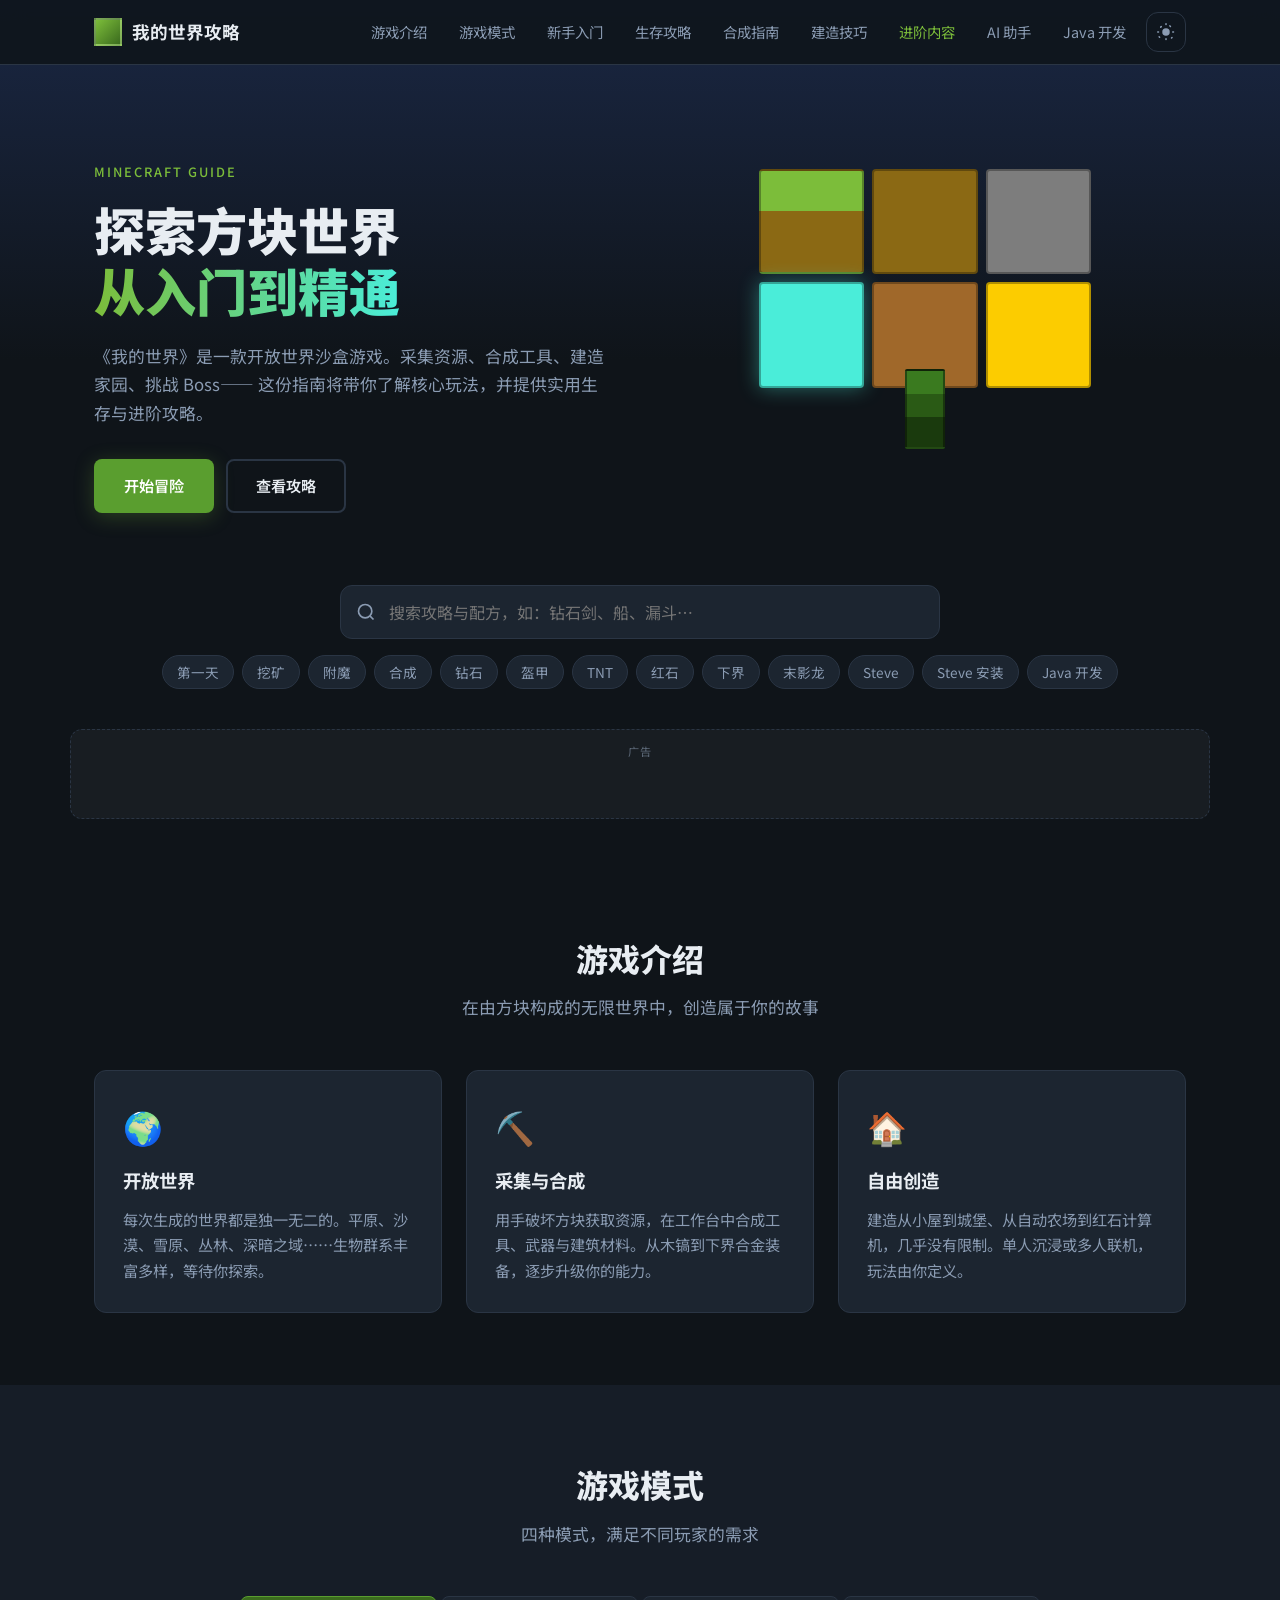
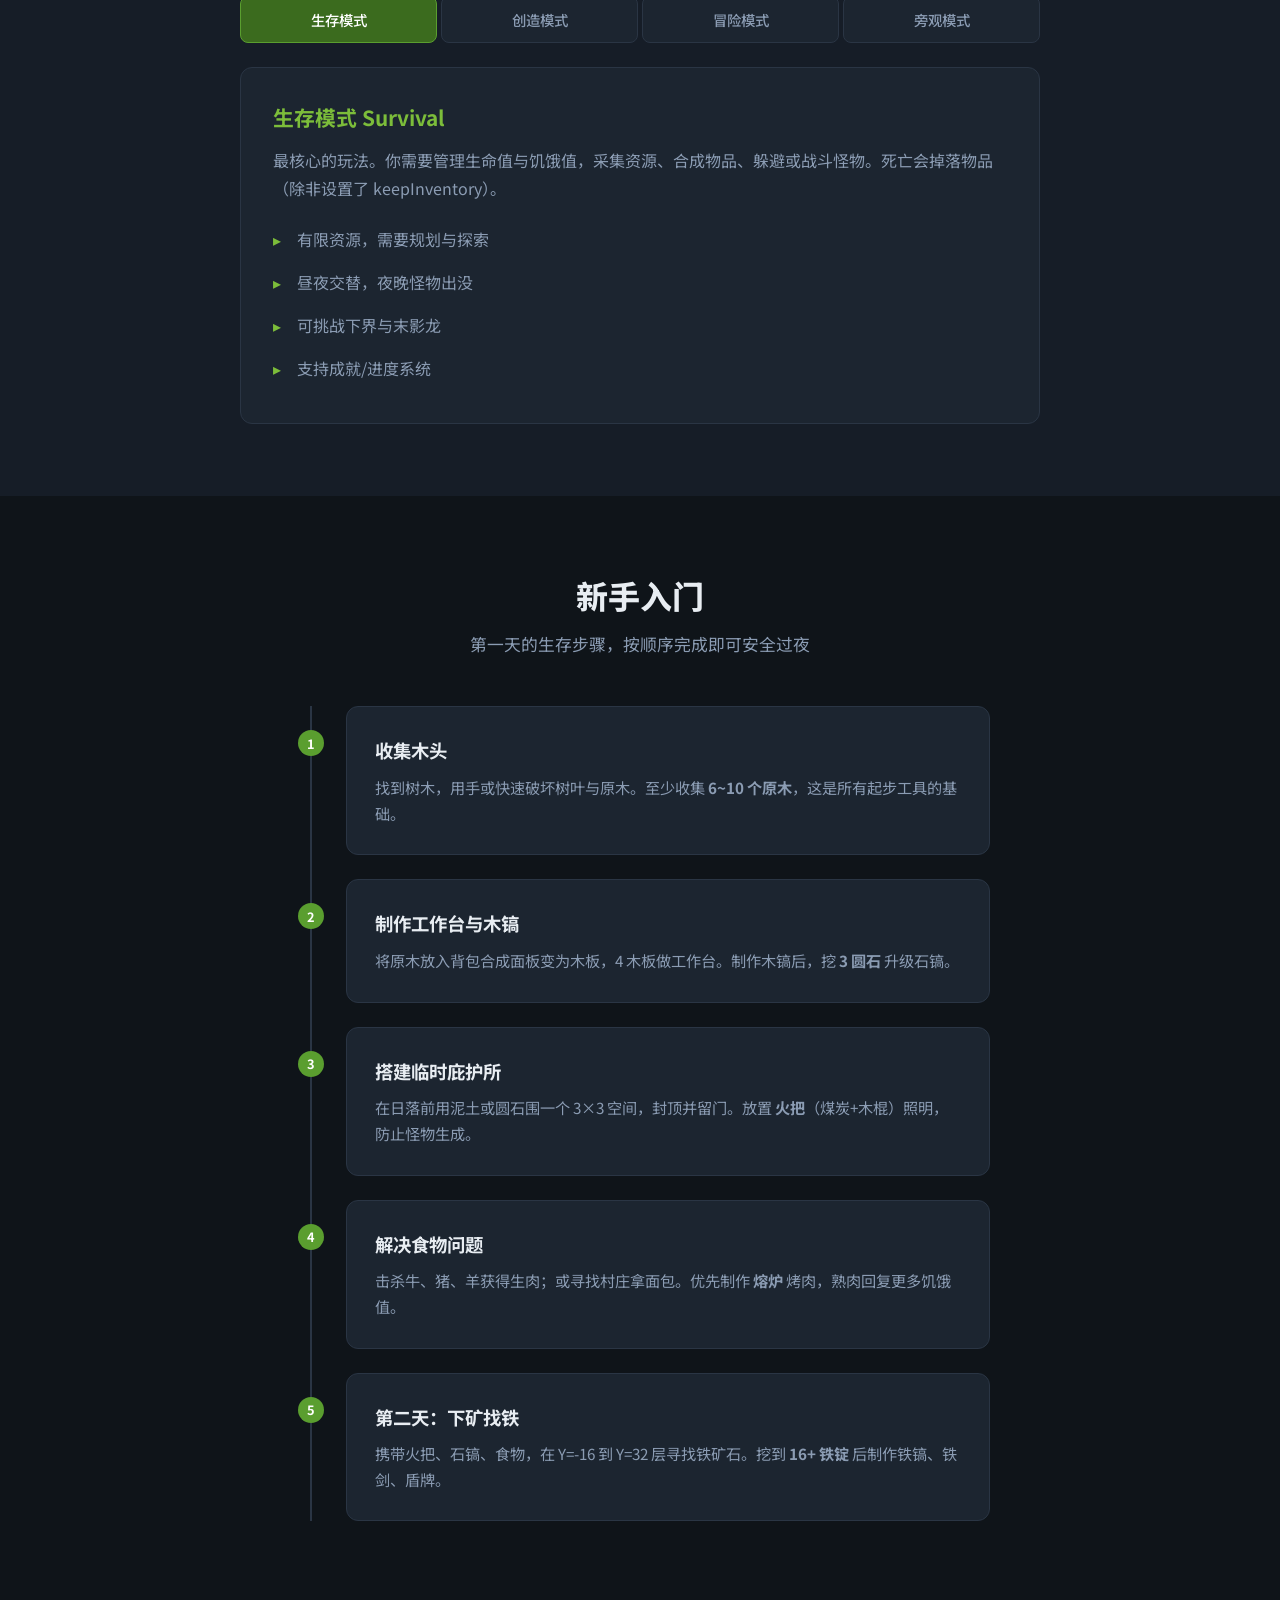
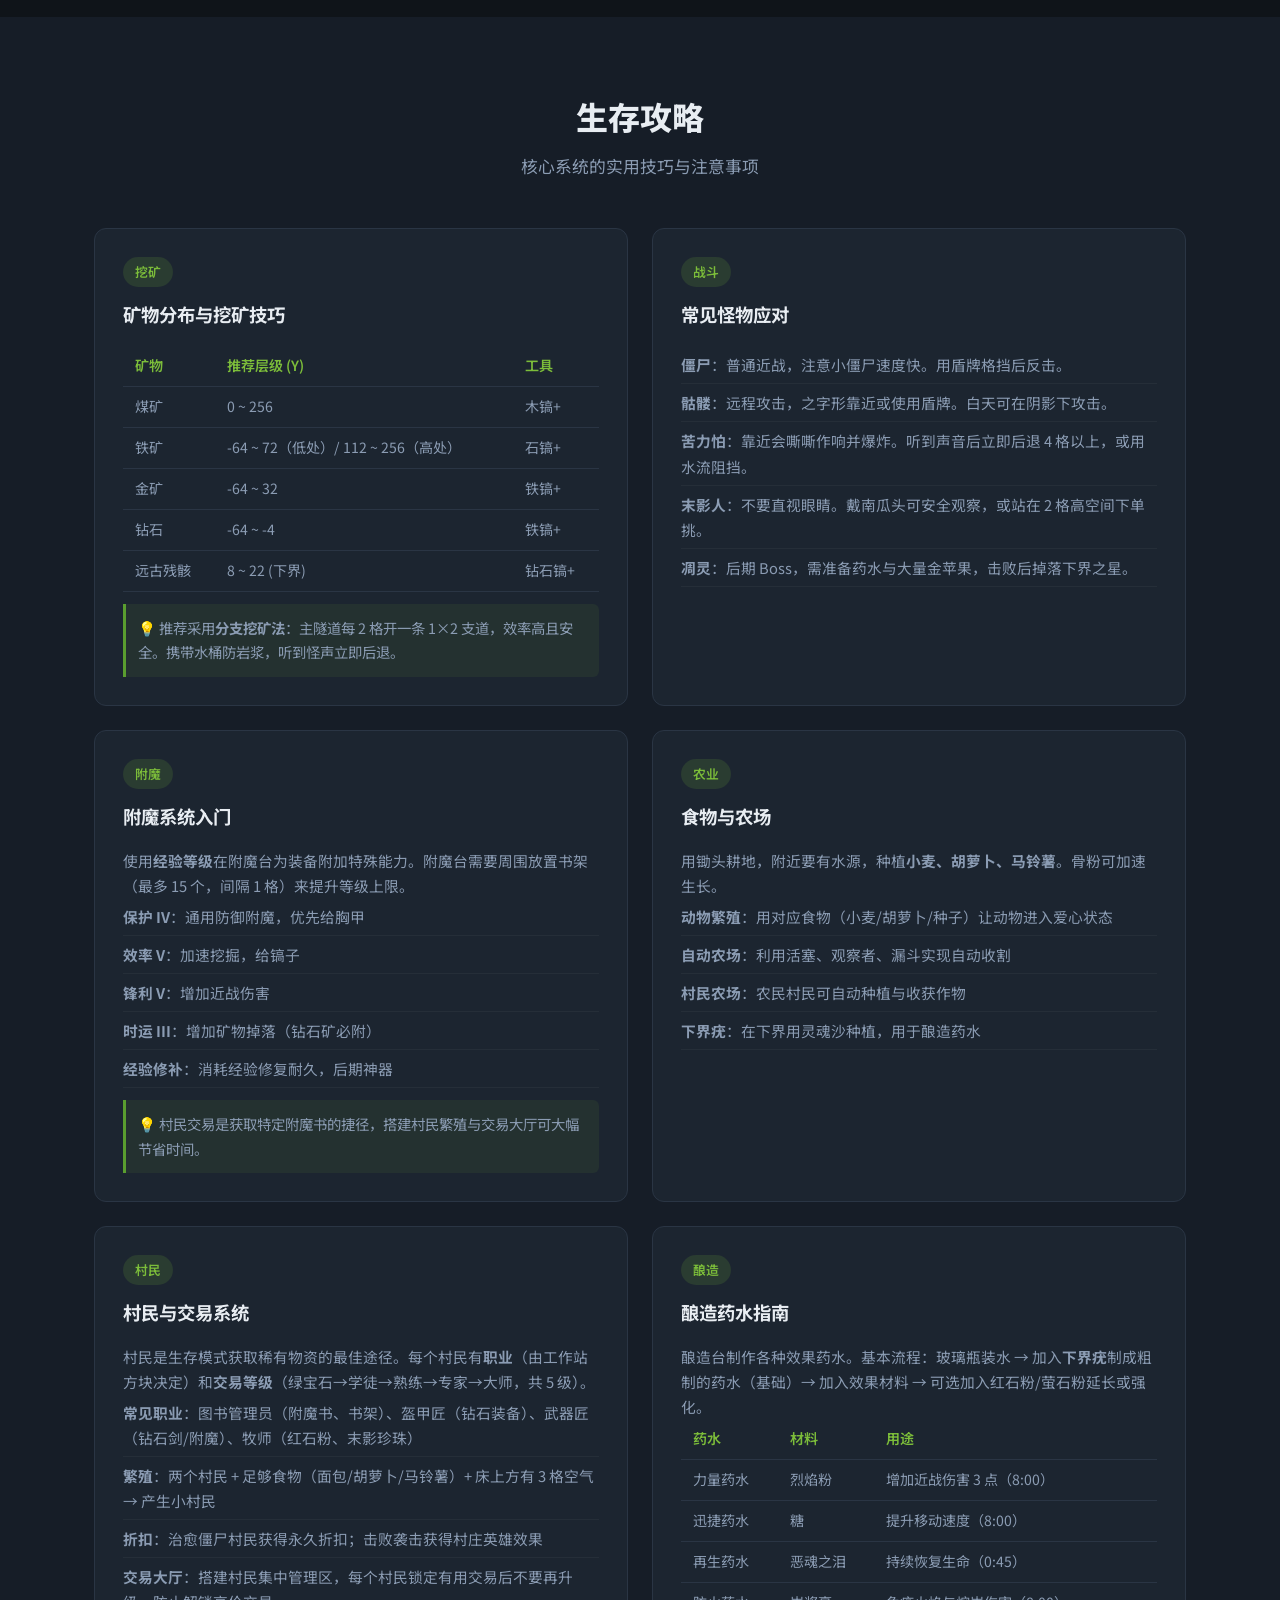
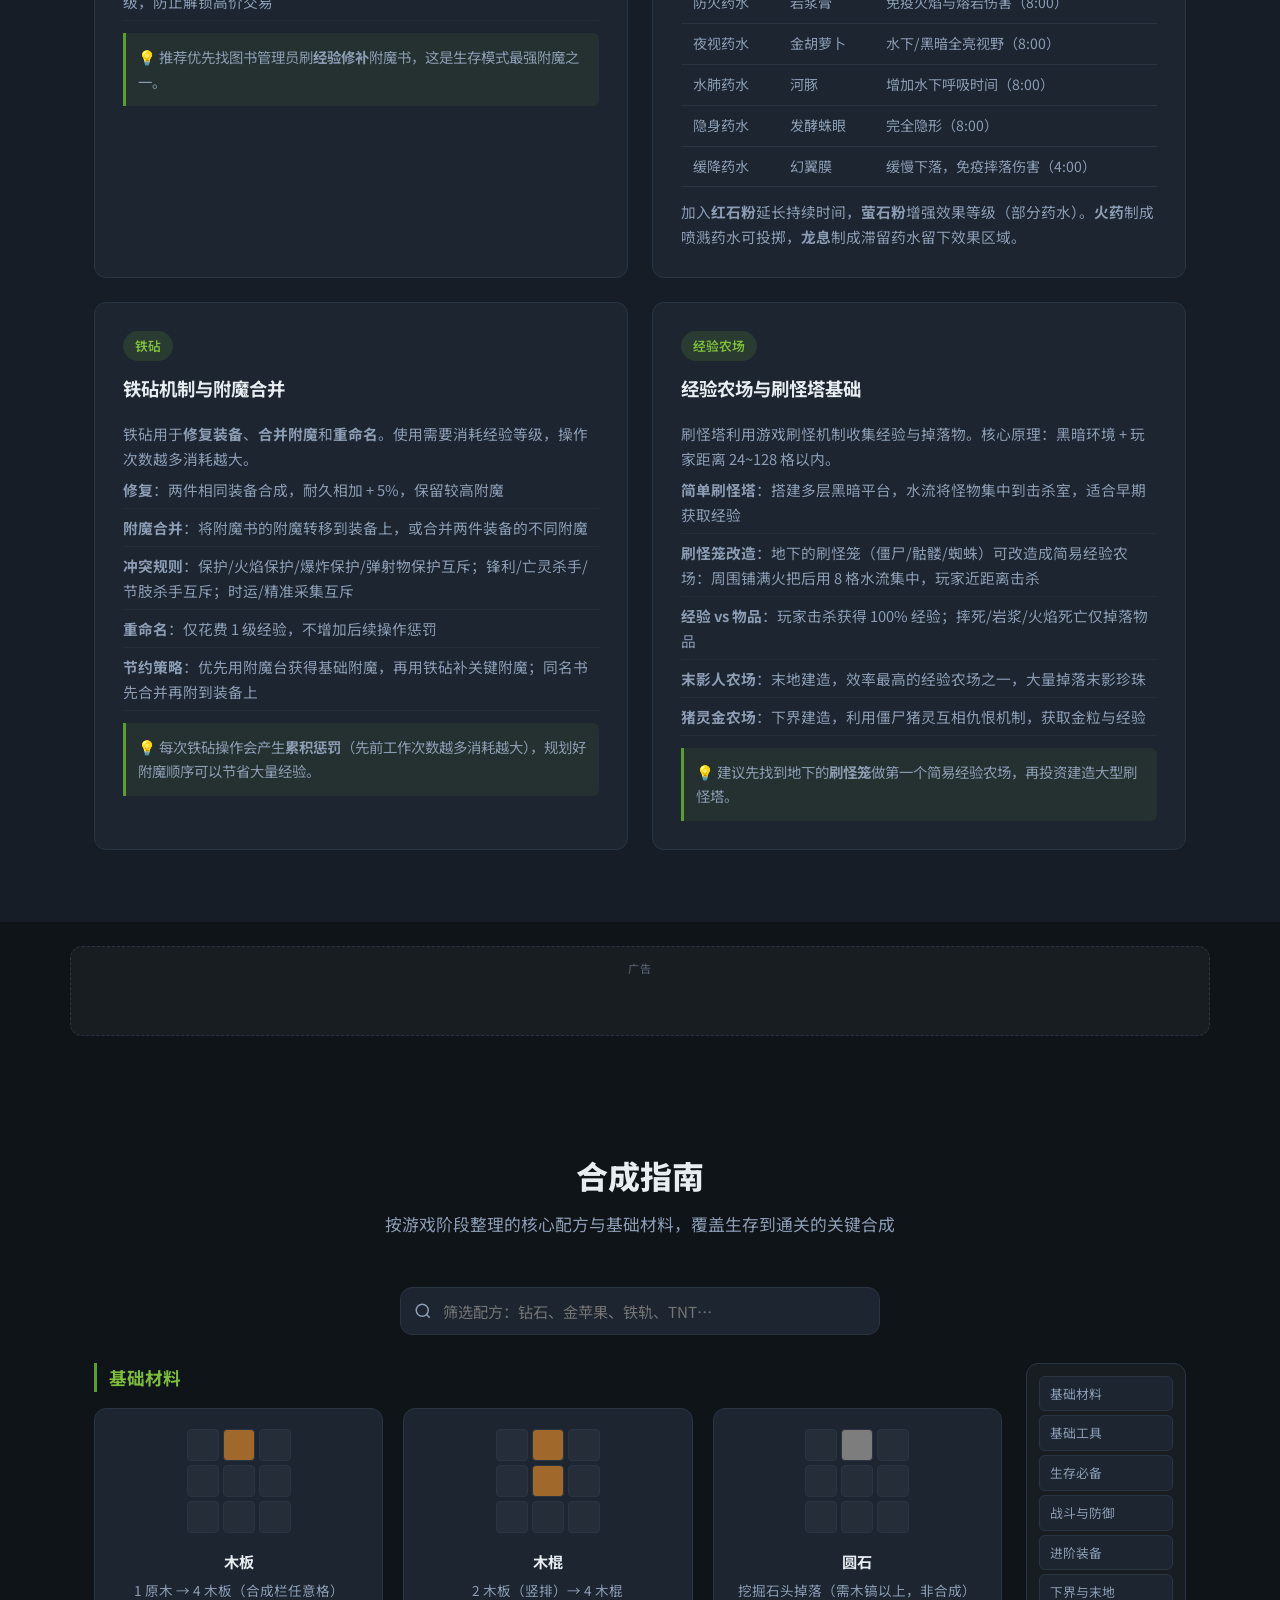
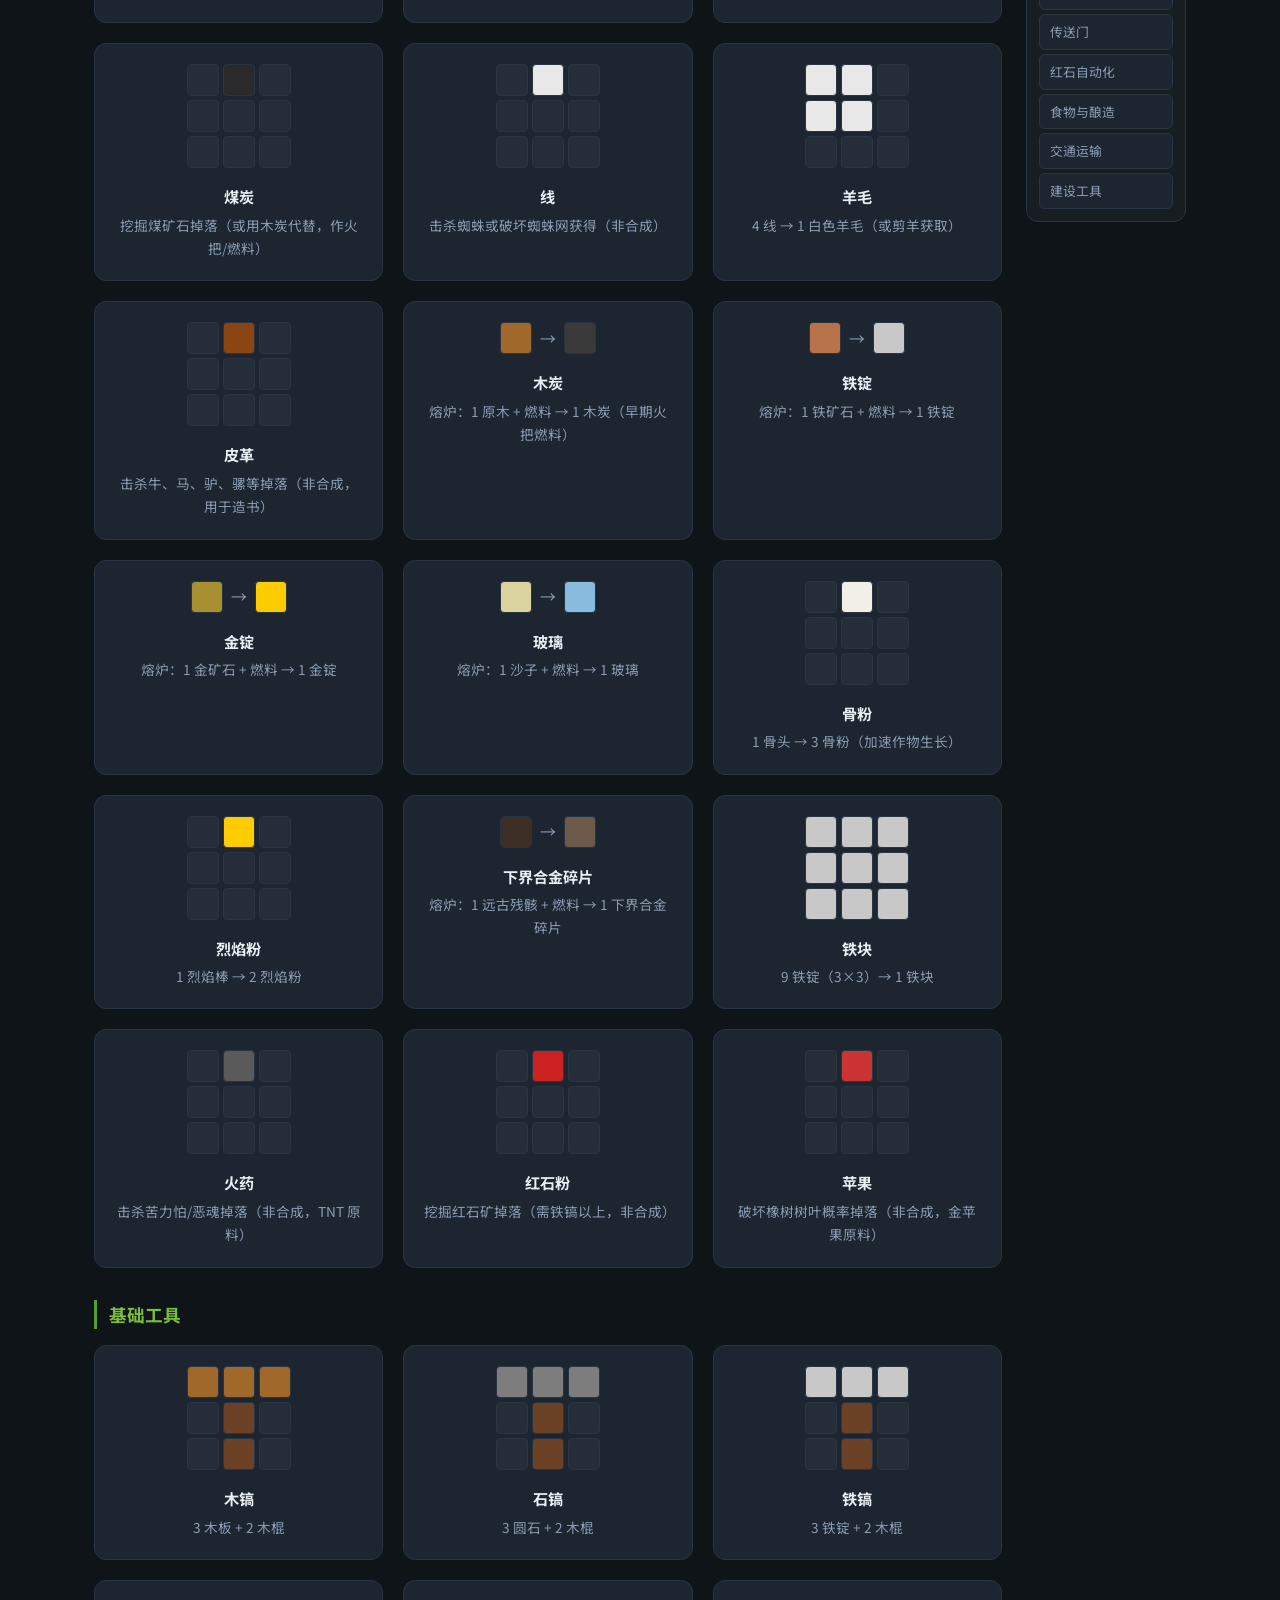
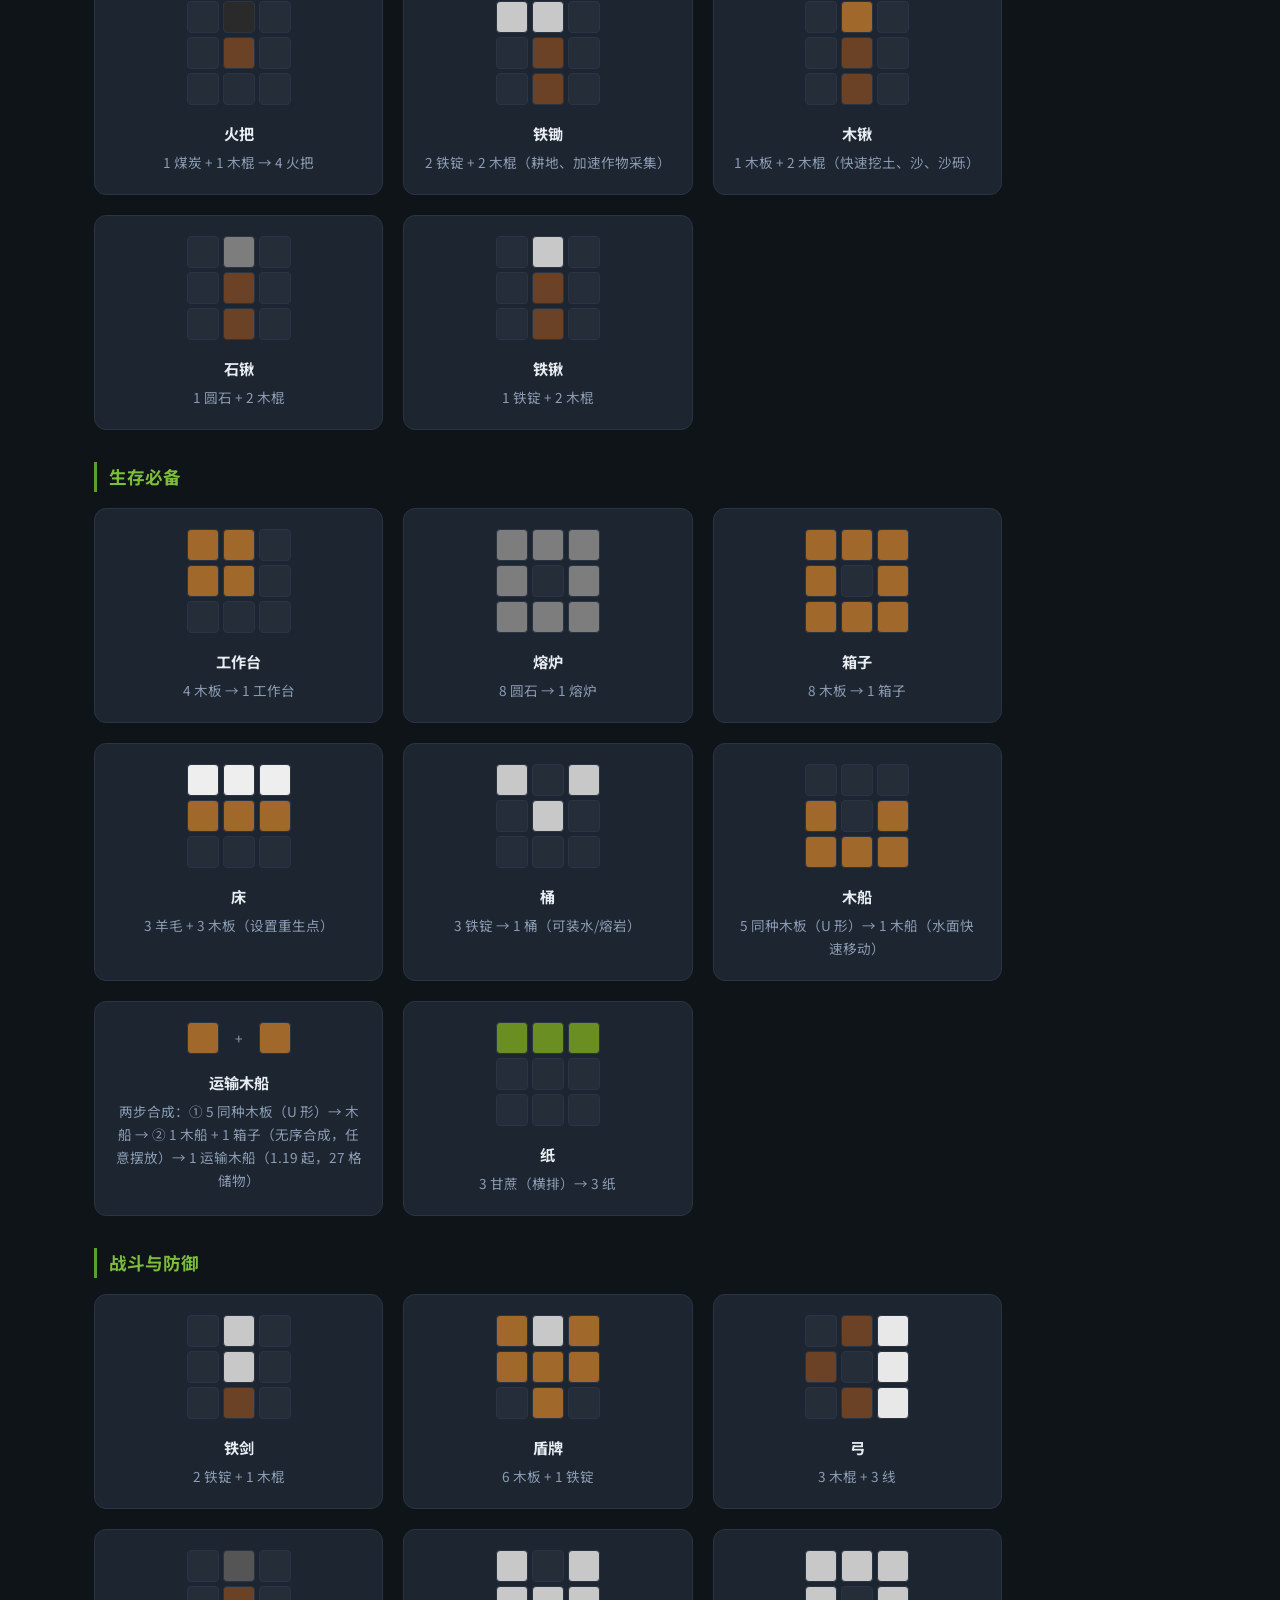
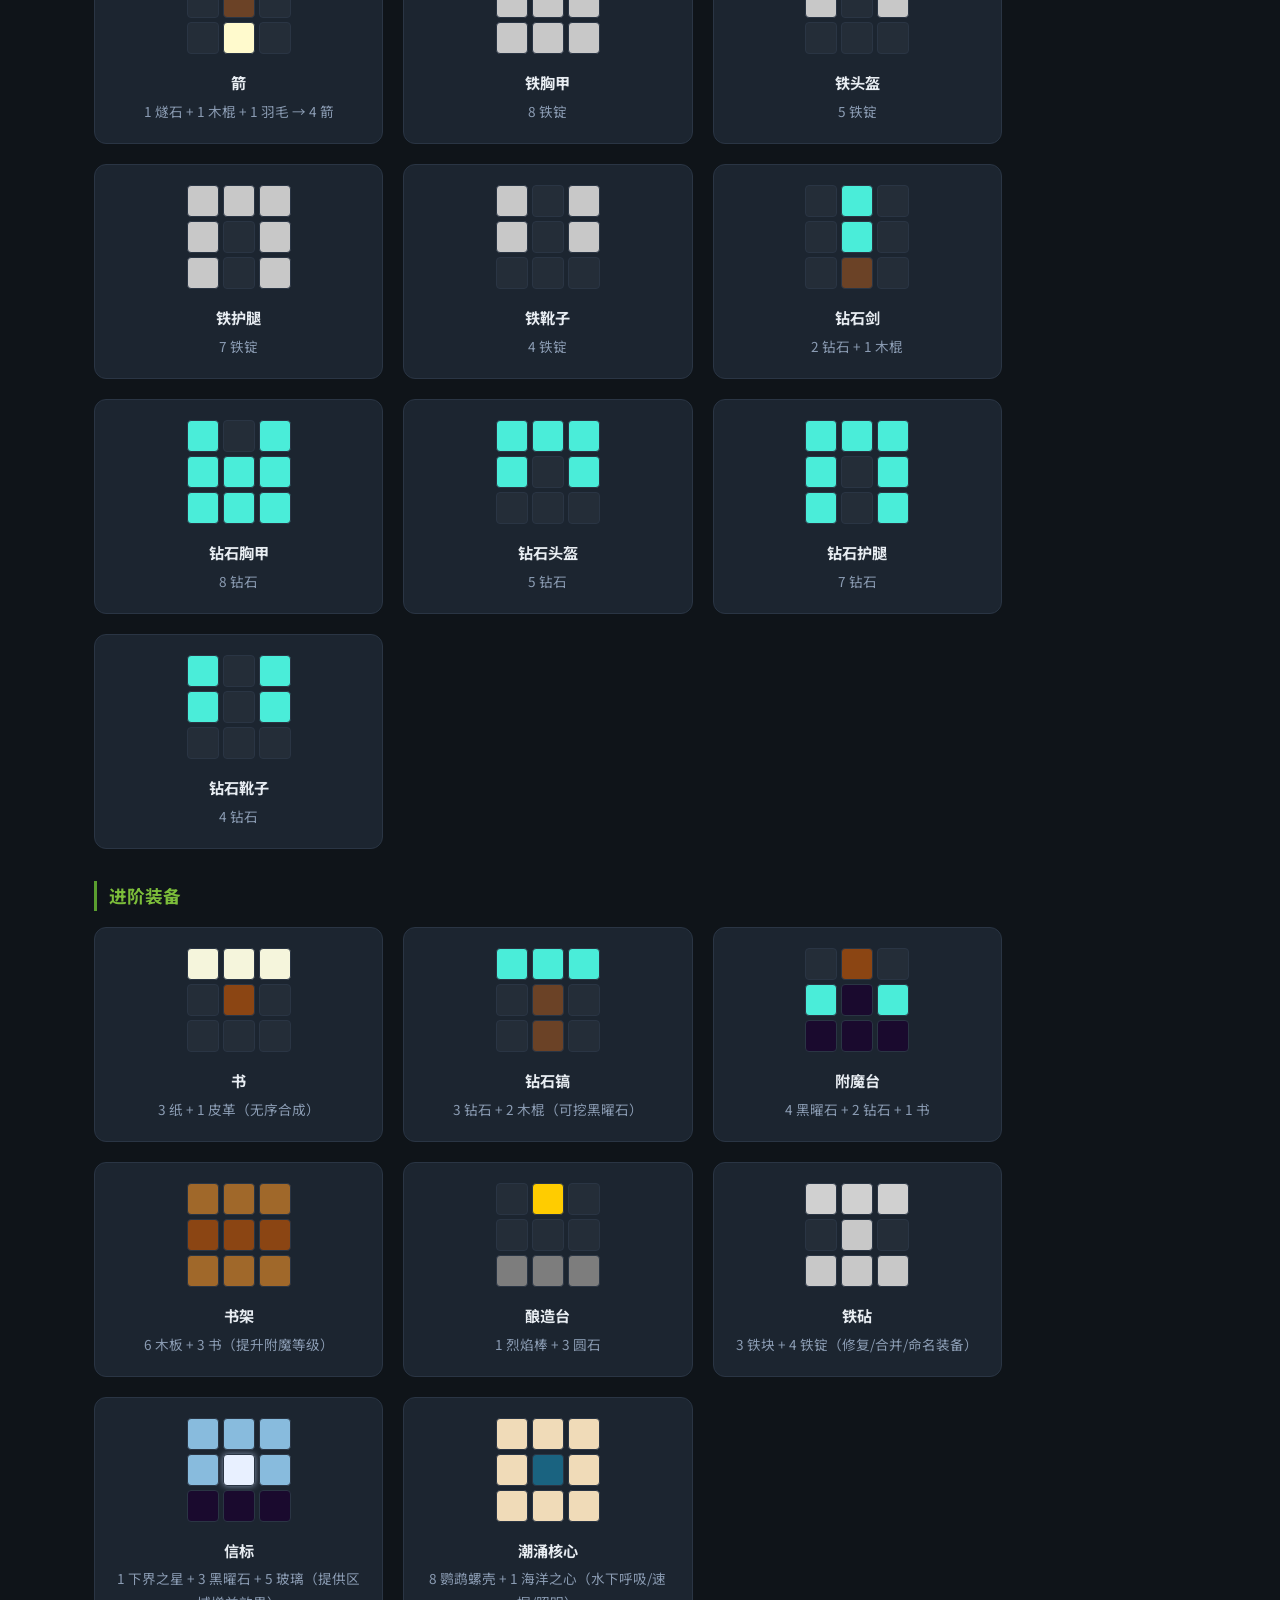
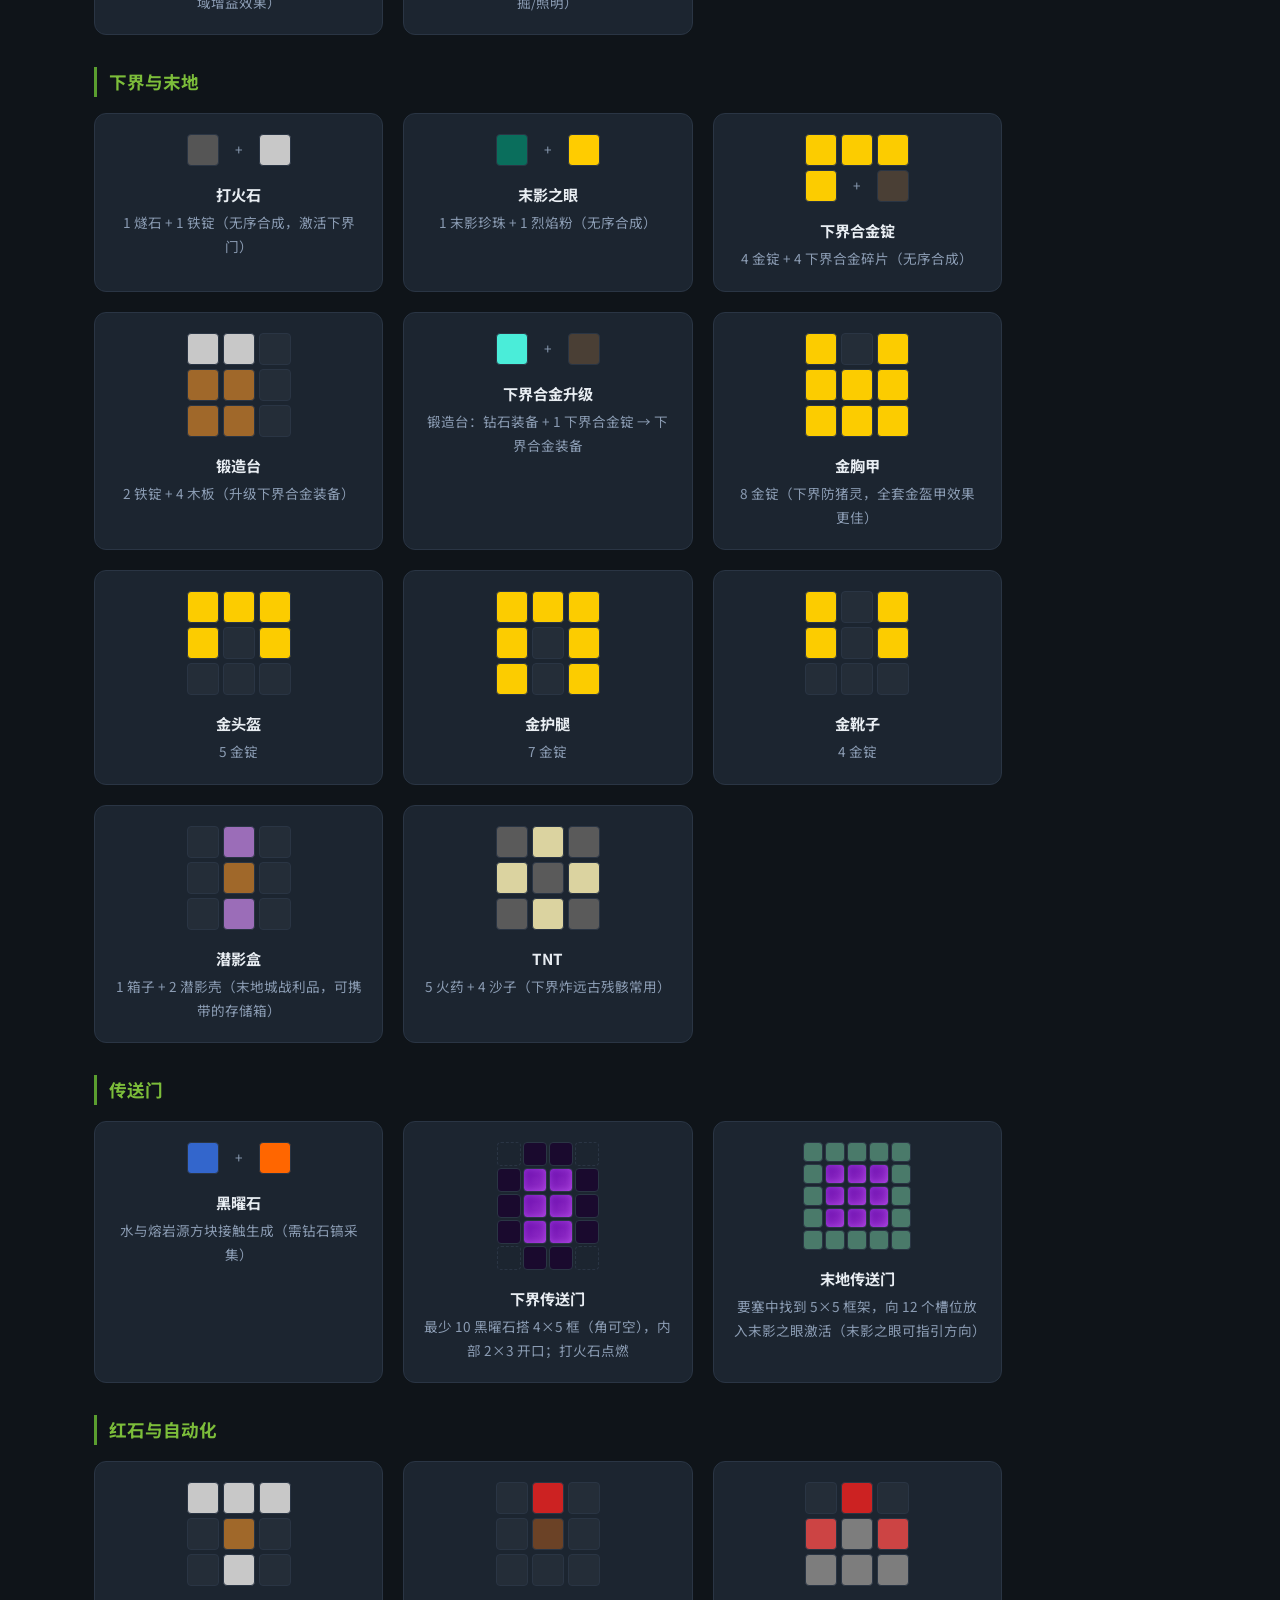
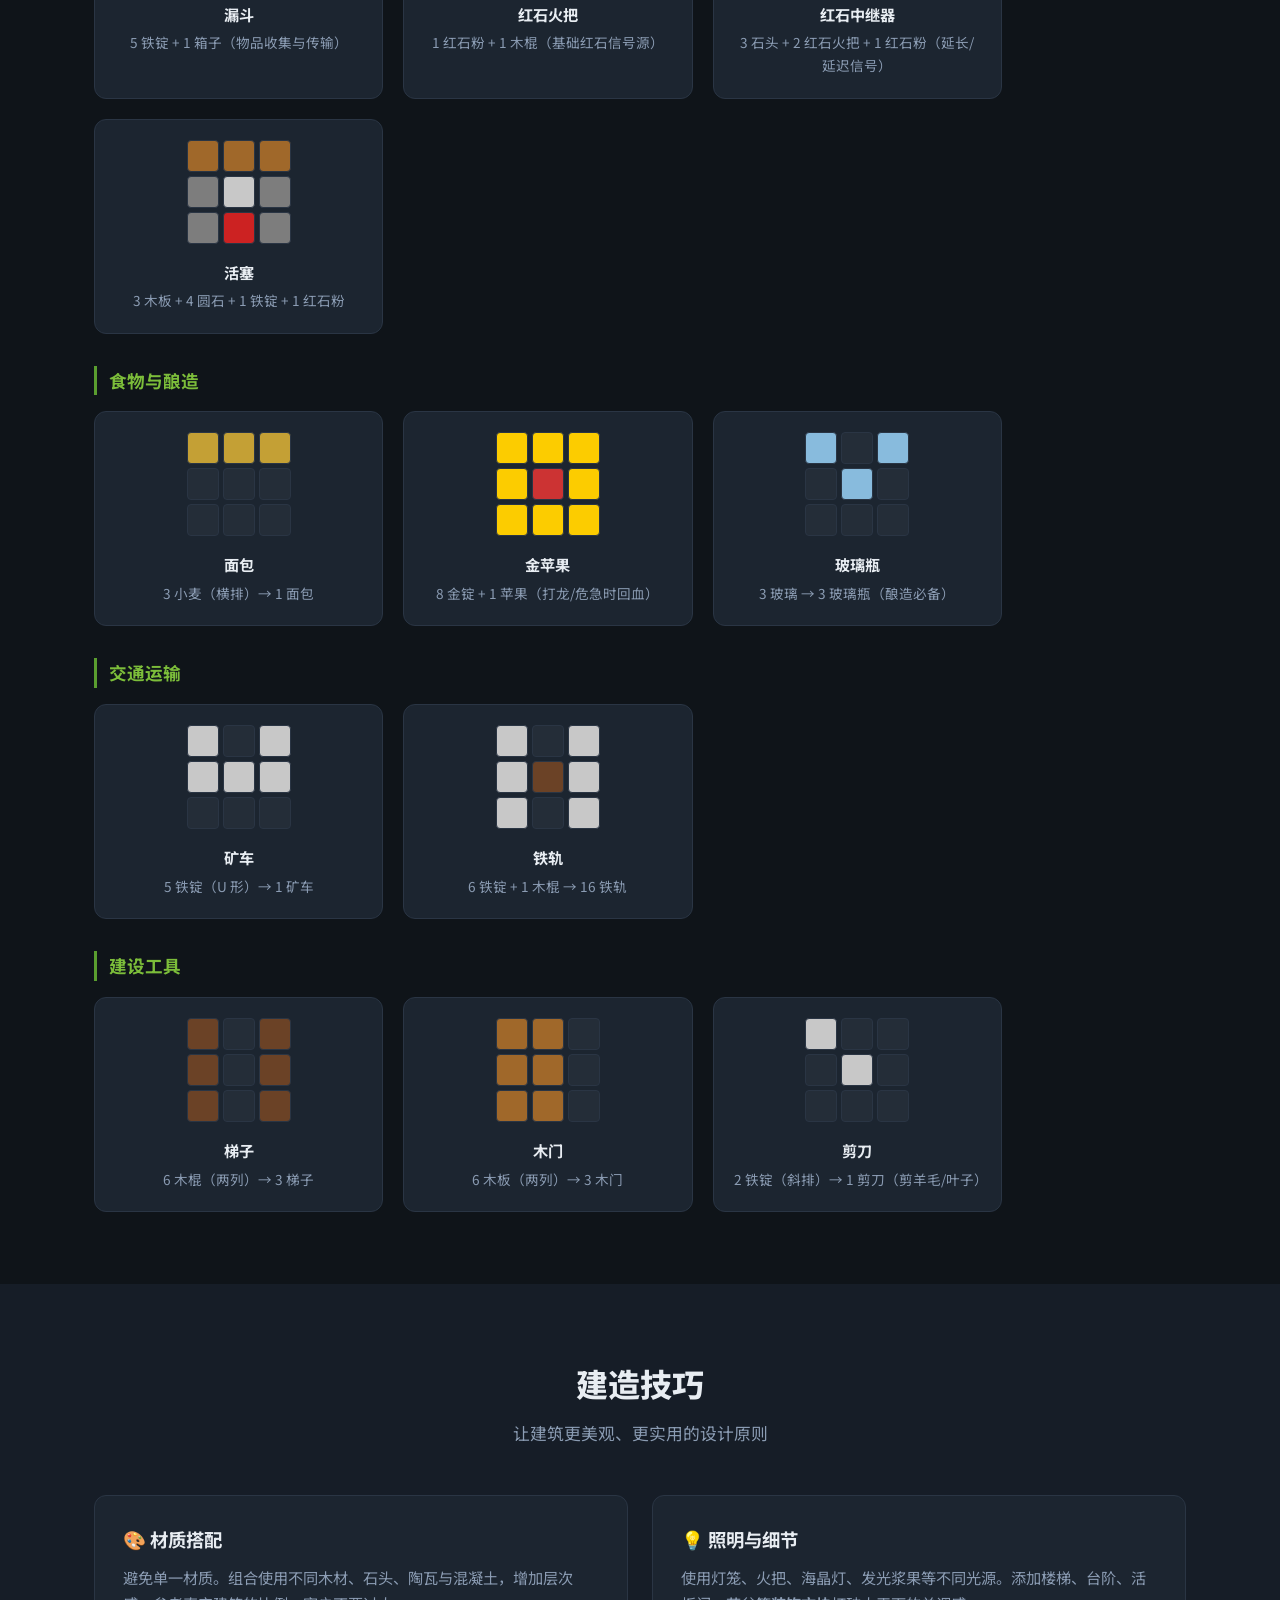
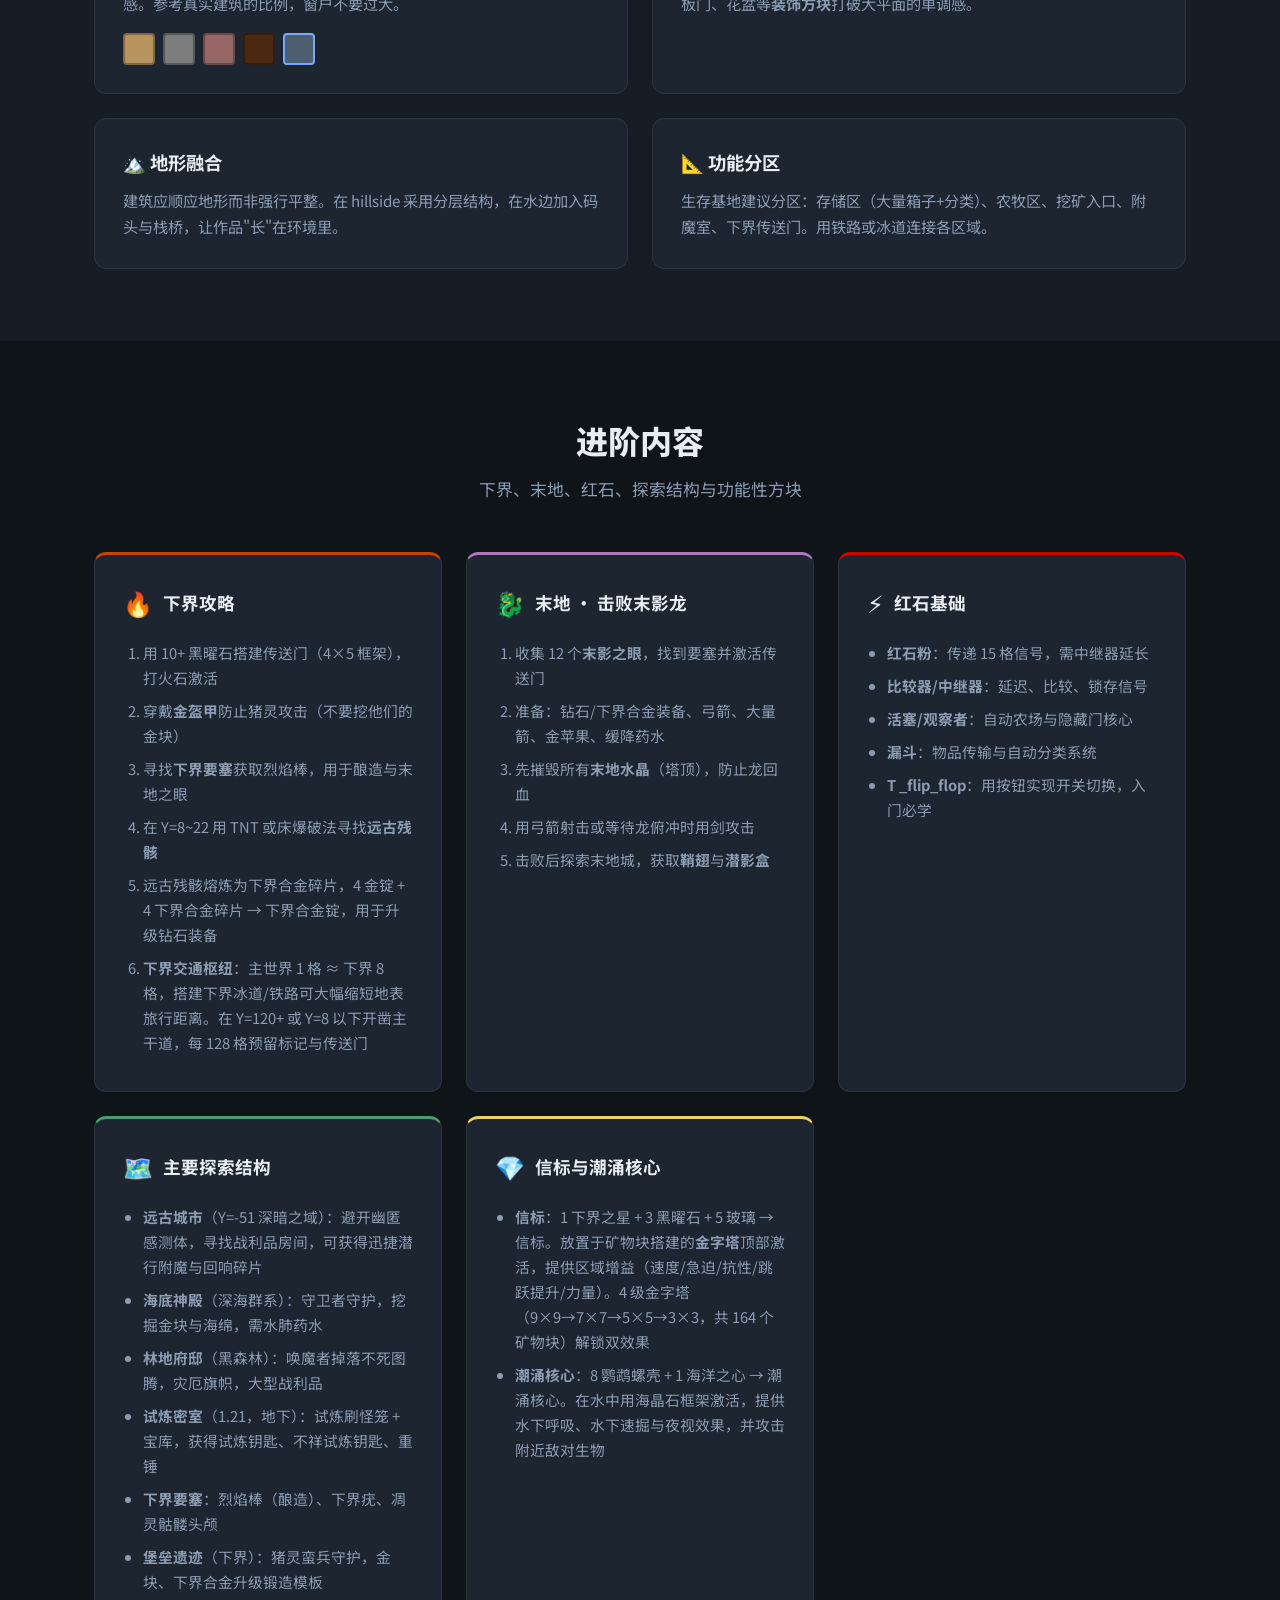
<file: index.html>
<!DOCTYPE html>
<html lang="zh-CN">
<head>
  <meta charset="UTF-8">
  <meta name="viewport" content="width=device-width, initial-scale=1.0">
  <meta name="description" content="我的世界（Minecraft）完整玩法介绍与攻略指南，涵盖生存、建造、红石、下界与末地、Steve AI 模组，以及 Java 编程与 Forge 模组开发入门。">
  <meta name="google-adsense-account" content="ca-pub-2045994937692573">
  <title>我的世界 · 玩法与攻略指南</title>
  <link rel="preconnect" href="https://fonts.googleapis.com">
  <link rel="preconnect" href="https://fonts.gstatic.com" crossorigin>
  <link href="https://fonts.googleapis.com/css2?family=Noto+Sans+SC:wght@400;500;700;900&display=swap" rel="stylesheet">
  <link rel="stylesheet" href="css/style.css">
  <script>
    (function () {
      try {
        var theme = localStorage.getItem('mcguide-theme');
        if (theme === 'light' || theme === 'dark') {
          document.documentElement.setAttribute('data-theme', theme);
        }
      } catch (e) {}
    })();
  </script>
</head>
<body>
  <div class="pixel-bg"></div>

  <header class="site-header" id="top">
    <nav class="nav container">
      <a class="logo" href="#top">
        <span class="logo-block"></span>
        <span>我的世界攻略</span>
      </a>
      <ul class="nav-links" id="navLinks">
        <li><a href="#about">游戏介绍</a></li>
        <li><a href="#modes">游戏模式</a></li>
        <li><a href="#start">新手入门</a></li>
        <li><a href="#survival">生存攻略</a></li>
        <li><a href="#craft">合成指南</a></li>
        <li><a href="#build">建造技巧</a></li>
        <li><a href="#advanced">进阶内容</a></li>
        <li><a href="#ai">AI 助手</a></li>
        <li><a href="#java">Java 开发</a></li>
      </ul>
      <div class="nav-actions">
        <button type="button" class="theme-toggle" id="themeToggle" aria-label="切换亮色主题" title="切换亮色主题">
          <svg class="icon-sun" viewBox="0 0 24 24" aria-hidden="true"><path d="M12 17a5 5 0 1 0 0-10 5 5 0 0 0 0 10Zm0-14a1 1 0 0 1-1-1V1a1 1 0 1 1 2 0v1a1 1 0 0 1-1 1Zm0 20a1 1 0 0 1-1-1v-1a1 1 0 1 1 2 0v1a1 1 0 0 1-1 1ZM4.22 6.22a1 1 0 0 1 0-1.41l.71-.71a1 1 0 1 1 1.41 1.41l-.71.71a1 1 0 0 1-1.41 0ZM18.66 20.66a1 1 0 0 1 0-1.41l.71-.71a1 1 0 0 1 1.41 1.41l-.71.71a1 1 0 0 1-1.41 0ZM1 13a1 1 0 0 1 0-2h1a1 1 0 1 1 0 2H1Zm20 0a1 1 0 0 1 0-2h1a1 1 0 0 1 0 2h-1ZM4.22 19.78a1 1 0 0 1-1.41 0l-.71-.71a1 1 0 0 1 1.41-1.41l.71.71a1 1 0 0 1 0 1.41ZM18.66 5.34a1 1 0 0 1-1.41 0l-.71-.71a1 1 0 1 1 1.41-1.41l.71.71a1 1 0 0 1 0 1.41Z"/></svg>
          <svg class="icon-moon" viewBox="0 0 24 24" aria-hidden="true"><path d="M21 14.5A8.5 8.5 0 0 1 9.5 3 7 7 0 1 0 21 14.5Z"/></svg>
        </button>
        <button class="nav-toggle" id="navToggle" aria-label="打开菜单">
          <span></span><span></span><span></span>
        </button>
      </div>
    </nav>
  </header>

  <main>
    <!-- Hero -->
    <section class="hero">
      <div class="container hero-inner">
        <div class="hero-text">
          <p class="hero-tag">Minecraft Guide</p>
          <h1>探索方块世界<br><span class="highlight">从入门到精通</span></h1>
          <p class="hero-desc">
            《我的世界》是一款开放世界沙盒游戏。采集资源、合成工具、建造家园、挑战 Boss——
            这份指南将带你了解核心玩法，并提供实用生存与进阶攻略。
          </p>
          <div class="hero-actions">
            <a href="#start" class="btn btn-primary">开始冒险</a>
            <a href="#survival" class="btn btn-outline">查看攻略</a>
          </div>
        </div>
        <div class="hero-visual">
          <div class="world-preview">
            <div class="block grass"></div>
            <div class="block dirt"></div>
            <div class="block stone"></div>
            <div class="block diamond"></div>
            <div class="block wood"></div>
            <div class="block gold"></div>
            <div class="player-silhouette"></div>
          </div>
        </div>
      </div>
    </section>

    <!-- Search -->
    <section class="search-section container">
      <div class="search-box">
        <svg class="search-icon" viewBox="0 0 24 24" fill="none" stroke="currentColor" stroke-width="2">
          <circle cx="11" cy="11" r="8"/><path d="m21 21-4.35-4.35"/>
        </svg>
        <input type="search" id="searchInput" placeholder="搜索攻略与配方，如：钻石剑、船、漏斗…" autocomplete="off">
      </div>
      <div class="search-tags">
        <button class="tag" data-search="第一天">第一天</button>
        <button class="tag" data-search="挖矿">挖矿</button>
        <button class="tag" data-search="附魔">附魔</button>
        <button class="tag" data-search="合成">合成</button>
        <button class="tag" data-search="钻石">钻石</button>
        <button class="tag" data-search="盔甲">盔甲</button>
        <button class="tag" data-search="TNT">TNT</button>
        <button class="tag" data-search="红石">红石</button>
        <button class="tag" data-search="下界">下界</button>
        <button class="tag" data-search="末影龙">末影龙</button>
        <button class="tag" data-search="Steve AI">Steve</button>
        <button class="tag" data-search="Steve 安装">Steve 安装</button>
        <button class="tag" data-search="Java Forge">Java 开发</button>
      </div>
    </section>

    <aside class="ad-container container" aria-label="广告">
      <p class="ad-label">广告</p>
      <div class="ad-slot" data-ad-key="top" hidden></div>
    </aside>

    <!-- About -->
    <section class="section" id="about">
      <div class="container">
        <div class="section-header">
          <h2>游戏介绍</h2>
          <p>在由方块构成的无限世界中，创造属于你的故事</p>
        </div>
        <div class="card-grid cols-3">
          <article class="card">
            <div class="card-icon">🌍</div>
            <h3>开放世界</h3>
            <p>每次生成的世界都是独一无二的。平原、沙漠、雪原、丛林、深暗之域……生物群系丰富多样，等待你探索。</p>
          </article>
          <article class="card">
            <div class="card-icon">⛏️</div>
            <h3>采集与合成</h3>
            <p>用手破坏方块获取资源，在工作台中合成工具、武器与建筑材料。从木镐到下界合金装备，逐步升级你的能力。</p>
          </article>
          <article class="card">
            <div class="card-icon">🏠</div>
            <h3>自由创造</h3>
            <p>建造从小屋到城堡、从自动农场到红石计算机，几乎没有限制。单人沉浸或多人联机，玩法由你定义。</p>
          </article>
        </div>
      </div>
    </section>

    <!-- Game Modes -->
    <section class="section section-alt" id="modes">
      <div class="container">
        <div class="section-header">
          <h2>游戏模式</h2>
          <p>四种模式，满足不同玩家的需求</p>
        </div>
        <div class="mode-tabs">
          <div class="tab-list" role="tablist">
            <button class="tab active" data-tab="survival-mode" role="tab">生存模式</button>
            <button class="tab" data-tab="creative-mode" role="tab">创造模式</button>
            <button class="tab" data-tab="adventure-mode" role="tab">冒险模式</button>
            <button class="tab" data-tab="spectator-mode" role="tab">旁观模式</button>
          </div>
          <div class="tab-panels">
            <div class="tab-panel active" id="survival-mode" role="tabpanel">
              <h3>生存模式 Survival</h3>
              <p>最核心的玩法。你需要管理生命值与饥饿值，采集资源、合成物品、躲避或战斗怪物。死亡会掉落物品（除非设置了 keepInventory）。</p>
              <ul class="feature-list">
                <li>有限资源，需要规划与探索</li>
                <li>昼夜交替，夜晚怪物出没</li>
                <li>可挑战下界与末影龙</li>
                <li>支持成就/进度系统</li>
              </ul>
            </div>
            <div class="tab-panel" id="creative-mode" role="tabpanel">
              <h3>创造模式 Creative</h3>
              <p>拥有无限资源，可飞行，不会受到伤害。适合建筑创作、红石实验和地图设计，无需担心生存压力。</p>
              <ul class="feature-list">
                <li>物品栏中所有方块与物品无限</li>
                <li>双击空格键飞行</li>
                <li>瞬间破坏方块</li>
                <li>无法获得成就</li>
              </ul>
            </div>
            <div class="tab-panel" id="adventure-mode" role="tabpanel">
              <h3>冒险模式 Adventure</h3>
              <p>专为自定义地图设计。玩家不能随意破坏方块，只能使用特定工具破坏特定方块，适合剧情类地图与解谜地图。</p>
              <ul class="feature-list">
                <li>方块破坏受 NBT 标签限制</li>
                <li>可与命令方块配合使用</li>
                <li>常用于服务器小游戏</li>
              </ul>
            </div>
            <div class="tab-panel" id="spectator-mode" role="tabpanel">
              <h3>旁观模式 Spectator</h3>
              <p>以幽灵形态观察世界，可穿墙飞行，无法与方块或实体交互。常用于观战或地图调试。</p>
              <ul class="feature-list">
                <li>可穿墙自由移动</li>
                <li>点击实体可附身观察</li>
                <li>无法影响游戏世界</li>
              </ul>
            </div>
          </div>
        </div>
      </div>
    </section>

    <!-- Getting Started -->
    <section class="section" id="start">
      <div class="container">
        <div class="section-header">
          <h2>新手入门</h2>
          <p>第一天的生存步骤，按顺序完成即可安全过夜</p>
        </div>
        <div class="timeline">
          <div class="timeline-item" data-keywords="第一天 新手 入门">
            <div class="timeline-marker">1</div>
            <div class="timeline-content card">
              <h3>收集木头</h3>
              <p>找到树木，用手或快速破坏树叶与原木。至少收集 <strong>6~10 个原木</strong>，这是所有起步工具的基础。</p>
            </div>
          </div>
          <div class="timeline-item" data-keywords="工作台 木镐 工具">
            <div class="timeline-marker">2</div>
            <div class="timeline-content card">
              <h3>制作工作台与木镐</h3>
              <p>将原木放入背包合成面板变为木板，4 木板做工作台。制作木镐后，挖 <strong>3 圆石</strong> 升级石镐。</p>
            </div>
          </div>
          <div class="timeline-item" data-keywords="第一天 庇护所 夜晚">
            <div class="timeline-marker">3</div>
            <div class="timeline-content card">
              <h3>搭建临时庇护所</h3>
              <p>在日落前用泥土或圆石围一个 3×3 空间，封顶并留门。放置 <strong>火把</strong>（煤炭+木棍）照明，防止怪物生成。</p>
            </div>
          </div>
          <div class="timeline-item" data-keywords="食物 饥饿 生存">
            <div class="timeline-marker">4</div>
            <div class="timeline-content card">
              <h3>解决食物问题</h3>
              <p>击杀牛、猪、羊获得生肉；或寻找村庄拿面包。优先制作 <strong>熔炉</strong> 烤肉，熟肉回复更多饥饿值。</p>
            </div>
          </div>
          <div class="timeline-item" data-keywords="挖矿 铁 装备">
            <div class="timeline-marker">5</div>
            <div class="timeline-content card">
              <h3>第二天：下矿找铁</h3>
              <p>携带火把、石镐、食物，在 Y=-16 到 Y=32 层寻找铁矿石。挖到 <strong>16+ 铁锭</strong> 后制作铁镐、铁剑、盾牌。</p>
            </div>
          </div>
        </div>
      </div>
    </section>

    <!-- Survival Guide -->
    <section class="section section-alt" id="survival">
      <div class="container">
        <div class="section-header">
          <h2>生存攻略</h2>
          <p>核心系统的实用技巧与注意事项</p>
        </div>
        <div class="guide-grid">
          <article class="guide-card" data-keywords="挖矿 钻石 矿物 层级">
            <span class="guide-badge">挖矿</span>
            <h3>矿物分布与挖矿技巧</h3>
            <div class="guide-body">
              <table class="ore-table">
                <thead>
                  <tr><th>矿物</th><th>推荐层级 (Y)</th><th>工具</th></tr>
                </thead>
                <tbody>
                  <tr><td>煤矿</td><td>0 ~ 256</td><td>木镐+</td></tr>
                  <tr><td>铁矿</td><td>-64 ~ 72（低处）/ 112 ~ 256（高处）</td><td>石镐+</td></tr>
                  <tr><td>金矿</td><td>-64 ~ 32</td><td>铁镐+</td></tr>
                  <tr><td>钻石</td><td>-64 ~ -4</td><td>铁镐+</td></tr>
                  <tr><td>远古残骸</td><td>8 ~ 22 (下界)</td><td>钻石镐+</td></tr>
                </tbody>
              </table>
              <p class="tip">💡 推荐采用<strong>分支挖矿法</strong>：主隧道每 2 格开一条 1×2 支道，效率高且安全。携带水桶防岩浆，听到怪声立即后退。</p>
            </div>
          </article>

          <article class="guide-card" data-keywords="战斗 怪物 战斗技巧">
            <span class="guide-badge">战斗</span>
            <h3>常见怪物应对</h3>
            <div class="guide-body">
              <ul class="monster-list">
                <li><strong>僵尸</strong>：普通近战，注意小僵尸速度快。用盾牌格挡后反击。</li>
                <li><strong>骷髅</strong>：远程攻击，之字形靠近或使用盾牌。白天可在阴影下攻击。</li>
                <li><strong>苦力怕</strong>：靠近会嘶嘶作响并爆炸。听到声音后立即后退 4 格以上，或用水流阻挡。</li>
                <li><strong>末影人</strong>：不要直视眼睛。戴南瓜头可安全观察，或站在 2 格高空间下单挑。</li>
                <li><strong>凋灵</strong>：后期 Boss，需准备药水与大量金苹果，击败后掉落下界之星。</li>
              </ul>
            </div>
          </article>

          <article class="guide-card" data-keywords="附魔 经验 书架 装备">
            <span class="guide-badge">附魔</span>
            <h3>附魔系统入门</h3>
            <div class="guide-body">
              <p>使用<strong>经验等级</strong>在附魔台为装备附加特殊能力。附魔台需要周围放置书架（最多 15 个，间隔 1 格）来提升等级上限。</p>
              <ul class="enchant-list">
                <li><strong>保护 IV</strong>：通用防御附魔，优先给胸甲</li>
                <li><strong>效率 V</strong>：加速挖掘，给镐子</li>
                <li><strong>锋利 V</strong>：增加近战伤害</li>
                <li><strong>时运 III</strong>：增加矿物掉落（钻石矿必附）</li>
                <li><strong>经验修补</strong>：消耗经验修复耐久，后期神器</li>
              </ul>
              <p class="tip">💡 村民交易是获取特定附魔书的捷径，搭建村民繁殖与交易大厅可大幅节省时间。</p>
            </div>
          </article>

          <article class="guide-card" data-keywords="食物 农场 自动化">
            <span class="guide-badge">农业</span>
            <h3>食物与农场</h3>
            <div class="guide-body">
              <p>用锄头耕地，附近要有水源，种植<strong>小麦、胡萝卜、马铃薯</strong>。骨粉可加速生长。</p>
              <ul class="farm-list">
                <li><strong>动物繁殖</strong>：用对应食物（小麦/胡萝卜/种子）让动物进入爱心状态</li>
                <li><strong>自动农场</strong>：利用活塞、观察者、漏斗实现自动收割</li>
                <li><strong>村民农场</strong>：农民村民可自动种植与收获作物</li>
                <li><strong>下界疣</strong>：在下界用灵魂沙种植，用于酿造药水</li>
              </ul>
            </div>
          </article>

          <article class="guide-card" data-keywords="村民 交易 图书管理员 村民繁殖 职业">
            <span class="guide-badge">村民</span>
            <h3>村民与交易系统</h3>
            <div class="guide-body">
              <p>村民是生存模式获取稀有物资的最佳途径。每个村民有<strong>职业</strong>（由工作站方块决定）和<strong>交易等级</strong>（绿宝石→学徒→熟练→专家→大师，共 5 级）。</p>
              <ul class="enchant-list">
                <li><strong>常见职业</strong>：图书管理员（附魔书、书架）、盔甲匠（钻石装备）、武器匠（钻石剑/附魔）、牧师（红石粉、末影珍珠）</li>
                <li><strong>繁殖</strong>：两个村民 + 足够食物（面包/胡萝卜/马铃薯）+ 床上方有 3 格空气 → 产生小村民</li>
                <li><strong>折扣</strong>：治愈僵尸村民获得永久折扣；击败袭击获得村庄英雄效果</li>
                <li><strong>交易大厅</strong>：搭建村民集中管理区，每个村民锁定有用交易后不要再升级，防止解锁高价交易</li>
              </ul>
              <p class="tip">💡 推荐优先找图书管理员刷<strong>经验修补</strong>附魔书，这是生存模式最强附魔之一。</p>
            </div>
          </article>

          <article class="guide-card" data-keywords="酿造 药水 酿造台 下界疣 效果">
            <span class="guide-badge">酿造</span>
            <h3>酿造药水指南</h3>
            <div class="guide-body">
              <p>酿造台制作各种效果药水。基本流程：玻璃瓶装水 → 加入<strong>下界疣</strong>制成粗制的药水（基础）→ 加入效果材料 → 可选加入红石粉/萤石粉延长或强化。</p>
              <table class="ore-table">
                <thead><tr><th>药水</th><th>材料</th><th>用途</th></tr></thead>
                <tbody>
                  <tr><td>力量药水</td><td>烈焰粉</td><td>增加近战伤害 3 点（8:00）</td></tr>
                  <tr><td>迅捷药水</td><td>糖</td><td>提升移动速度（8:00）</td></tr>
                  <tr><td>再生药水</td><td>恶魂之泪</td><td>持续恢复生命（0:45）</td></tr>
                  <tr><td>防火药水</td><td>岩浆膏</td><td>免疫火焰与熔岩伤害（8:00）</td></tr>
                  <tr><td>夜视药水</td><td>金胡萝卜</td><td>水下/黑暗全亮视野（8:00）</td></tr>
                  <tr><td>水肺药水</td><td>河豚</td><td>增加水下呼吸时间（8:00）</td></tr>
                  <tr><td>隐身药水</td><td>发酵蛛眼</td><td>完全隐形（8:00）</td></tr>
                  <tr><td>缓降药水</td><td>幻翼膜</td><td>缓慢下落，免疫摔落伤害（4:00）</td></tr>
                </tbody>
              </table>
              <p>加入<strong>红石粉</strong>延长持续时间，<strong>萤石粉</strong>增强效果等级（部分药水）。<strong>火药</strong>制成喷溅药水可投掷，<strong>龙息</strong>制成滞留药水留下效果区域。</p>
            </div>
          </article>

          <article class="guide-card" data-keywords="铁砧 附魔 合并 修复 命名">
            <span class="guide-badge">铁砧</span>
            <h3>铁砧机制与附魔合并</h3>
            <div class="guide-body">
              <p>铁砧用于<strong>修复装备</strong>、<strong>合并附魔</strong>和<strong>重命名</strong>。使用需要消耗经验等级，操作次数越多消耗越大。</p>
              <ul class="enchant-list">
                <li><strong>修复</strong>：两件相同装备合成，耐久相加 + 5%，保留较高附魔</li>
                <li><strong>附魔合并</strong>：将附魔书的附魔转移到装备上，或合并两件装备的不同附魔</li>
                <li><strong>冲突规则</strong>：保护/火焰保护/爆炸保护/弹射物保护互斥；锋利/亡灵杀手/节肢杀手互斥；时运/精准采集互斥</li>
                <li><strong>重命名</strong>：仅花费 1 级经验，不增加后续操作惩罚</li>
                <li><strong>节约策略</strong>：优先用附魔台获得基础附魔，再用铁砧补关键附魔；同名书先合并再附到装备上</li>
              </ul>
              <p class="tip">💡 每次铁砧操作会产生<strong>累积惩罚</strong>（先前工作次数越多消耗越大），规划好附魔顺序可以节省大量经验。</p>
            </div>
          </article>

          <article class="guide-card" data-keywords="经验 农场 刷怪塔 刷怪笼 经验值">
            <span class="guide-badge">经验农场</span>
            <h3>经验农场与刷怪塔基础</h3>
            <div class="guide-body">
              <p>刷怪塔利用游戏刷怪机制收集经验与掉落物。核心原理：黑暗环境 + 玩家距离 24~128 格以内。</p>
              <ul class="farm-list">
                <li><strong>简单刷怪塔</strong>：搭建多层黑暗平台，水流将怪物集中到击杀室，适合早期获取经验</li>
                <li><strong>刷怪笼改造</strong>：地下的刷怪笼（僵尸/骷髅/蜘蛛）可改造成简易经验农场：周围铺满火把后用 8 格水流集中，玩家近距离击杀</li>
                <li><strong>经验 vs 物品</strong>：玩家击杀获得 100% 经验；摔死/岩浆/火焰死亡仅掉落物品</li>
                <li><strong>末影人农场</strong>：末地建造，效率最高的经验农场之一，大量掉落末影珍珠</li>
                <li><strong>猪灵金农场</strong>：下界建造，利用僵尸猪灵互相仇恨机制，获取金粒与经验</li>
              </ul>
              <p class="tip">💡 建议先找到地下的<strong>刷怪笼</strong>做第一个简易经验农场，再投资建造大型刷怪塔。</p>
            </div>
          </article>
        </div>
      </div>
    </section>

    <aside class="ad-container container" aria-label="广告">
      <p class="ad-label">广告</p>
      <div class="ad-slot" data-ad-key="mid" hidden></div>
    </aside>

    <!-- Crafting -->
    <section class="section" id="craft">
      <div class="container">
        <div class="section-header">
          <h2>合成指南</h2>
          <p>按游戏阶段整理的核心配方与基础材料，覆盖生存到通关的关键合成</p>
        </div>
        <div class="craft-search">
          <svg class="craft-search-icon" viewBox="0 0 24 24" fill="none" stroke="currentColor" stroke-width="2" aria-hidden="true">
            <circle cx="11" cy="11" r="8"/><path d="m21 21-4.35-4.35"/>
          </svg>
          <input type="search" id="craftSearchInput" placeholder="筛选配方：钻石、金苹果、铁轨、TNT…" autocomplete="off">
          <p class="craft-search-hint" id="craftSearchHint" hidden>无匹配配方，请换关键词试试</p>
        </div>


        <div class="craft-layout">
          <div class="craft-content">

        <h3 class="craft-category" id="craft-basics">基础材料</h3>
        <div class="craft-grid">
          <div class="craft-item" data-keywords="木板 原木 木头 材料">
            <div class="craft-preview">
              <div class="craft-slot"></div>
              <div class="craft-slot filled wood"></div>
              <div class="craft-slot"></div>
              <div class="craft-slot"></div>
              <div class="craft-slot"></div>
              <div class="craft-slot"></div>
              <div class="craft-slot"></div>
              <div class="craft-slot"></div>
              <div class="craft-slot"></div>
            </div>
            <h4>木板</h4>
            <p>1 原木 → 4 木板（合成栏任意格）</p>
          </div>
          <div class="craft-item" data-keywords="木棍 基础 材料 木板">
            <div class="craft-preview">
              <div class="craft-slot"></div>
              <div class="craft-slot filled"></div>
              <div class="craft-slot"></div>
              <div class="craft-slot"></div>
              <div class="craft-slot filled"></div>
              <div class="craft-slot"></div>
              <div class="craft-slot"></div>
              <div class="craft-slot"></div>
              <div class="craft-slot"></div>
            </div>
            <h4>木棍</h4>
            <p>2 木板（竖排）→ 4 木棍</p>
          </div>
          <div class="craft-item" data-keywords="圆石 石头 采集 材料">
            <div class="craft-preview">
              <div class="craft-slot"></div>
              <div class="craft-slot filled stone"></div>
              <div class="craft-slot"></div>
              <div class="craft-slot"></div>
              <div class="craft-slot"></div>
              <div class="craft-slot"></div>
              <div class="craft-slot"></div>
              <div class="craft-slot"></div>
              <div class="craft-slot"></div>
            </div>
            <h4>圆石</h4>
            <p>挖掘石头掉落（需木镐以上，非合成）</p>
          </div>
          <div class="craft-item" data-keywords="煤炭 燃料 火把 材料">
            <div class="craft-preview">
              <div class="craft-slot"></div>
              <div class="craft-slot filled coal"></div>
              <div class="craft-slot"></div>
              <div class="craft-slot"></div>
              <div class="craft-slot"></div>
              <div class="craft-slot"></div>
              <div class="craft-slot"></div>
              <div class="craft-slot"></div>
              <div class="craft-slot"></div>
            </div>
            <h4>煤炭</h4>
            <p>挖掘煤矿石掉落（或用木炭代替，作火把/燃料）</p>
          </div>
          <div class="craft-item" data-keywords="线 蜘蛛 弓 材料">
            <div class="craft-preview">
              <div class="craft-slot"></div>
              <div class="craft-slot filled string"></div>
              <div class="craft-slot"></div>
              <div class="craft-slot"></div>
              <div class="craft-slot"></div>
              <div class="craft-slot"></div>
              <div class="craft-slot"></div>
              <div class="craft-slot"></div>
              <div class="craft-slot"></div>
            </div>
            <h4>线</h4>
            <p>击杀蜘蛛或破坏蜘蛛网获得（非合成）</p>
          </div>
          <div class="craft-item" data-keywords="羊毛 线 床 材料">
            <div class="craft-preview">
              <div class="craft-slot filled string"></div>
              <div class="craft-slot filled string"></div>
              <div class="craft-slot"></div>
              <div class="craft-slot filled string"></div>
              <div class="craft-slot filled string"></div>
              <div class="craft-slot"></div>
              <div class="craft-slot"></div>
              <div class="craft-slot"></div>
              <div class="craft-slot"></div>
            </div>
            <h4>羊毛</h4>
            <p>4 线 → 1 白色羊毛（或剪羊获取）</p>
          </div>
          <div class="craft-item" data-keywords="皮革 牛 书 材料">
            <div class="craft-preview">
              <div class="craft-slot"></div>
              <div class="craft-slot filled leather"></div>
              <div class="craft-slot"></div>
              <div class="craft-slot"></div>
              <div class="craft-slot"></div>
              <div class="craft-slot"></div>
              <div class="craft-slot"></div>
              <div class="craft-slot"></div>
              <div class="craft-slot"></div>
            </div>
            <h4>皮革</h4>
            <p>击杀牛、马、驴、骡等掉落（非合成，用于造书）</p>
          </div>
          <div class="craft-item" data-keywords="木炭 燃料 冶炼 材料">
            <div class="craft-preview smelting">
              <div class="craft-slot filled wood"></div>
              <span class="craft-arrow">→</span>
              <div class="craft-slot filled charcoal"></div>
            </div>
            <h4>木炭</h4>
            <p>熔炉：1 原木 + 燃料 → 1 木炭（早期火把燃料）</p>
          </div>
          <div class="craft-item" data-keywords="铁锭 铁矿 冶炼 材料">
            <div class="craft-preview smelting">
              <div class="craft-slot filled iron-ore"></div>
              <span class="craft-arrow">→</span>
              <div class="craft-slot filled iron"></div>
            </div>
            <h4>铁锭</h4>
            <p>熔炉：1 铁矿石 + 燃料 → 1 铁锭</p>
          </div>
          <div class="craft-item" data-keywords="金锭 金矿 冶炼 材料">
            <div class="craft-preview smelting">
              <div class="craft-slot filled gold-ore"></div>
              <span class="craft-arrow">→</span>
              <div class="craft-slot filled gold"></div>
            </div>
            <h4>金锭</h4>
            <p>熔炉：1 金矿石 + 燃料 → 1 金锭</p>
          </div>
          <div class="craft-item" data-keywords="玻璃 沙子 冶炼 材料">
            <div class="craft-preview smelting">
              <div class="craft-slot filled sand"></div>
              <span class="craft-arrow">→</span>
              <div class="craft-slot filled glass"></div>
            </div>
            <h4>玻璃</h4>
            <p>熔炉：1 沙子 + 燃料 → 1 玻璃</p>
          </div>
          <div class="craft-item" data-keywords="骨粉 骨头 农业 材料">
            <div class="craft-preview">
              <div class="craft-slot"></div>
              <div class="craft-slot filled bone"></div>
              <div class="craft-slot"></div>
              <div class="craft-slot"></div>
              <div class="craft-slot"></div>
              <div class="craft-slot"></div>
              <div class="craft-slot"></div>
              <div class="craft-slot"></div>
              <div class="craft-slot"></div>
            </div>
            <h4>骨粉</h4>
            <p>1 骨头 → 3 骨粉（加速作物生长）</p>
          </div>
          <div class="craft-item" data-keywords="烈焰粉 烈焰棒 酿造 材料">
            <div class="craft-preview">
              <div class="craft-slot"></div>
              <div class="craft-slot filled blaze"></div>
              <div class="craft-slot"></div>
              <div class="craft-slot"></div>
              <div class="craft-slot"></div>
              <div class="craft-slot"></div>
              <div class="craft-slot"></div>
              <div class="craft-slot"></div>
              <div class="craft-slot"></div>
            </div>
            <h4>烈焰粉</h4>
            <p>1 烈焰棒 → 2 烈焰粉</p>
          </div>
          <div class="craft-item" data-keywords="下界合金碎片 远古残骸 冶炼 材料">
            <div class="craft-preview smelting">
              <div class="craft-slot filled ancient-debris"></div>
              <span class="craft-arrow">→</span>
              <div class="craft-slot filled netherite-scrap"></div>
            </div>
            <h4>下界合金碎片</h4>
            <p>熔炉：1 远古残骸 + 燃料 → 1 下界合金碎片</p>
          </div>
          <div class="craft-item" data-keywords="铁块 铁锭 材料 铁砧">
            <div class="craft-preview">
              <div class="craft-slot filled iron"></div>
              <div class="craft-slot filled iron"></div>
              <div class="craft-slot filled iron"></div>
              <div class="craft-slot filled iron"></div>
              <div class="craft-slot filled iron"></div>
              <div class="craft-slot filled iron"></div>
              <div class="craft-slot filled iron"></div>
              <div class="craft-slot filled iron"></div>
              <div class="craft-slot filled iron"></div>
            </div>
            <h4>铁块</h4>
            <p>9 铁锭（3×3）→ 1 铁块</p>
          </div>
          <div class="craft-item" data-keywords="火药 苦力怕 材料 TNT">
            <div class="craft-preview">
              <div class="craft-slot"></div>
              <div class="craft-slot filled gunpowder"></div>
              <div class="craft-slot"></div>
              <div class="craft-slot"></div>
              <div class="craft-slot"></div>
              <div class="craft-slot"></div>
              <div class="craft-slot"></div>
              <div class="craft-slot"></div>
              <div class="craft-slot"></div>
            </div>
            <h4>火药</h4>
            <p>击杀苦力怕/恶魂掉落（非合成，TNT 原料）</p>
          </div>
          <div class="craft-item" data-keywords="红石粉 红石 挖矿 材料">
            <div class="craft-preview">
              <div class="craft-slot"></div>
              <div class="craft-slot filled redstone"></div>
              <div class="craft-slot"></div>
              <div class="craft-slot"></div>
              <div class="craft-slot"></div>
              <div class="craft-slot"></div>
              <div class="craft-slot"></div>
              <div class="craft-slot"></div>
              <div class="craft-slot"></div>
            </div>
            <h4>红石粉</h4>
            <p>挖掘红石矿掉落（需铁镐以上，非合成）</p>
          </div>
          <div class="craft-item" data-keywords="苹果 金苹果 材料 食物">
            <div class="craft-preview">
              <div class="craft-slot"></div>
              <div class="craft-slot filled apple"></div>
              <div class="craft-slot"></div>
              <div class="craft-slot"></div>
              <div class="craft-slot"></div>
              <div class="craft-slot"></div>
              <div class="craft-slot"></div>
              <div class="craft-slot"></div>
              <div class="craft-slot"></div>
            </div>
            <h4>苹果</h4>
            <p>破坏橡树树叶概率掉落（非合成，金苹果原料）</p>
          </div>
        </div>

        <h3 class="craft-category" id="craft-tools">基础工具</h3>
        <div class="craft-grid">
          <div class="craft-item" data-keywords="木镐 工具 木头">
            <div class="craft-preview">
              <div class="craft-slot filled"></div>
              <div class="craft-slot filled"></div>
              <div class="craft-slot filled"></div>
              <div class="craft-slot"></div>
              <div class="craft-slot filled stick"></div>
              <div class="craft-slot"></div>
              <div class="craft-slot"></div>
              <div class="craft-slot filled stick"></div>
              <div class="craft-slot"></div>
            </div>
            <h4>木镐</h4>
            <p>3 木板 + 2 木棍</p>
          </div>
          <div class="craft-item" data-keywords="石镐 工具 圆石">
            <div class="craft-preview">
              <div class="craft-slot filled stone"></div>
              <div class="craft-slot filled stone"></div>
              <div class="craft-slot filled stone"></div>
              <div class="craft-slot"></div>
              <div class="craft-slot filled stick"></div>
              <div class="craft-slot"></div>
              <div class="craft-slot"></div>
              <div class="craft-slot filled stick"></div>
              <div class="craft-slot"></div>
            </div>
            <h4>石镐</h4>
            <p>3 圆石 + 2 木棍</p>
          </div>
          <div class="craft-item" data-keywords="铁镐 工具 挖矿">
            <div class="craft-preview">
              <div class="craft-slot filled iron"></div>
              <div class="craft-slot filled iron"></div>
              <div class="craft-slot filled iron"></div>
              <div class="craft-slot"></div>
              <div class="craft-slot filled stick"></div>
              <div class="craft-slot"></div>
              <div class="craft-slot"></div>
              <div class="craft-slot filled stick"></div>
              <div class="craft-slot"></div>
            </div>
            <h4>铁镐</h4>
            <p>3 铁锭 + 2 木棍</p>
          </div>
          <div class="craft-item" data-keywords="火把 照明 煤炭">
            <div class="craft-preview">
              <div class="craft-slot"></div>
              <div class="craft-slot filled coal"></div>
              <div class="craft-slot"></div>
              <div class="craft-slot"></div>
              <div class="craft-slot filled stick"></div>
              <div class="craft-slot"></div>
              <div class="craft-slot"></div>
              <div class="craft-slot"></div>
              <div class="craft-slot"></div>
            </div>
            <h4>火把</h4>
            <p>1 煤炭 + 1 木棍 → 4 火把</p>
          </div>
          <div class="craft-item" data-keywords="铁锄 锄头 农业 耕地">
            <div class="craft-preview">
              <div class="craft-slot filled iron"></div>
              <div class="craft-slot filled iron"></div>
              <div class="craft-slot"></div>
              <div class="craft-slot"></div>
              <div class="craft-slot filled stick"></div>
              <div class="craft-slot"></div>
              <div class="craft-slot"></div>
              <div class="craft-slot filled stick"></div>
              <div class="craft-slot"></div>
            </div>
            <h4>铁锄</h4>
            <p>2 铁锭 + 2 木棍（耕地、加速作物采集）</p>
          </div>
          <div class="craft-item" data-keywords="木锹 铲子 工具 泥土">
            <div class="craft-preview">
              <div class="craft-slot"></div>
              <div class="craft-slot filled"></div>
              <div class="craft-slot"></div>
              <div class="craft-slot"></div>
              <div class="craft-slot filled stick"></div>
              <div class="craft-slot"></div>
              <div class="craft-slot"></div>
              <div class="craft-slot filled stick"></div>
              <div class="craft-slot"></div>
            </div>
            <h4>木锹</h4>
            <p>1 木板 + 2 木棍（快速挖土、沙、沙砾）</p>
          </div>
          <div class="craft-item" data-keywords="石锹 铲子 工具 泥土">
            <div class="craft-preview">
              <div class="craft-slot"></div>
              <div class="craft-slot filled stone"></div>
              <div class="craft-slot"></div>
              <div class="craft-slot"></div>
              <div class="craft-slot filled stick"></div>
              <div class="craft-slot"></div>
              <div class="craft-slot"></div>
              <div class="craft-slot filled stick"></div>
              <div class="craft-slot"></div>
            </div>
            <h4>石锹</h4>
            <p>1 圆石 + 2 木棍</p>
          </div>
          <div class="craft-item" data-keywords="铁锹 铲子 工具 泥土">
            <div class="craft-preview">
              <div class="craft-slot"></div>
              <div class="craft-slot filled iron"></div>
              <div class="craft-slot"></div>
              <div class="craft-slot"></div>
              <div class="craft-slot filled stick"></div>
              <div class="craft-slot"></div>
              <div class="craft-slot"></div>
              <div class="craft-slot filled stick"></div>
              <div class="craft-slot"></div>
            </div>
            <h4>铁锹</h4>
            <p>1 铁锭 + 2 木棍</p>
          </div>
        </div>

        <h3 class="craft-category" id="craft-essentials">生存必备</h3>
        <div class="craft-grid">
          <div class="craft-item" data-keywords="工作台 合成">
            <div class="craft-preview">
              <div class="craft-slot filled"></div>
              <div class="craft-slot filled"></div>
              <div class="craft-slot"></div>
              <div class="craft-slot filled"></div>
              <div class="craft-slot filled"></div>
              <div class="craft-slot"></div>
              <div class="craft-slot"></div>
              <div class="craft-slot"></div>
              <div class="craft-slot"></div>
            </div>
            <h4>工作台</h4>
            <p>4 木板 → 1 工作台</p>
          </div>
          <div class="craft-item" data-keywords="熔炉 烤肉 冶炼">
            <div class="craft-preview">
              <div class="craft-slot filled stone"></div>
              <div class="craft-slot filled stone"></div>
              <div class="craft-slot filled stone"></div>
              <div class="craft-slot filled stone"></div>
              <div class="craft-slot"></div>
              <div class="craft-slot filled stone"></div>
              <div class="craft-slot filled stone"></div>
              <div class="craft-slot filled stone"></div>
              <div class="craft-slot filled stone"></div>
            </div>
            <h4>熔炉</h4>
            <p>8 圆石 → 1 熔炉</p>
          </div>
          <div class="craft-item" data-keywords="箱子 存储 收纳">
            <div class="craft-preview">
              <div class="craft-slot filled"></div>
              <div class="craft-slot filled"></div>
              <div class="craft-slot filled"></div>
              <div class="craft-slot filled"></div>
              <div class="craft-slot"></div>
              <div class="craft-slot filled"></div>
              <div class="craft-slot filled"></div>
              <div class="craft-slot filled"></div>
              <div class="craft-slot filled"></div>
            </div>
            <h4>箱子</h4>
            <p>8 木板 → 1 箱子</p>
          </div>
          <div class="craft-item" data-keywords="床 重生点 跳过夜晚">
            <div class="craft-preview">
              <div class="craft-slot filled wool"></div>
              <div class="craft-slot filled wool"></div>
              <div class="craft-slot filled wool"></div>
              <div class="craft-slot filled wood"></div>
              <div class="craft-slot filled wood"></div>
              <div class="craft-slot filled wood"></div>
              <div class="craft-slot"></div>
              <div class="craft-slot"></div>
              <div class="craft-slot"></div>
            </div>
            <h4>床</h4>
            <p>3 羊毛 + 3 木板（设置重生点）</p>
          </div>
          <div class="craft-item" data-keywords="桶 水 岩浆 牛奶">
            <div class="craft-preview">
              <div class="craft-slot filled iron"></div>
              <div class="craft-slot"></div>
              <div class="craft-slot filled iron"></div>
              <div class="craft-slot"></div>
              <div class="craft-slot filled iron"></div>
              <div class="craft-slot"></div>
              <div class="craft-slot"></div>
              <div class="craft-slot"></div>
              <div class="craft-slot"></div>
            </div>
            <h4>桶</h4>
            <p>3 铁锭 → 1 桶（可装水/熔岩）</p>
          </div>
          <div class="craft-item" data-keywords="木船 船 水路 交通">
            <div class="craft-preview">
              <div class="craft-slot"></div>
              <div class="craft-slot"></div>
              <div class="craft-slot"></div>
              <div class="craft-slot filled wood"></div>
              <div class="craft-slot"></div>
              <div class="craft-slot filled wood"></div>
              <div class="craft-slot filled wood"></div>
              <div class="craft-slot filled wood"></div>
              <div class="craft-slot filled wood"></div>
            </div>
            <h4>木船</h4>
            <p>5 同种木板（U 形）→ 1 木船（水面快速移动）</p>
          </div>
          <div class="craft-item" data-keywords="运输木船 运输船 箱船 船 存储 1.19">
            <div class="craft-preview shapeless">
              <div class="craft-slot filled wood"></div>
              <div class="craft-slot craft-plus">+</div>
              <div class="craft-slot filled"></div>
            </div>
            <h4>运输木船</h4>
            <p>两步合成：① 5 同种木板（U 形）→ 木船 → ② 1 木船 + 1 箱子（无序合成，任意摆放）→ 1 运输木船（1.19 起，27 格储物）</p>
          </div>
          <div class="craft-item" data-keywords="纸 甘蔗 书 材料">
            <div class="craft-preview">
              <div class="craft-slot filled sugar"></div>
              <div class="craft-slot filled sugar"></div>
              <div class="craft-slot filled sugar"></div>
              <div class="craft-slot"></div>
              <div class="craft-slot"></div>
              <div class="craft-slot"></div>
              <div class="craft-slot"></div>
              <div class="craft-slot"></div>
              <div class="craft-slot"></div>
            </div>
            <h4>纸</h4>
            <p>3 甘蔗（横排）→ 3 纸</p>
          </div>
        </div>

        <h3 class="craft-category" id="craft-combat">战斗与防御</h3>
        <div class="craft-grid">
          <div class="craft-item" data-keywords="铁剑 武器 战斗">
            <div class="craft-preview">
              <div class="craft-slot"></div>
              <div class="craft-slot filled iron"></div>
              <div class="craft-slot"></div>
              <div class="craft-slot"></div>
              <div class="craft-slot filled iron"></div>
              <div class="craft-slot"></div>
              <div class="craft-slot"></div>
              <div class="craft-slot filled stick"></div>
              <div class="craft-slot"></div>
            </div>
            <h4>铁剑</h4>
            <p>2 铁锭 + 1 木棍</p>
          </div>
          <div class="craft-item" data-keywords="盾牌 防御 战斗">
            <div class="craft-preview">
              <div class="craft-slot filled wood"></div>
              <div class="craft-slot filled iron"></div>
              <div class="craft-slot filled wood"></div>
              <div class="craft-slot filled wood"></div>
              <div class="craft-slot filled wood"></div>
              <div class="craft-slot filled wood"></div>
              <div class="craft-slot"></div>
              <div class="craft-slot filled wood"></div>
              <div class="craft-slot"></div>
            </div>
            <h4>盾牌</h4>
            <p>6 木板 + 1 铁锭</p>
          </div>
          <div class="craft-item" data-keywords="弓 远程 箭">
            <div class="craft-preview">
              <div class="craft-slot"></div>
              <div class="craft-slot filled stick"></div>
              <div class="craft-slot filled string"></div>
              <div class="craft-slot filled stick"></div>
              <div class="craft-slot"></div>
              <div class="craft-slot filled string"></div>
              <div class="craft-slot"></div>
              <div class="craft-slot filled stick"></div>
              <div class="craft-slot filled string"></div>
            </div>
            <h4>弓</h4>
            <p>3 木棍 + 3 线</p>
          </div>
          <div class="craft-item" data-keywords="箭 远程 羽毛 燧石">
            <div class="craft-preview">
              <div class="craft-slot"></div>
              <div class="craft-slot filled flint"></div>
              <div class="craft-slot"></div>
              <div class="craft-slot"></div>
              <div class="craft-slot filled stick"></div>
              <div class="craft-slot"></div>
              <div class="craft-slot"></div>
              <div class="craft-slot filled feather"></div>
              <div class="craft-slot"></div>
            </div>
            <h4>箭</h4>
            <p>1 燧石 + 1 木棍 + 1 羽毛 → 4 箭</p>
          </div>
          <div class="craft-item" data-keywords="铁胸甲 盔甲 防御 装备">
            <div class="craft-preview">
              <div class="craft-slot filled iron"></div>
              <div class="craft-slot"></div>
              <div class="craft-slot filled iron"></div>
              <div class="craft-slot filled iron"></div>
              <div class="craft-slot filled iron"></div>
              <div class="craft-slot filled iron"></div>
              <div class="craft-slot filled iron"></div>
              <div class="craft-slot filled iron"></div>
              <div class="craft-slot filled iron"></div>
            </div>
            <h4>铁胸甲</h4>
            <p>8 铁锭</p>
          </div>
          <div class="craft-item" data-keywords="铁头盔 盔甲 防御 装备">
            <div class="craft-preview">
              <div class="craft-slot filled iron"></div>
              <div class="craft-slot filled iron"></div>
              <div class="craft-slot filled iron"></div>
              <div class="craft-slot filled iron"></div>
              <div class="craft-slot"></div>
              <div class="craft-slot filled iron"></div>
              <div class="craft-slot"></div>
              <div class="craft-slot"></div>
              <div class="craft-slot"></div>
            </div>
            <h4>铁头盔</h4>
            <p>5 铁锭</p>
          </div>
          <div class="craft-item" data-keywords="铁护腿 盔甲 防御 装备">
            <div class="craft-preview">
              <div class="craft-slot filled iron"></div>
              <div class="craft-slot filled iron"></div>
              <div class="craft-slot filled iron"></div>
              <div class="craft-slot filled iron"></div>
              <div class="craft-slot"></div>
              <div class="craft-slot filled iron"></div>
              <div class="craft-slot filled iron"></div>
              <div class="craft-slot"></div>
              <div class="craft-slot filled iron"></div>
            </div>
            <h4>铁护腿</h4>
            <p>7 铁锭</p>
          </div>
          <div class="craft-item" data-keywords="铁靴子 盔甲 防御 装备">
            <div class="craft-preview">
              <div class="craft-slot filled iron"></div>
              <div class="craft-slot"></div>
              <div class="craft-slot filled iron"></div>
              <div class="craft-slot filled iron"></div>
              <div class="craft-slot"></div>
              <div class="craft-slot filled iron"></div>
              <div class="craft-slot"></div>
              <div class="craft-slot"></div>
              <div class="craft-slot"></div>
            </div>
            <h4>铁靴子</h4>
            <p>4 铁锭</p>
          </div>
          <div class="craft-item" data-keywords="钻石剑 武器 战斗 钻石">
            <div class="craft-preview">
              <div class="craft-slot"></div>
              <div class="craft-slot filled diamond"></div>
              <div class="craft-slot"></div>
              <div class="craft-slot"></div>
              <div class="craft-slot filled diamond"></div>
              <div class="craft-slot"></div>
              <div class="craft-slot"></div>
              <div class="craft-slot filled stick"></div>
              <div class="craft-slot"></div>
            </div>
            <h4>钻石剑</h4>
            <p>2 钻石 + 1 木棍</p>
          </div>
          <div class="craft-item" data-keywords="钻石胸甲 盔甲 防御 钻石 装备">
            <div class="craft-preview">
              <div class="craft-slot filled diamond"></div>
              <div class="craft-slot"></div>
              <div class="craft-slot filled diamond"></div>
              <div class="craft-slot filled diamond"></div>
              <div class="craft-slot filled diamond"></div>
              <div class="craft-slot filled diamond"></div>
              <div class="craft-slot filled diamond"></div>
              <div class="craft-slot filled diamond"></div>
              <div class="craft-slot filled diamond"></div>
            </div>
            <h4>钻石胸甲</h4>
            <p>8 钻石</p>
          </div>
          <div class="craft-item" data-keywords="钻石头盔 盔甲 防御 钻石 装备">
            <div class="craft-preview">
              <div class="craft-slot filled diamond"></div>
              <div class="craft-slot filled diamond"></div>
              <div class="craft-slot filled diamond"></div>
              <div class="craft-slot filled diamond"></div>
              <div class="craft-slot"></div>
              <div class="craft-slot filled diamond"></div>
              <div class="craft-slot"></div>
              <div class="craft-slot"></div>
              <div class="craft-slot"></div>
            </div>
            <h4>钻石头盔</h4>
            <p>5 钻石</p>
          </div>
          <div class="craft-item" data-keywords="钻石护腿 盔甲 防御 钻石 装备">
            <div class="craft-preview">
              <div class="craft-slot filled diamond"></div>
              <div class="craft-slot filled diamond"></div>
              <div class="craft-slot filled diamond"></div>
              <div class="craft-slot filled diamond"></div>
              <div class="craft-slot"></div>
              <div class="craft-slot filled diamond"></div>
              <div class="craft-slot filled diamond"></div>
              <div class="craft-slot"></div>
              <div class="craft-slot filled diamond"></div>
            </div>
            <h4>钻石护腿</h4>
            <p>7 钻石</p>
          </div>
          <div class="craft-item" data-keywords="钻石靴子 盔甲 防御 钻石 装备">
            <div class="craft-preview">
              <div class="craft-slot filled diamond"></div>
              <div class="craft-slot"></div>
              <div class="craft-slot filled diamond"></div>
              <div class="craft-slot filled diamond"></div>
              <div class="craft-slot"></div>
              <div class="craft-slot filled diamond"></div>
              <div class="craft-slot"></div>
              <div class="craft-slot"></div>
              <div class="craft-slot"></div>
            </div>
            <h4>钻石靴子</h4>
            <p>4 钻石</p>
          </div>
        </div>

        <h3 class="craft-category" id="craft-advanced">进阶装备</h3>
        <div class="craft-grid">
          <div class="craft-item" data-keywords="书 附魔 皮革 纸">
            <div class="craft-preview">
              <div class="craft-slot filled paper"></div>
              <div class="craft-slot filled paper"></div>
              <div class="craft-slot filled paper"></div>
              <div class="craft-slot"></div>
              <div class="craft-slot filled leather"></div>
              <div class="craft-slot"></div>
              <div class="craft-slot"></div>
              <div class="craft-slot"></div>
              <div class="craft-slot"></div>
            </div>
            <h4>书</h4>
            <p>3 纸 + 1 皮革（无序合成）</p>
          </div>
          <div class="craft-item" data-keywords="钻石镐 工具 挖矿">
            <div class="craft-preview">
              <div class="craft-slot filled diamond"></div>
              <div class="craft-slot filled diamond"></div>
              <div class="craft-slot filled diamond"></div>
              <div class="craft-slot"></div>
              <div class="craft-slot filled stick"></div>
              <div class="craft-slot"></div>
              <div class="craft-slot"></div>
              <div class="craft-slot filled stick"></div>
              <div class="craft-slot"></div>
            </div>
            <h4>钻石镐</h4>
            <p>3 钻石 + 2 木棍（可挖黑曜石）</p>
          </div>
          <div class="craft-item" data-keywords="附魔台 经验 书架">
            <div class="craft-preview">
              <div class="craft-slot"></div>
              <div class="craft-slot filled book"></div>
              <div class="craft-slot"></div>
              <div class="craft-slot filled diamond"></div>
              <div class="craft-slot filled obsidian"></div>
              <div class="craft-slot filled diamond"></div>
              <div class="craft-slot filled obsidian"></div>
              <div class="craft-slot filled obsidian"></div>
              <div class="craft-slot filled obsidian"></div>
            </div>
            <h4>附魔台</h4>
            <p>4 黑曜石 + 2 钻石 + 1 书</p>
          </div>
          <div class="craft-item" data-keywords="书架 附魔 经验">
            <div class="craft-preview">
              <div class="craft-slot filled wood"></div>
              <div class="craft-slot filled wood"></div>
              <div class="craft-slot filled wood"></div>
              <div class="craft-slot filled book"></div>
              <div class="craft-slot filled book"></div>
              <div class="craft-slot filled book"></div>
              <div class="craft-slot filled wood"></div>
              <div class="craft-slot filled wood"></div>
              <div class="craft-slot filled wood"></div>
            </div>
            <h4>书架</h4>
            <p>6 木板 + 3 书（提升附魔等级）</p>
          </div>
          <div class="craft-item" data-keywords="酿造台 药水 酿造">
            <div class="craft-preview">
              <div class="craft-slot"></div>
              <div class="craft-slot filled blaze"></div>
              <div class="craft-slot"></div>
              <div class="craft-slot"></div>
              <div class="craft-slot"></div>
              <div class="craft-slot"></div>
              <div class="craft-slot filled stone"></div>
              <div class="craft-slot filled stone"></div>
              <div class="craft-slot filled stone"></div>
            </div>
            <h4>酿造台</h4>
            <p>1 烈焰棒 + 3 圆石</p>
          </div>
          <div class="craft-item" data-keywords="铁砧 修复 附魔 合并">
            <div class="craft-preview">
              <div class="craft-slot filled iron-block"></div>
              <div class="craft-slot filled iron-block"></div>
              <div class="craft-slot filled iron-block"></div>
              <div class="craft-slot"></div>
              <div class="craft-slot filled iron"></div>
              <div class="craft-slot"></div>
              <div class="craft-slot filled iron"></div>
              <div class="craft-slot filled iron"></div>
              <div class="craft-slot filled iron"></div>
            </div>
            <h4>铁砧</h4>
            <p>3 铁块 + 4 铁锭（修复/合并/命名装备）</p>
          </div>
          <div class="craft-item" data-keywords="信标 beacon 效果 增益 金字塔">
            <div class="craft-preview">
              <div class="craft-slot filled glass"></div>
              <div class="craft-slot filled glass"></div>
              <div class="craft-slot filled glass"></div>
              <div class="craft-slot filled glass"></div>
              <div class="craft-slot filled nether-star"></div>
              <div class="craft-slot filled glass"></div>
              <div class="craft-slot filled obsidian"></div>
              <div class="craft-slot filled obsidian"></div>
              <div class="craft-slot filled obsidian"></div>
            </div>
            <h4>信标</h4>
            <p>1 下界之星 + 3 黑曜石 + 5 玻璃（提供区域增益效果）</p>
          </div>
          <div class="craft-item" data-keywords="潮涌核心 海洋之心 鹦鹉螺壳 水下">
            <div class="craft-preview">
              <div class="craft-slot filled nautilus"></div>
              <div class="craft-slot filled nautilus"></div>
              <div class="craft-slot filled nautilus"></div>
              <div class="craft-slot filled nautilus"></div>
              <div class="craft-slot filled heart-ocean"></div>
              <div class="craft-slot filled nautilus"></div>
              <div class="craft-slot filled nautilus"></div>
              <div class="craft-slot filled nautilus"></div>
              <div class="craft-slot filled nautilus"></div>
            </div>
            <h4>潮涌核心</h4>
            <p>8 鹦鹉螺壳 + 1 海洋之心（水下呼吸/速掘/照明）</p>
          </div>
        </div>

        <h3 class="craft-category" id="craft-nether">下界与末地</h3>
        <div class="craft-grid">
          <div class="craft-item" data-keywords="打火石 下界 传送门">
            <div class="craft-preview shapeless">
              <div class="craft-slot filled flint"></div>
              <div class="craft-slot craft-plus">+</div>
              <div class="craft-slot filled iron"></div>
            </div>
            <h4>打火石</h4>
            <p>1 燧石 + 1 铁锭（无序合成，激活下界门）</p>
          </div>
          <div class="craft-item" data-keywords="末影之眼 末地 要塞">
            <div class="craft-preview shapeless">
              <div class="craft-slot filled pearl"></div>
              <div class="craft-slot craft-plus">+</div>
              <div class="craft-slot filled blaze"></div>
            </div>
            <h4>末影之眼</h4>
            <p>1 末影珍珠 + 1 烈焰粉（无序合成）</p>
          </div>
          <div class="craft-item" data-keywords="下界合金 装备 升级">
            <div class="craft-preview shapeless">
              <div class="craft-slot filled gold"></div>
              <div class="craft-slot filled gold"></div>
              <div class="craft-slot filled gold"></div>
              <div class="craft-slot filled gold"></div>
              <div class="craft-slot craft-plus">+</div>
              <div class="craft-slot filled netherite"></div>
            </div>
            <h4>下界合金锭</h4>
            <p>4 金锭 + 4 下界合金碎片（无序合成）</p>
          </div>
          <div class="craft-item" data-keywords="锻造台 下界合金 升级 装备">
            <div class="craft-preview">
              <div class="craft-slot filled iron"></div>
              <div class="craft-slot filled iron"></div>
              <div class="craft-slot"></div>
              <div class="craft-slot filled"></div>
              <div class="craft-slot filled"></div>
              <div class="craft-slot"></div>
              <div class="craft-slot filled"></div>
              <div class="craft-slot filled"></div>
              <div class="craft-slot"></div>
            </div>
            <h4>锻造台</h4>
            <p>2 铁锭 + 4 木板（升级下界合金装备）</p>
          </div>
          <div class="craft-item" data-keywords="下界合金升级 钻石 装备 锻造">
            <div class="craft-preview shapeless">
              <div class="craft-slot filled diamond"></div>
              <div class="craft-slot craft-plus">+</div>
              <div class="craft-slot filled netherite"></div>
            </div>
            <h4>下界合金升级</h4>
            <p>锻造台：钻石装备 + 1 下界合金锭 → 下界合金装备</p>
          </div>
          <div class="craft-item" data-keywords="金胸甲 盔甲 猪灵 下界">
            <div class="craft-preview">
              <div class="craft-slot filled gold"></div>
              <div class="craft-slot"></div>
              <div class="craft-slot filled gold"></div>
              <div class="craft-slot filled gold"></div>
              <div class="craft-slot filled gold"></div>
              <div class="craft-slot filled gold"></div>
              <div class="craft-slot filled gold"></div>
              <div class="craft-slot filled gold"></div>
              <div class="craft-slot filled gold"></div>
            </div>
            <h4>金胸甲</h4>
            <p>8 金锭（下界防猪灵，全套金盔甲效果更佳）</p>
          </div>
          <div class="craft-item" data-keywords="金头盔 盔甲 猪灵 下界">
            <div class="craft-preview">
              <div class="craft-slot filled gold"></div>
              <div class="craft-slot filled gold"></div>
              <div class="craft-slot filled gold"></div>
              <div class="craft-slot filled gold"></div>
              <div class="craft-slot"></div>
              <div class="craft-slot filled gold"></div>
              <div class="craft-slot"></div>
              <div class="craft-slot"></div>
              <div class="craft-slot"></div>
            </div>
            <h4>金头盔</h4>
            <p>5 金锭</p>
          </div>
          <div class="craft-item" data-keywords="金护腿 盔甲 猪灵 下界">
            <div class="craft-preview">
              <div class="craft-slot filled gold"></div>
              <div class="craft-slot filled gold"></div>
              <div class="craft-slot filled gold"></div>
              <div class="craft-slot filled gold"></div>
              <div class="craft-slot"></div>
              <div class="craft-slot filled gold"></div>
              <div class="craft-slot filled gold"></div>
              <div class="craft-slot"></div>
              <div class="craft-slot filled gold"></div>
            </div>
            <h4>金护腿</h4>
            <p>7 金锭</p>
          </div>
          <div class="craft-item" data-keywords="金靴子 盔甲 猪灵 下界">
            <div class="craft-preview">
              <div class="craft-slot filled gold"></div>
              <div class="craft-slot"></div>
              <div class="craft-slot filled gold"></div>
              <div class="craft-slot filled gold"></div>
              <div class="craft-slot"></div>
              <div class="craft-slot filled gold"></div>
              <div class="craft-slot"></div>
              <div class="craft-slot"></div>
              <div class="craft-slot"></div>
            </div>
            <h4>金靴子</h4>
            <p>4 金锭</p>
          </div>
          <div class="craft-item" data-keywords="潜影盒 末地 存储 潜影壳">
            <div class="craft-preview">
              <div class="craft-slot"></div>
              <div class="craft-slot filled shulker"></div>
              <div class="craft-slot"></div>
              <div class="craft-slot"></div>
              <div class="craft-slot filled"></div>
              <div class="craft-slot"></div>
              <div class="craft-slot"></div>
              <div class="craft-slot filled shulker"></div>
              <div class="craft-slot"></div>
            </div>
            <h4>潜影盒</h4>
            <p>1 箱子 + 2 潜影壳（末地城战利品，可携带的存储箱）</p>
          </div>
          <div class="craft-item" data-keywords="TNT 炸药 下界 远古残骸">
            <div class="craft-preview">
              <div class="craft-slot filled gunpowder"></div>
              <div class="craft-slot filled sand"></div>
              <div class="craft-slot filled gunpowder"></div>
              <div class="craft-slot filled sand"></div>
              <div class="craft-slot filled gunpowder"></div>
              <div class="craft-slot filled sand"></div>
              <div class="craft-slot filled gunpowder"></div>
              <div class="craft-slot filled sand"></div>
              <div class="craft-slot filled gunpowder"></div>
            </div>
            <h4>TNT</h4>
            <p>5 火药 + 4 沙子（下界炸远古残骸常用）</p>
          </div>
        </div>

        <h3 class="craft-category" id="craft-portals">传送门</h3>
        <div class="craft-grid">
          <div class="craft-item" data-keywords="黑曜石 水 熔岩 下界 材料">
            <div class="craft-preview shapeless">
              <div class="craft-slot filled water"></div>
              <div class="craft-slot craft-plus">+</div>
              <div class="craft-slot filled lava"></div>
            </div>
            <h4>黑曜石</h4>
            <p>水与熔岩源方块接触生成（需钻石镐采集）</p>
          </div>
          <div class="craft-item" data-keywords="下界传送门 地狱门 黑曜石 下界">
            <div class="craft-preview portal portal-nether">
              <div class="craft-slot portal-empty"></div>
              <div class="craft-slot filled obsidian"></div>
              <div class="craft-slot filled obsidian"></div>
              <div class="craft-slot portal-empty"></div>
              <div class="craft-slot filled obsidian"></div>
              <div class="craft-slot portal-core"></div>
              <div class="craft-slot portal-core"></div>
              <div class="craft-slot filled obsidian"></div>
              <div class="craft-slot filled obsidian"></div>
              <div class="craft-slot portal-core"></div>
              <div class="craft-slot portal-core"></div>
              <div class="craft-slot filled obsidian"></div>
              <div class="craft-slot filled obsidian"></div>
              <div class="craft-slot portal-core"></div>
              <div class="craft-slot portal-core"></div>
              <div class="craft-slot filled obsidian"></div>
              <div class="craft-slot portal-empty"></div>
              <div class="craft-slot filled obsidian"></div>
              <div class="craft-slot filled obsidian"></div>
              <div class="craft-slot portal-empty"></div>
            </div>
            <h4>下界传送门</h4>
            <p>最少 10 黑曜石搭 4×5 框（角可空），内部 2×3 开口；打火石点燃</p>
          </div>
          <div class="craft-item" data-keywords="末地传送门 末影之眼 要塞 末地">
            <div class="craft-preview portal portal-end">
              <div class="craft-slot filled end-frame"></div>
              <div class="craft-slot filled end-frame"></div>
              <div class="craft-slot filled end-frame"></div>
              <div class="craft-slot filled end-frame"></div>
              <div class="craft-slot filled end-frame"></div>
              <div class="craft-slot filled end-frame"></div>
              <div class="craft-slot portal-core"></div>
              <div class="craft-slot portal-core"></div>
              <div class="craft-slot portal-core"></div>
              <div class="craft-slot filled end-frame"></div>
              <div class="craft-slot filled end-frame"></div>
              <div class="craft-slot portal-core"></div>
              <div class="craft-slot portal-core"></div>
              <div class="craft-slot portal-core"></div>
              <div class="craft-slot filled end-frame"></div>
              <div class="craft-slot filled end-frame"></div>
              <div class="craft-slot portal-core"></div>
              <div class="craft-slot portal-core"></div>
              <div class="craft-slot portal-core"></div>
              <div class="craft-slot filled end-frame"></div>
              <div class="craft-slot filled end-frame"></div>
              <div class="craft-slot filled end-frame"></div>
              <div class="craft-slot filled end-frame"></div>
              <div class="craft-slot filled end-frame"></div>
              <div class="craft-slot filled end-frame"></div>
            </div>
            <h4>末地传送门</h4>
            <p>要塞中找到 5×5 框架，向 12 个槽位放入末影之眼激活（末影之眼可指引方向）</p>
          </div>
        </div>

        <h3 class="craft-category" id="craft-redstone">红石与自动化</h3>
        <div class="craft-grid">
          <div class="craft-item" data-keywords="漏斗 红石 自动化 物品传输">
            <div class="craft-preview">
              <div class="craft-slot filled iron"></div>
              <div class="craft-slot filled iron"></div>
              <div class="craft-slot filled iron"></div>
              <div class="craft-slot"></div>
              <div class="craft-slot filled"></div>
              <div class="craft-slot"></div>
              <div class="craft-slot"></div>
              <div class="craft-slot filled iron"></div>
              <div class="craft-slot"></div>
            </div>
            <h4>漏斗</h4>
            <p>5 铁锭 + 1 箱子（物品收集与传输）</p>
          </div>
          <div class="craft-item" data-keywords="红石火把 红石 电路 信号">
            <div class="craft-preview">
              <div class="craft-slot"></div>
              <div class="craft-slot filled redstone"></div>
              <div class="craft-slot"></div>
              <div class="craft-slot"></div>
              <div class="craft-slot filled stick"></div>
              <div class="craft-slot"></div>
              <div class="craft-slot"></div>
              <div class="craft-slot"></div>
              <div class="craft-slot"></div>
            </div>
            <h4>红石火把</h4>
            <p>1 红石粉 + 1 木棍（基础红石信号源）</p>
          </div>
          <div class="craft-item" data-keywords="红石中继器 红石 电路 延迟">
            <div class="craft-preview">
              <div class="craft-slot"></div>
              <div class="craft-slot filled redstone"></div>
              <div class="craft-slot"></div>
              <div class="craft-slot filled redstone-torch"></div>
              <div class="craft-slot filled stone"></div>
              <div class="craft-slot filled redstone-torch"></div>
              <div class="craft-slot filled stone"></div>
              <div class="craft-slot filled stone"></div>
              <div class="craft-slot filled stone"></div>
            </div>
            <h4>红石中继器</h4>
            <p>3 石头 + 2 红石火把 + 1 红石粉（延长/延迟信号）</p>
          </div>
          <div class="craft-item" data-keywords="活塞 红石 自动化 推动">
            <div class="craft-preview">
              <div class="craft-slot filled"></div>
              <div class="craft-slot filled"></div>
              <div class="craft-slot filled"></div>
              <div class="craft-slot filled stone"></div>
              <div class="craft-slot filled iron"></div>
              <div class="craft-slot filled stone"></div>
              <div class="craft-slot filled stone"></div>
              <div class="craft-slot filled redstone"></div>
              <div class="craft-slot filled stone"></div>
            </div>
            <h4>活塞</h4>
            <p>3 木板 + 4 圆石 + 1 铁锭 + 1 红石粉</p>
          </div>
        </div>

        <h3 class="craft-category" id="craft-food">食物与酿造</h3>
        <div class="craft-grid">
          <div class="craft-item" data-keywords="面包 小麦 食物 饥饿">
            <div class="craft-preview">
              <div class="craft-slot filled wheat"></div>
              <div class="craft-slot filled wheat"></div>
              <div class="craft-slot filled wheat"></div>
              <div class="craft-slot"></div>
              <div class="craft-slot"></div>
              <div class="craft-slot"></div>
              <div class="craft-slot"></div>
              <div class="craft-slot"></div>
              <div class="craft-slot"></div>
            </div>
            <h4>面包</h4>
            <p>3 小麦（横排）→ 1 面包</p>
          </div>
          <div class="craft-item" data-keywords="金苹果 食物 战斗 末影龙">
            <div class="craft-preview">
              <div class="craft-slot filled gold"></div>
              <div class="craft-slot filled gold"></div>
              <div class="craft-slot filled gold"></div>
              <div class="craft-slot filled gold"></div>
              <div class="craft-slot filled apple"></div>
              <div class="craft-slot filled gold"></div>
              <div class="craft-slot filled gold"></div>
              <div class="craft-slot filled gold"></div>
              <div class="craft-slot filled gold"></div>
            </div>
            <h4>金苹果</h4>
            <p>8 金锭 + 1 苹果（打龙/危急时回血）</p>
          </div>
          <div class="craft-item" data-keywords="玻璃瓶 酿造 药水 玻璃">
            <div class="craft-preview">
              <div class="craft-slot filled glass"></div>
              <div class="craft-slot"></div>
              <div class="craft-slot filled glass"></div>
              <div class="craft-slot"></div>
              <div class="craft-slot filled glass"></div>
              <div class="craft-slot"></div>
              <div class="craft-slot"></div>
              <div class="craft-slot"></div>
              <div class="craft-slot"></div>
            </div>
            <h4>玻璃瓶</h4>
            <p>3 玻璃 → 3 玻璃瓶（酿造必备）</p>
          </div>
        </div>

        <h3 class="craft-category" id="craft-transport">交通运输</h3>
        <div class="craft-grid">
          <div class="craft-item" data-keywords="矿车 铁路 运输 铁">
            <div class="craft-preview">
              <div class="craft-slot filled iron"></div>
              <div class="craft-slot"></div>
              <div class="craft-slot filled iron"></div>
              <div class="craft-slot filled iron"></div>
              <div class="craft-slot filled iron"></div>
              <div class="craft-slot filled iron"></div>
              <div class="craft-slot"></div>
              <div class="craft-slot"></div>
              <div class="craft-slot"></div>
            </div>
            <h4>矿车</h4>
            <p>5 铁锭（U 形）→ 1 矿车</p>
          </div>
          <div class="craft-item" data-keywords="铁轨 铁路 运输 矿车">
            <div class="craft-preview">
              <div class="craft-slot filled iron"></div>
              <div class="craft-slot"></div>
              <div class="craft-slot filled iron"></div>
              <div class="craft-slot filled iron"></div>
              <div class="craft-slot filled stick"></div>
              <div class="craft-slot filled iron"></div>
              <div class="craft-slot filled iron"></div>
              <div class="craft-slot"></div>
              <div class="craft-slot filled iron"></div>
            </div>
            <h4>铁轨</h4>
            <p>6 铁锭 + 1 木棍 → 16 铁轨</p>
          </div>
        </div>

        <h3 class="craft-category" id="craft-building">建设工具</h3>
        <div class="craft-grid">
          <div class="craft-item" data-keywords="梯子 攀爬 建设 木棍">
            <div class="craft-preview">
              <div class="craft-slot filled stick"></div>
              <div class="craft-slot"></div>
              <div class="craft-slot filled stick"></div>
              <div class="craft-slot filled stick"></div>
              <div class="craft-slot"></div>
              <div class="craft-slot filled stick"></div>
              <div class="craft-slot filled stick"></div>
              <div class="craft-slot"></div>
              <div class="craft-slot filled stick"></div>
            </div>
            <h4>梯子</h4>
            <p>6 木棍（两列）→ 3 梯子</p>
          </div>
          <div class="craft-item" data-keywords="木门 橡木门 建设 木板">
            <div class="craft-preview">
              <div class="craft-slot filled"></div>
              <div class="craft-slot filled"></div>
              <div class="craft-slot"></div>
              <div class="craft-slot filled"></div>
              <div class="craft-slot filled"></div>
              <div class="craft-slot"></div>
              <div class="craft-slot filled"></div>
              <div class="craft-slot filled"></div>
              <div class="craft-slot"></div>
            </div>
            <h4>木门</h4>
            <p>6 木板（两列）→ 3 木门</p>
          </div>
          <div class="craft-item" data-keywords="剪刀 羊毛 叶子 工具">
            <div class="craft-preview">
              <div class="craft-slot filled iron"></div>
              <div class="craft-slot"></div>
              <div class="craft-slot"></div>
              <div class="craft-slot"></div>
              <div class="craft-slot filled iron"></div>
              <div class="craft-slot"></div>
              <div class="craft-slot"></div>
              <div class="craft-slot"></div>
              <div class="craft-slot"></div>
            </div>
            <h4>剪刀</h4>
            <p>2 铁锭（斜排）→ 1 剪刀（剪羊毛/叶子）</p>
          </div>
        </div>
        </div>
        <nav class="craft-nav" aria-label="配方分类">
          <a href="#craft-basics" class="craft-nav-link">基础材料</a>
          <a href="#craft-tools" class="craft-nav-link">基础工具</a>
          <a href="#craft-essentials" class="craft-nav-link">生存必备</a>
          <a href="#craft-combat" class="craft-nav-link">战斗与防御</a>
          <a href="#craft-advanced" class="craft-nav-link">进阶装备</a>
          <a href="#craft-nether" class="craft-nav-link">下界与末地</a>
          <a href="#craft-portals" class="craft-nav-link">传送门</a>
          <a href="#craft-redstone" class="craft-nav-link">红石自动化</a>
          <a href="#craft-food" class="craft-nav-link">食物与酿造</a>
          <a href="#craft-transport" class="craft-nav-link">交通运输</a>
          <a href="#craft-building" class="craft-nav-link">建设工具</a>
        </nav>
        </div>
      </div>
    </section>

    <!-- Building -->
    <section class="section section-alt" id="build">
      <div class="container">
        <div class="section-header">
          <h2>建造技巧</h2>
          <p>让建筑更美观、更实用的设计原则</p>
        </div>
        <div class="card-grid cols-2">
          <article class="card build-tip" data-keywords="建造 建筑 设计">
            <h3>🎨 材质搭配</h3>
            <p>避免单一材质。组合使用不同木材、石头、陶瓦与混凝土，增加层次感。参考真实建筑的比例，窗户不要过大。</p>
            <div class="palette">
              <span class="swatch oak"></span>
              <span class="swatch stone"></span>
              <span class="swatch brick"></span>
              <span class="swatch dark-oak"></span>
              <span class="swatch glass"></span>
            </div>
          </article>
          <article class="card build-tip" data-keywords="照明 细节 装饰">
            <h3>💡 照明与细节</h3>
            <p>使用灯笼、火把、海晶灯、发光浆果等不同光源。添加楼梯、台阶、活板门、花盆等<strong>装饰方块</strong>打破大平面的单调感。</p>
          </article>
          <article class="card build-tip" data-keywords="地形 建筑 融合">
            <h3>🏔️ 地形融合</h3>
            <p>建筑应顺应地形而非强行平整。在 hillside 采用分层结构，在水边加入码头与栈桥，让作品"长"在环境里。</p>
          </article>
          <article class="card build-tip" data-keywords="功能 基地 规划">
            <h3>📐 功能分区</h3>
            <p>生存基地建议分区：存储区（大量箱子+分类）、农牧区、挖矿入口、附魔室、下界传送门。用铁路或冰道连接各区域。</p>
          </article>
        </div>
      </div>
    </section>

    <!-- Advanced -->
    <section class="section" id="advanced">
      <div class="container">
        <div class="section-header">
          <h2>进阶内容</h2>
          <p>下界、末地、红石、探索结构与功能性方块</p>
        </div>
        <div class="advanced-grid">
          <article class="advanced-card nether" data-keywords="下界 地狱 远古残骸 下界合金">
            <div class="advanced-header">
              <span class="advanced-icon">🔥</span>
              <h3>下界攻略</h3>
            </div>
            <ol>
              <li>用 10+ 黑曜石搭建传送门（4×5 框架），打火石激活</li>
              <li>穿戴<strong>金盔甲</strong>防止猪灵攻击（不要挖他们的金块）</li>
              <li>寻找<strong>下界要塞</strong>获取烈焰棒，用于酿造与末地之眼</li>
              <li>在 Y=8~22 用 TNT 或床爆破法寻找<strong>远古残骸</strong></li>
              <li>远古残骸熔炼为下界合金碎片，4 金锭 + 4 下界合金碎片 → 下界合金锭，用于升级钻石装备</li>
              <li><strong>下界交通枢纽</strong>：主世界 1 格 ≈ 下界 8 格，搭建下界冰道/铁路可大幅缩短地表旅行距离。在 Y=120+ 或 Y=8 以下开凿主干道，每 128 格预留标记与传送门</li>
            </ol>
          </article>

          <article class="advanced-card end" data-keywords="末地 末影龙 end 龙">
            <div class="advanced-header">
              <span class="advanced-icon">🐉</span>
              <h3>末地 · 击败末影龙</h3>
            </div>
            <ol>
              <li>收集 12 个<strong>末影之眼</strong>，找到要塞并激活传送门</li>
              <li>准备：钻石/下界合金装备、弓箭、大量箭、金苹果、缓降药水</li>
              <li>先摧毁所有<strong>末地水晶</strong>（塔顶），防止龙回血</li>
              <li>用弓箭射击或等待龙俯冲时用剑攻击</li>
              <li>击败后探索末地城，获取<strong>鞘翅</strong>与<strong>潜影盒</strong></li>
            </ol>
          </article>

          <article class="advanced-card redstone" data-keywords="红石 自动化 电路">
            <div class="advanced-header">
              <span class="advanced-icon">⚡</span>
              <h3>红石基础</h3>
            </div>
            <ul>
              <li><strong>红石粉</strong>：传递 15 格信号，需中继器延长</li>
              <li><strong>比较器/中继器</strong>：延迟、比较、锁存信号</li>
              <li><strong>活塞/观察者</strong>：自动农场与隐藏门核心</li>
              <li><strong>漏斗</strong>：物品传输与自动分类系统</li>
              <li><strong>T _flip_flop</strong>：用按钮实现开关切换，入门必学</li>
            </ul>
          </article>

          <article class="advanced-card structures" data-keywords="结构 探索 远古城市 海底神殿 林地府邸 试炼密室">
            <div class="advanced-header">
              <span class="advanced-icon">🗺️</span>
              <h3>主要探索结构</h3>
            </div>
            <ul>
              <li><strong>远古城市</strong>（Y=-51 深暗之域）：避开幽匿感测体，寻找战利品房间，可获得迅捷潜行附魔与回响碎片</li>
              <li><strong>海底神殿</strong>（深海群系）：守卫者守护，挖掘金块与海绵，需水肺药水</li>
              <li><strong>林地府邸</strong>（黑森林）：唤魔者掉落不死图腾，灾厄旗帜，大型战利品</li>
              <li><strong>试炼密室</strong>（1.21，地下）：试炼刷怪笼 + 宝库，获得试炼钥匙、不祥试炼钥匙、重锤</li>
              <li><strong>下界要塞</strong>：烈焰棒（酿造）、下界疣、凋灵骷髅头颅</li>
              <li><strong>堡垒遗迹</strong>（下界）：猪灵蛮兵守护，金块、下界合金升级锻造模板</li>
              <li><strong>末地城</strong>：鞘翅、潜影壳、龙首</li>
            </ul>
          </article>

          <article class="advanced-card beacon" data-keywords="信标 潮涌核心 金字塔 效果 水下">
            <div class="advanced-header">
              <span class="advanced-icon">💎</span>
              <h3>信标与潮涌核心</h3>
            </div>
            <ul>
              <li><strong>信标</strong>：1 下界之星 + 3 黑曜石 + 5 玻璃 → 信标。放置于矿物块搭建的<strong>金字塔</strong>顶部激活，提供区域增益（速度/急迫/抗性/跳跃提升/力量）。4 级金字塔（9×9→7×7→5×5→3×3，共 164 个矿物块）解锁双效果</li>
              <li><strong>潮涌核心</strong>：8 鹦鹉螺壳 + 1 海洋之心 → 潮涌核心。在水中用海晶石框架激活，提供水下呼吸、水下速掘与夜视效果，并攻击附近敌对生物</li>
            </ul>
          </article>
        </div>
      </div>
    </section>

    <!-- AI Module: Steve -->
    <section class="section section-alt" id="ai">
      <div class="container">
        <div class="section-header">
          <h2>AI 助手 · Steve</h2>
          <p>用自然语言指挥 AI 代理在 Minecraft 中挖矿、建造、战斗——「Cursor for Minecraft」</p>
        </div>

        <div class="ai-banner card" data-keywords="Steve AI 模组 人工智能 代理">
          <div class="ai-banner-content">
            <span class="ai-badge">开源项目</span>
            <h3>Steve — 自主 AI 代理模组</h3>
            <p>
              <a href="https://github.com/YuvDwi/Steve" target="_blank" rel="noopener">Steve</a>
              由 Yuvraj Dwivedi 与 Pravin Lohani 开发，将大语言模型（LLM）接入 Minecraft，
              让 AI 代理像真实玩家一样在世界中执行指令。你描述需求，Steve 理解上下文、制定计划并逐 tick 执行——
              不是写代码的 AI，而是在游戏里帮你干活的 AI。
            </p>
            <div class="ai-links">
              <a href="https://github.com/YuvDwi/Steve" target="_blank" rel="noopener" class="btn btn-primary">GitHub 仓库</a>
              <a href="https://cdn.modrinth.com/data/hCJGLWON/versions/MiyL59Is/steve-ai-mod-1.4.1.jar" target="_blank" rel="noopener" class="btn btn-outline">Modrinth 下载</a>
            </div>
          </div>
        </div>

        <div class="card ai-version-card" data-keywords="Steve 版本 Forge Modrinth 对应 兼容">
          <h4>版本对应关系</h4>
          <p class="version-intro">以下信息整理自 <a href="https://modrinth.com/mod/steve-ai/versions" target="_blank" rel="noopener">Modrinth 版本页</a>（2026-05 更新）。Steve 全系列均为 <strong>Forge</strong> 模组，不支持 Fabric、NeoForge 与基岩版。</p>

          <p class="version-subtitle">Steve 模组发布版本</p>
          <table class="ore-table version-table">
            <thead>
              <tr>
                <th>Steve 版本</th>
                <th>发布日期</th>
                <th>下载文件名</th>
                <th>下载</th>
                <th>说明</th>
              </tr>
            </thead>
            <tbody>
              <tr>
                <td><strong>1.4.1</strong></td>
                <td>2026-05-14</td>
                <td><code>steve-ai-mod-1.4.1.jar</code></td>
                <td><a href="https://cdn.modrinth.com/data/hCJGLWON/versions/MiyL59Is/steve-ai-mod-1.4.1.jar" target="_blank" rel="noopener">Modrinth</a></td>
                <td>当前最新，Bug 修复</td>
              </tr>
              <tr>
                <td><strong>1.4.0</strong></td>
                <td>2026-04-04</td>
                <td><code>steve-ai-mod-1.0.0.jar</code>*</td>
                <td><a href="https://cdn.modrinth.com/data/hCJGLWON/versions/DVRxey2R/steve-ai-mod-1.0.0.jar" target="_blank" rel="noopener">Modrinth</a></td>
                <td>大更新：合成、插件系统、异步 LLM 等</td>
              </tr>
              <tr>
                <td><strong>1.2.0</strong></td>
                <td>2026-02-21</td>
                <td><code>steve-ai-mod-1.0.0.jar</code>*</td>
                <td><a href="https://cdn.modrinth.com/data/hCJGLWON/versions/DEGHvPcd/steve-ai-mod-1.0.0.jar" target="_blank" rel="noopener">Modrinth</a></td>
                <td>Bug 修复</td>
              </tr>
              <tr>
                <td><strong>1.1.0</strong></td>
                <td>2026-01-05</td>
                <td><code>steve-ai-mod-1.1.0.jar</code></td>
                <td><a href="https://cdn.modrinth.com/data/hCJGLWON/versions/tVRmwNi0/steve-ai-mod-1.1.0.jar" target="_blank" rel="noopener">Modrinth</a></td>
                <td>改进挖矿深度、建造与 GUI</td>
              </tr>
              <tr>
                <td><strong>1.0.0</strong></td>
                <td>2025-11-07</td>
                <td><code>steve-ai-mod-1.0.0.jar</code></td>
                <td><a href="https://cdn.modrinth.com/data/hCJGLWON/versions/MDXYZCNp/steve-ai-mod-1.0.0.jar" target="_blank" rel="noopener">Modrinth</a></td>
                <td>首个正式版</td>
              </tr>
            </tbody>
          </table>
          <p class="version-note">* Modrinth 上 1.4.0 / 1.2.0 的文件名仍为 <code>1.0.0</code>，请按页面 <strong>version_number</strong> 区分版本。各版均标注支持 MC <strong>1.20.1 – 1.20.6</strong>。</p>

          <p class="version-subtitle">Minecraft 与 Forge / Java 对应</p>
          <table class="ore-table version-table">
            <thead>
              <tr>
                <th>Minecraft</th>
                <th>Forge 版本</th>
                <th>Java</th>
                <th>适用 Steve</th>
              </tr>
            </thead>
            <tbody>
              <tr>
                <td><strong>1.20.1</strong></td>
                <td><strong>47.2.0</strong>（47.x 系列）</td>
                <td><strong>17</strong></td>
                <td>1.0.0 – 1.4.1</td>
              </tr>
              <tr>
                <td><strong>1.20.2</strong></td>
                <td>48.x</td>
                <td>17</td>
                <td>1.0.0 – 1.4.1</td>
              </tr>
              <tr>
                <td><strong>1.20.3 – 1.20.4</strong></td>
                <td>49.x</td>
                <td>17</td>
                <td>1.0.0 – 1.4.1</td>
              </tr>
              <tr>
                <td><strong>1.20.5 – 1.20.6</strong></td>
                <td>50.x</td>
                <td><strong>21</strong></td>
                <td>1.0.0 – 1.4.1</td>
              </tr>
            </tbody>
          </table>

          <ul class="feature-list version-notes">
            <li><strong>推荐组合</strong>：Steve <strong>1.4.1</strong> + Minecraft <strong>1.20.1</strong> + Forge <strong>47.2.0</strong> + Java <strong>17</strong>（社区教程与整合包最多）</li>
            <li><strong>版本匹配</strong>：Forge 必须与 MC 大版本一致；Steve JAR 放入对应版本的 <code>mods</code> 文件夹</li>
            <li><strong>不支持</strong>：Minecraft 1.21+、Fabric、NeoForge、基岩版</li>
            <li><strong>1.4.0 新能力</strong>：引入 <code>CraftItemAction</code>（合成动作），但智能程度仍依赖 LLM 规划</li>
          </ul>
          <p class="tip">💡 推荐下载最新版 <a href="https://cdn.modrinth.com/data/hCJGLWON/versions/MiyL59Is/steve-ai-mod-1.4.1.jar" target="_blank" rel="noopener"><code>steve-ai-mod-1.4.1.jar</code></a>，或在 <a href="https://modrinth.com/mod/steve-ai/versions" target="_blank" rel="noopener">Modrinth 版本页</a> / <a href="https://github.com/YuvDwi/Steve/releases" target="_blank" rel="noopener">GitHub Releases</a> 获取；启动器中 Forge 请选择与 MC 版本匹配的安装包。</p>
        </div>

        <h3 class="craft-category">核心能力</h3>
        <div class="card-grid cols-3">
          <article class="card" data-keywords="Steve 挖矿 采集">
            <div class="card-icon">⛏️</div>
            <h3>智能采集</h3>
            <p>说「挖一些铁」，代理会推理铁矿分布层级、寻路到合适深度、定位矿脉并开采，无需手写脚本。</p>
          </article>
          <article class="card" data-keywords="Steve 建造 建筑">
            <div class="card-icon">🏗️</div>
            <h3>自主建造</h3>
            <p>根据可用材料生成结构方案，逐方块搭建房屋、平台、城堡等，支持程序化生成与 NBT 模板加载。</p>
          </article>
          <article class="card" data-keywords="Steve 多代理 协作">
            <div class="card-icon">🤝</div>
            <h3>多代理协作</h3>
            <p>多个 Steve 可并行施工：自动划分区域、分配任务、避免冲突，例如三人同时建一座城堡。</p>
          </article>
        </div>

        <h3 class="craft-category" id="steve-install">安装与配置</h3>
        <div class="ai-setup-grid">
          <div class="card ai-requirements" data-keywords="Steve 安装 环境 Forge Java">
            <h4>环境要求</h4>
            <ul class="feature-list">
              <li><strong>游戏</strong>：Minecraft Java 版 <strong>1.20.1</strong>（推荐）+ Forge <strong>47.2.0</strong></li>
              <li><strong>模组</strong>：Steve <strong>1.4.1</strong>（<a href="https://cdn.modrinth.com/data/hCJGLWON/versions/MiyL59Is/steve-ai-mod-1.4.1.jar" target="_blank" rel="noopener">Modrinth 下载</a>）</li>
              <li><strong>Java</strong>：<strong>17</strong>（1.20.1–1.20.4）；1.20.5+ 需 <strong>21</strong></li>
              <li><strong>API Key</strong>：OpenAI / Groq / Gemini 任选其一（Groq 有免费额度，适合试玩）</li>
              <li><strong>不支持</strong>：基岩版、Fabric、NeoForge、Minecraft 1.21+</li>
            </ul>
          </div>
          <div class="card ai-steps" data-keywords="Steve 配置 快速开始 验证">
            <h4>快速开始（已有 Forge 环境）</h4>
            <ol class="step-list">
              <li>下载 <code>steve-ai-mod-1.4.1.jar</code>，放入 Forge 实例的 <code>mods</code> 文件夹</li>
              <li>启动游戏一次，生成 <code>config</code> 目录后退出</li>
              <li>复制 <code>config/steve-common.toml.example</code> 为 <code>config/steve-common.toml</code></li>
              <li>填入 API Key 与 <code>[llm] provider</code>，保存后重启游戏</li>
              <li>进入世界，执行 <code>/steve spawn Bob</code> 召唤代理</li>
              <li>按 <kbd>K</kbd> 打开指令面板，输入自然语言命令（如 <code>"mine some iron"</code>）</li>
            </ol>
          </div>
        </div>

        <div class="card ai-install-guide" data-keywords="Steve 安装 教程 Forge 启动器 HMCL PCL mods 文件夹 服务器">
          <h4>完整安装教程</h4>
          <p class="install-intro">Steve 是 <strong>Forge 模组</strong>，需先准备 Java 与 Forge 环境，再将模组 JAR 放入 <code>mods</code> 目录并配置 LLM API。以下以推荐组合 <strong>MC 1.20.1 + Forge 47.2.0 + Java 17 + Steve 1.4.1</strong> 为例。</p>

          <div class="install-step">
            <h5><span class="install-step-num">1</span> 安装 Java</h5>
            <ul class="feature-list">
              <li>MC 1.20.1 需要 <strong>Java 17</strong>（Temurin / Oracle JDK 均可）</li>
              <li>下载：<a href="https://adoptium.net/temurin/releases/?version=17" target="_blank" rel="noopener">Eclipse Temurin 17</a></li>
              <li>安装后在终端执行 <code>java -version</code>，确认输出含 <code>17</code></li>
              <li>使用 HMCL、PCL 等启动器时，可在启动器设置中指定 Java 17 路径，避免混用 Java 8 或 21</li>
            </ul>
          </div>

          <div class="install-step">
            <h5><span class="install-step-num">2</span> 安装 Minecraft 与 Forge</h5>
            <p class="install-method-label">方式 A：第三方启动器（推荐国内用户）</p>
            <ul class="feature-list">
              <li><strong>HMCL</strong>：新建实例 → 选择 <strong>1.20.1</strong> → 版本管理 → 安装 <strong>Forge 47.2.0</strong>（或 47.x 最新）</li>
              <li><strong>PCL2</strong>：下载游戏 → 版本选择 <strong>1.20.1</strong> → 模组加载器选 <strong>Forge</strong> → 自动安装</li>
              <li><strong>Prism Launcher / MultiMC</strong>：创建实例 → 安装 Forge → 选择 47.2.0</li>
            </ul>
            <p class="install-method-label">方式 B：官方启动器</p>
            <ol class="step-list">
              <li>先安装并运行一次 Minecraft <strong>1.20.1</strong> 原版</li>
              <li>从 <a href="https://files.minecraftforge.net/net/minecraftforge/forge/index_1.20.1.html" target="_blank" rel="noopener">Forge 官网</a> 下载 <strong>47.2.0</strong> 安装器（Installer）</li>
              <li>运行安装器，选择 <strong>Install client</strong>，确认游戏目录后安装</li>
              <li>官方启动器中选择 <strong>forge-1.20.1-47.2.0</strong> 配置文件启动</li>
            </ol>
          </div>

          <div class="install-step">
            <h5><span class="install-step-num">3</span> 下载 Steve 模组</h5>
            <ul class="feature-list">
              <li>推荐直接下载：<a href="https://cdn.modrinth.com/data/hCJGLWON/versions/MiyL59Is/steve-ai-mod-1.4.1.jar" target="_blank" rel="noopener"><code>steve-ai-mod-1.4.1.jar</code></a></li>
              <li>也可在 <a href="https://modrinth.com/mod/steve-ai/versions" target="_blank" rel="noopener">Modrinth</a> 或 <a href="https://github.com/YuvDwi/Steve/releases" target="_blank" rel="noopener">GitHub Releases</a> 获取</li>
              <li>文件名须为 <code>.jar</code>，<strong>不要解压</strong>；勿与 Fabric 版 Mod 混放</li>
            </ul>
          </div>

          <div class="install-step">
            <h5><span class="install-step-num">4</span> 放入 mods 文件夹</h5>
            <p>将 JAR 复制到当前 Forge 实例的 <code>mods</code> 目录（不是 <code>resourcepacks</code> 或 <code>shaderpacks</code>）：</p>
            <table class="ore-table version-table install-path-table">
              <thead>
                <tr><th>环境</th><th>mods 路径</th></tr>
              </thead>
              <tbody>
                <tr><td>Windows（官方）</td><td><code>%appdata%\.minecraft\mods\</code></td></tr>
                <tr><td>macOS</td><td><code>~/Library/Application Support/minecraft/mods/</code></td></tr>
                <tr><td>Linux</td><td><code>~/.minecraft/mods/</code></td></tr>
                <tr><td>HMCL / PCL 独立目录</td><td>启动器 → 版本设置 → 打开游戏目录 → <code>mods</code></td></tr>
              </tbody>
            </table>
            <p class="tip">💡 启动器会为每个版本创建独立文件夹，务必把 JAR 放进<strong>正在使用的 1.20.1 Forge 实例</strong>的 <code>mods</code>，而非全局或其他版本目录。</p>
          </div>

          <div class="install-step">
            <h5><span class="install-step-num">5</span> 首次启动与 API 配置</h5>
            <ol class="step-list">
              <li>用 Forge 配置启动游戏，主菜单 → Mods 列表中应能看到 <strong>Steve AI</strong></li>
              <li>进入任意单人世界（或服务器），玩几秒后退出，以生成配置文件</li>
              <li>在游戏目录下找到 <code>config/steve-common.toml.example</code></li>
              <li>复制并重命名为 <code>config/steve-common.toml</code></li>
              <li>编辑配置：设置 <code>[llm] provider</code>，并在对应段落填入 API Key（见下方示例）</li>
              <li>保存后<strong>完全重启</strong>游戏（仅退出世界不够，需关闭客户端）</li>
            </ol>
            <p class="install-method-label">API Key 获取</p>
            <ul class="feature-list">
              <li><strong>Groq</strong>（推荐试玩）：<a href="https://console.groq.com/keys" target="_blank" rel="noopener">console.groq.com</a> 注册并创建 Key</li>
              <li><strong>OpenAI</strong>：<a href="https://platform.openai.com/api-keys" target="_blank" rel="noopener">platform.openai.com</a></li>
              <li><strong>Gemini</strong>：<a href="https://aistudio.google.com/apikey" target="_blank" rel="noopener">Google AI Studio</a></li>
            </ul>
          </div>

          <div class="install-step">
            <h5><span class="install-step-num">6</span> 验证安装</h5>
            <ol class="step-list">
              <li>进入生存世界，打开聊天栏，执行 <code>/steve spawn Bob</code></li>
              <li>若成功，附近会出现名为 Bob 的 Steve 代理实体</li>
              <li>按 <kbd>K</kbd> 打开指令面板，输入 <code>"follow me"</code> 或 <code>"mine 10 cobblestone"</code></li>
              <li>代理开始移动或执行动作，即表示 LLM 与模组均工作正常</li>
            </ol>
            <p class="tip">💡 若按 <kbd>K</kbd> 无反应，检查是否处于创造/生存模式（非旁观）；若代理不动，优先检查 API Key 与 <code>logs/latest.log</code> 中的 LLM 报错。</p>
          </div>

          <div class="install-step">
            <h5><span class="install-step-num">7</span> 多人服务器安装（可选）</h5>
            <ol class="step-list">
              <li>下载 <a href="https://files.minecraftforge.net/net/minecraftforge/forge/index_1.20.1.html" target="_blank" rel="noopener">Forge 1.20.1 服务端</a>（47.2.0），生成 <code>run.sh</code> / <code>run.bat</code> 并首次启动</li>
              <li>将 <code>steve-ai-mod-1.4.1.jar</code> 放入服务端 <code>mods</code> 文件夹</li>
              <li>首次启动后，在服务端目录配置 <code>config/steve-common.toml</code>（与客户端相同）</li>
              <li>客户端也需安装相同版本的 Forge + Steve，否则无法连接</li>
              <li>服务器上所有有权限的玩家均可 <code>/steve spawn</code>；API 费用由服务端配置承担，注意用量</li>
            </ol>
          </div>
        </div>

        <div class="code-block-wrap" data-keywords="Steve 配置 openai groq gemini">
          <p class="code-label">config/steve-common.toml 示例</p>
          <pre class="code-block"><code>[llm]
provider = "groq"  # openai | groq | gemini

[openai]
apiKey = "sk-..."
model = "gpt-3.5-turbo"
maxTokens = 1000
temperature = 0.7

[groq]
apiKey = "gsk_..."
model = "llama3-70b-8192"
maxTokens = 1000

[gemini]
apiKey = "AI..."
model = "gemini-1.5-flash"
maxTokens = 1000</code></pre>
          <p class="tip">💡 游戏内推荐用 <strong>Groq</strong>（响应快）；复杂规划可试 GPT-4。temperature 建议 0.5~0.7，行为更稳定。</p>
        </div>

        <h3 class="craft-category">指令与实践</h3>
        <div class="guide-grid">
          <article class="guide-card" data-keywords="Steve 命令 示例 自然语言">
            <span class="guide-badge">基础指令</span>
            <h3>自然语言示例</h3>
            <div class="guide-body">
              <pre class="code-block compact"><code>"mine 20 iron ore"
"build a house near me"
"follow me"
"gather wood from that forest"
"defend me from zombies"
"make a cobblestone platform here"
"attack that creeper"
"help Alex with the tower"</code></pre>
              <p>无需精确语法，代理会自行理解意图并拆解为移动、挖矿、放置、战斗等动作序列。</p>
            </div>
          </article>

          <article class="guide-card" data-keywords="Steve 命令 spawn 召唤">
            <span class="guide-badge">游戏命令</span>
            <h3>常用 /steve 命令</h3>
            <div class="guide-body">
              <table class="ore-table">
                <thead>
                  <tr><th>命令</th><th>说明</th></tr>
                </thead>
                <tbody>
                  <tr><td><code>/steve spawn &lt;名字&gt;</code></td><td>召唤一名 Steve 代理</td></tr>
                  <tr><td><code>/steve list</code></td><td>列出当前世界所有代理</td></tr>
                  <tr><td><code>/steve kill &lt;名字&gt;</code></td><td>移除指定代理</td></tr>
                  <tr><td><kbd>K</kbd></td><td>打开指令面板，输入任务</td></tr>
                </tbody>
              </table>
              <p>每个 Steve 拥有独立记忆与任务上下文，可给不同代理分配不同工作。代理在生存模式下拥有生命值，可能被怪物击杀或摔落死亡，死亡后需重新召唤。</p>
            </div>
          </article>
        </div>

        <h3 class="craft-category">结合本攻略的实战场景</h3>
        <div class="card-grid cols-2">
          <article class="card ai-practice" data-keywords="Steve 实践 生存 第一天">
            <h3>🌱 生存初期</h3>
            <ul class="feature-list">
              <li><code>"gather 20 oak logs"</code> — 替代手动砍树，快速完成第一天物资准备</li>
              <li><code>"build a small shelter near me with a door"</code> — 日落前自动搭临时庇护所</li>
              <li><code>"place torches around this area"</code> — 批量照明，防止怪物生成</li>
            </ul>
          </article>
          <article class="card ai-practice" data-keywords="Steve 实践 挖矿 铁 钻石">
            <h3>⛏️ 资源采集</h3>
            <ul class="feature-list">
              <li><code>"mine iron ore until you have 32"</code> — 配合上文「分支挖矿法」，专注探索与基地规划</li>
              <li><code>"dig down to Y -54 and mine diamonds"</code> — 代理按层级寻找钻石（需铁镐以上工具，见合成指南）</li>
              <li><code>"collect cobblestone and fill this chest"</code> — 自动化收集建材</li>
            </ul>
          </article>
          <article class="card ai-practice" data-keywords="Steve 实践 建造 基地">
            <h3>🏠 基地建造</h3>
            <ul class="feature-list">
              <li><code>"build a storage room with 10 chests"</code> — 快速搭建存储区</li>
              <li><code>"build a 9x9 wheat farm"</code> — 配合农牧攻略，解放重复劳动</li>
              <li>召唤 2~3 个 Steve：<code>"build a castle together"</code> — 体验多代理并行施工</li>
            </ul>
          </article>
          <article class="card ai-practice" data-keywords="Steve 实践 战斗 下界 末地">
            <h3>⚔️ 战斗与探索</h3>
            <ul class="feature-list">
              <li><code>"defend me from zombies tonight"</code> — 夜间守家，你专注合成与附魔</li>
              <li><code>"follow me and attack hostile mobs"</code> — 下界/洞穴探索时的护卫</li>
              <li><code>"light up this cave"</code> — 探索前让代理先行铺设火把</li>
            </ul>
          </article>
        </div>

        <h3 class="craft-category">工作原理（简述）</h3>
        <div class="ai-flow card" data-keywords="Steve 架构 LLM 原理">
          <div class="flow-steps">
            <div class="flow-step"><span>1</span><p>按 <kbd>K</kbd> 输入自然语言</p></div>
            <div class="flow-arrow">→</div>
            <div class="flow-step"><span>2</span><p>TaskPlanner 调用 LLM 生成动作计划</p></div>
            <div class="flow-arrow">→</div>
            <div class="flow-step"><span>3</span><p>ActionExecutor 逐 tick 执行（挖矿/建造/移动/战斗）</p></div>
            <div class="flow-arrow">→</div>
            <div class="flow-step"><span>4</span><p>结果写入记忆，支持后续对话上下文</p></div>
          </div>
          <p class="flow-note">采用「直接动作执行」而非传统 ReAct 循环，减少 API 调用与延迟，保证游戏不卡顿。多代理协作由服务端 CollaborativeBuildManager 做空间分区与冲突避免。</p>
        </div>

        <h3 class="craft-category">注意事项</h3>
        <div class="faq-list">
          <details class="faq-item" data-keywords="Steve 模式 生存 创造 多人 服务器">
            <summary>Steve 可以在哪些游戏模式下使用？</summary>
            <p>Steve <strong>主要为生存模式设计</strong>——挖矿需要真实消耗工具耐久、建造需要消耗材料、战斗会受到伤害。这些限制在生存模式下让 AI 代理的自动化价值最大化。创造模式下虽然可以正常召唤，但无限资源与飞行能力使 AI 的优势不明显；冒险模式与旁观模式下代理无法正常执行方块操作。Steve 支持<strong>多人游戏</strong>：服务端安装后所有玩家均可召唤代理，但多人环境需注意 API 调用费用。</p>
          </details>
          <details class="faq-item" data-keywords="Steve 限制 合成 crafting">
            <summary>当前有哪些局限？</summary>
            <p>1.4.0 之前版本<strong>无法合成工具</strong>；1.4.0+ 虽引入合成功能（<code>CraftItemAction</code>），但仍处于早期阶段，成功率取决于 LLM。单任务同步执行，挖矿时无法并行其他操作；重启后记忆会重置。智能程度取决于所选 LLM，GPT-3.5 偶有不合理决策，GPT-4 规划更好但更慢。</p>
          </details>
          <details class="faq-item" data-keywords="Steve 源码 开发 Gradle">
            <summary>如何从源码构建？</summary>
            <p>克隆仓库后执行 <code>./gradlew build</code>，产物在 <code>build/libs/</code>。开发调试可用 <code>./gradlew runClient</code>。项目结构包含 <code>llm/</code>、<code>action/</code>、<code>structure/</code>、<code>memory/</code> 等模块，MIT 开源，欢迎提交 Issue 与 PR。</p>
          </details>
          <details class="faq-item" data-keywords="Steve API 费用 密钥">
            <summary>API 费用如何控制？</summary>
            <p>每次指令会调用 LLM，频繁下达复杂任务会产生 API 费用。建议先用 Groq 免费额度测试；简单任务用短句；多代理协作时注意同时发起的请求数量。勿将含 API Key 的配置文件上传到公开仓库。</p>
          </details>
          <details class="faq-item" data-keywords="Steve 安装 失败 崩溃 打不开">
            <summary>安装后游戏崩溃或 Mod 列表看不到 Steve？</summary>
            <p>常见原因：<strong>Forge 与 MC 版本不匹配</strong>（如 1.20.1 用了 1.20.4 的 Forge）；<strong>Java 版本错误</strong>（1.20.1 需 Java 17）；JAR 放错目录（应在 Forge 实例的 <code>mods</code>，不是 <code>versions</code>）；与其他 Mod 冲突。查看 <code>logs/latest.log</code> 末尾报错，或暂时移出其他 Mod 仅保留 Steve 测试。</p>
          </details>
          <details class="faq-item" data-keywords="Steve 安装 配置 不工作 API Key">
            <summary>代理召唤成功但不执行任务？</summary>
            <p>多为 <strong>API 配置问题</strong>：确认 <code>steve-common.toml</code> 已从 example 复制、<code>provider</code> 与填 Key 的段落一致、Key 有效且有余额。修改配置后需<strong>重启整个游戏</strong>。网络需能访问对应 API（Groq/OpenAI/Google）；国内用户若 OpenAI 不可用，可改用 Groq 或 Gemini。</p>
          </details>
        </div>
      </div>
    </section>

    <!-- Java Module -->
    <section class="section" id="java">
      <div class="container">
        <div class="section-header">
          <h2>Java 编程 · 模组开发</h2>
          <p>Java 版模组、插件与工具均用 Java 编写——从语法入门到 Forge 第一个 Mod</p>
        </div>

        <div class="java-banner card" data-keywords="Java 编程 模组开发 Forge 入门">
          <div class="java-banner-content">
            <span class="java-badge">开发指南</span>
            <h3>用 Java 扩展 Minecraft</h3>
            <p>
              Minecraft Java 版的核心与<strong>模组（Mod）</strong>生态都基于 Java。
              想自制物品、生物、维度，或像本站介绍的 <a href="#ai">Steve AI</a> 那样接入 LLM，
              都需要掌握 Java 与 Forge（或 Fabric）开发流程。本模块提供<strong>零基础语法</strong>与<strong>Forge 1.20.1 实战路径</strong>，与上文 Steve 安装教程中的 Java 17 环境一致。
            </p>
            <div class="java-links">
              <a href="https://docs.minecraftforge.net/" target="_blank" rel="noopener" class="btn btn-primary">Forge 官方文档</a>
              <a href="https://adoptium.net/" target="_blank" rel="noopener" class="btn btn-outline">下载 JDK</a>
            </div>
          </div>
        </div>

        <h3 class="craft-category">学 Java 能做什么</h3>
        <div class="card-grid cols-3">
          <article class="card" data-keywords="Java Mod 模组 物品 方块">
            <div class="card-icon">🧩</div>
            <h3>Forge / Fabric 模组</h3>
            <p>添加新物品、方块、生物、维度与游戏机制。社区绝大多数 Java 版 Mod 均由此实现。</p>
          </article>
          <article class="card" data-keywords="Java 插件 Bukkit Spigot Paper 服务器">
            <div class="card-icon">🖥️</div>
            <h3>服务器插件</h3>
            <p>Bukkit / Spigot / Paper 插件用 Java 编写，适合小游戏、经济、权限等<strong>不改客户端</strong>的服务端玩法。</p>
          </article>
          <article class="card" data-keywords="Java 工具 数据包 命令 脚本">
            <div class="card-icon">🔧</div>
            <h3>工具与自动化</h3>
            <p>地图生成器、存档分析、资源包批处理等周边工具；复杂逻辑也可配合数据包，但 Mod 级能力仍需 Java。</p>
          </article>
        </div>

        <h3 class="craft-category" id="java-setup">开发环境搭建</h3>
        <div class="ai-setup-grid">
          <div class="card ai-requirements" data-keywords="Java 环境 JDK IDE Gradle IntelliJ">
            <h4>推荐工具链</h4>
            <ul class="feature-list">
              <li><strong>JDK 17</strong>：开发 MC 1.20.1 Mod 的标准版本（与 Steve 模组一致）</li>
              <li><strong>IntelliJ IDEA</strong>：Community 版免费，Forge 社区最常用 IDE</li>
              <li><strong>Gradle</strong>：构建工具，Forge MDK 已内置 Wrapper，无需单独安装</li>
              <li><strong>Git</strong>：版本管理（可选但强烈推荐）</li>
            </ul>
          </div>
          <div class="card ai-steps" data-keywords="Java 安装 配置 验证 JDK">
            <h4>环境检查清单</h4>
            <ol class="step-list">
              <li>安装 <a href="https://adoptium.net/temurin/releases/?version=17" target="_blank" rel="noopener">Temurin JDK 17</a></li>
              <li>终端执行 <code>java -version</code> 与 <code>javac -version</code>，均应显示 17</li>
              <li>安装 <a href="https://www.jetbrains.com/idea/download/" target="_blank" rel="noopener">IntelliJ IDEA</a>（Community 即可）</li>
              <li>设置 <code>JAVA_HOME</code> 指向 JDK 17 安装目录（Windows 可在系统环境变量中配置）</li>
            </ol>
          </div>
        </div>

        <div class="card ai-install-guide java-mdk-guide" data-keywords="Forge MDK 模组 项目 创建 Gradle runClient">
          <h4>创建第一个 Forge 模组项目</h4>
          <p class="install-intro">以下以 <strong>Minecraft 1.20.1 + Forge 47.2.0</strong> 为例，与本站 Steve AI 模组版本线一致。完整文档见 <a href="https://docs.minecraftforge.net/en/1.20.1/gettingstarted/" target="_blank" rel="noopener">Forge 1.20.1 Getting Started</a>。</p>

          <div class="install-step">
            <h5><span class="install-step-num java-step-num">1</span> 下载 Forge MDK</h5>
            <ul class="feature-list">
              <li>打开 <a href="https://files.minecraftforge.net/net/minecraftforge/forge/index_1.20.1.html" target="_blank" rel="noopener">Forge 1.20.1 下载页</a>，选择 <strong>47.2.0</strong> → <strong>Mdk</strong></li>
              <li>解压到不含中文与空格的目录，例如 <code>D:\Dev\MyFirstMod</code></li>
              <li>删除 MDK 自带的 <code>.git</code> 文件夹（若有），再执行 <code>git init</code> 建立自己的仓库</li>
            </ul>
          </div>

          <div class="install-step">
            <h5><span class="install-step-num java-step-num">2</span> 修改模组标识</h5>
            <p>编辑 <code>gradle.properties</code>，将 <code>mod_id</code>、<code>mod_name</code> 等改为你自己的模组名（小写英文，如 <code>myfirstmod</code>）。同步修改 <code>src/main/resources/META-INF/mods.toml</code> 中的 <code>modId</code> 与描述。</p>
          </div>

          <div class="install-step">
            <h5><span class="install-step-num java-step-num">3</span> 生成 IDE 配置并导入</h5>
            <ol class="step-list">
              <li>Windows：在项目根目录打开终端，执行 <code>gradlew.bat genIntellijRuns</code></li>
              <li>macOS / Linux：<code>./gradlew genIntellijRuns</code></li>
              <li>用 IntelliJ 打开项目文件夹，选择 <strong>Import Gradle Project</strong></li>
              <li>等待 Gradle 同步完成（首次会下载 MC 与 Forge 依赖，耗时较长）</li>
            </ol>
          </div>

          <div class="install-step">
            <h5><span class="install-step-num java-step-num">4</span> 运行测试客户端</h5>
            <ol class="step-list">
              <li>在 IntelliJ 右上角运行配置中选择 <strong>runClient</strong></li>
              <li>点击运行，首次启动会再次下载资源，成功后进入带 Mod 的 Minecraft 主菜单</li>
              <li>主菜单 → Mods 中应能看到你的模组名称</li>
              <li>调试时用 <strong>runServer</strong> 可启动本地专用服务器</li>
            </ol>
            <p class="tip">💡 若 Gradle 同步失败，检查网络与 JDK 版本；国内用户可在 <code>gradle.properties</code> 配置镜像，或使用 VPN 完成首次依赖下载。</p>
          </div>

          <div class="install-step">
            <h5><span class="install-step-num java-step-num">5</span> 打包发布</h5>
            <ul class="feature-list">
              <li>执行 <code>gradlew build</code>，产物位于 <code>build/libs/你的模组名-版本.jar</code></li>
              <li>将 JAR 放入游戏 <code>mods</code> 文件夹即可加载（需对应 Forge 版本）</li>
              <li>发布到 <a href="https://modrinth.com/" target="_blank" rel="noopener">Modrinth</a> 或 <a href="https://www.curseforge.com/minecraft/mc-mods" target="_blank" rel="noopener">CurseForge</a> 需遵守各平台规则与开源协议</li>
            </ul>
          </div>
        </div>

        <h3 class="craft-category" id="java-basics">Java 基础语法（MC 向）</h3>
        <div class="guide-grid">
          <article class="guide-card" data-keywords="Java 变量 类型 字符串 整数">
            <span class="guide-badge">入门</span>
            <h3>变量与类型</h3>
            <div class="guide-body">
              <pre class="code-block compact"><code>String playerName = "Alex";
int diamondCount = 12;
boolean isCreative = false;
double health = 19.5;

System.out.println(playerName + " 有 " + diamondCount + " 颗钻石");</code></pre>
              <p>常用类型：<code>int</code> 整数、<code>double</code> 小数、<code>boolean</code> 布尔、<code>String</code> 文本。Mod 里方块 ID、数量、坐标大量使用 <code>int</code>。</p>
            </div>
          </article>

          <article class="guide-card" data-keywords="Java 方法 函数 类 OOP">
            <span class="guide-badge">结构</span>
            <h3>类与方法</h3>
            <div class="guide-body">
              <pre class="code-block compact"><code>public class PickaxeHelper {
    public static int maxDurability(String tier) {
        if ("diamond".equals(tier)) {
            return 1561;
        }
        return 59; // 木镐
    }
}</code></pre>
              <p>Java 是面向对象语言：逻辑写在<strong>类（class）</strong>里，行为用<strong>方法（method）</strong>表示。Forge 模组的主类通常带 <code>@Mod</code> 注解。</p>
            </div>
          </article>

          <article class="guide-card" data-keywords="Java 列表 循环 for 数组">
            <span class="guide-badge">集合</span>
            <h3>循环与列表</h3>
            <div class="guide-body">
              <pre class="code-block compact"><code>List&lt;String&gt; ores = List.of("iron", "gold", "diamond");
for (String ore : ores) {
    System.out.println("正在挖掘: " + ore);
}</code></pre>
              <p>Mod 开发中常遍历注册表、配方、实体列表。熟悉 <code>for</code> 循环与 <code>List</code> 是阅读 Forge 源码的基础。</p>
            </div>
          </article>

          <article class="guide-card" data-keywords="Java 注解 事件 注册 DeferredRegister">
            <span class="guide-badge">Mod 概念</span>
            <h3>注解与注册</h3>
            <div class="guide-body">
              <pre class="code-block compact"><code>@Mod("examplemod")
public class ExampleMod {
    public ExampleMod() {
        var bus = FMLJavaModLoadingContext.get().getModEventBus();
        ModItems.ITEMS.register(bus);
    }
}</code></pre>
              <p>Forge 用<strong>注解</strong>标记入口与事件；物品、方块通过 <code>DeferredRegister</code> 延迟注册。先理解「主类 + 注册」模式，再深入事件总线。</p>
            </div>
          </article>
        </div>

        <h3 class="craft-category" id="java-first-mod">示例：注册自定义物品</h3>
        <p class="version-intro">在 MDK 默认结构基础上，增加一个「魔法锭」物品（简化示例，便于理解注册流程）。</p>

        <div class="code-block-wrap" data-keywords="Java 物品 Item 注册 示例代码">
          <p class="code-label">ModItems.java — 注册物品</p>
          <pre class="code-block"><code>public class ModItems {
    public static final DeferredRegister&lt;Item&gt; ITEMS =
        DeferredRegister.create(ForgeRegistries.ITEMS, ExampleMod.MOD_ID);

    public static final RegistryObject&lt;Item&gt; MAGIC_INGOT = ITEMS.register("magic_ingot",
        () -&gt; new Item(new Item.Properties()));
}</code></pre>
        </div>

        <div class="code-block-wrap" data-keywords="Java 语言文件 翻译 en_us.json">
          <p class="code-label">assets/examplemod/lang/en_us.json — 显示名称</p>
          <pre class="code-block compact"><code>{
  "item.examplemod.magic_ingot": "Magic Ingot"
}</code></pre>
          <p class="tip">💡 中文可新增 <code>zh_cn.json</code>，键名相同，值为「魔法锭」。物品纹理 PNG 放在 <code>assets/examplemod/textures/item/magic_ingot.png</code>（16×16）。</p>
        </div>

        <h3 class="craft-category">项目结构速查</h3>
        <div class="card java-structure-card" data-keywords="Java 目录 结构 src main resources">
          <table class="ore-table version-table">
            <thead>
              <tr><th>路径</th><th>作用</th></tr>
            </thead>
            <tbody>
              <tr><td><code>src/main/java/...</code></td><td>模组 Java 源码（物品、方块、事件逻辑）</td></tr>
              <tr><td><code>src/main/resources/META-INF/mods.toml</code></td><td>模组元数据（ID、版本、依赖）</td></tr>
              <tr><td><code>src/main/resources/assets/&lt;modid&gt;/</code></td><td>纹理、模型、语言文件</td></tr>
              <tr><td><code>src/main/resources/data/&lt;modid&gt;/</code></td><td>配方、战利品表等数据驱动内容</td></tr>
              <tr><td><code>build.gradle</code></td><td>依赖与构建配置</td></tr>
              <tr><td><code>gradle.properties</code></td><td>模组 ID、版本号、MC 版本</td></tr>
            </tbody>
          </table>
        </div>

        <h3 class="craft-category">学习路线建议</h3>
        <div class="java-flow card" data-keywords="Java 学习 路线 进阶 文档">
          <div class="flow-steps">
            <div class="flow-step java-flow-step"><span>1</span><p>Java 基础语法<br>（变量、类、循环）</p></div>
            <div class="flow-arrow">→</div>
            <div class="flow-step java-flow-step"><span>2</span><p>跑通 MDK<br><code>runClient</code></p></div>
            <div class="flow-arrow">→</div>
            <div class="flow-step java-flow-step"><span>3</span><p>注册物品/方块<br>+ 纹理</p></div>
            <div class="flow-arrow">→</div>
            <div class="flow-step java-flow-step"><span>4</span><p>事件系统<br>（右键、合成）</p></div>
            <div class="flow-arrow">→</div>
            <div class="flow-step java-flow-step"><span>5</span><p>阅读开源 Mod<br>（如 Steve 源码）</p></div>
          </div>
          <ul class="feature-list version-notes">
            <li><strong>官方</strong>：<a href="https://docs.oracle.com/javase/tutorial/" target="_blank" rel="noopener">Oracle Java 教程</a>、<a href="https://docs.minecraftforge.net/" target="_blank" rel="noopener">Forge 文档</a></li>
            <li><strong>视频</strong>：B 站搜索「Minecraft 1.20 Forge 模组教程」跟随完整系列</li>
            <li><strong>练手</strong>：为本站合成指南中的物品做「加强版」Mod 变体，或给 Steve 写小型扩展插件</li>
            <li><strong>注意</strong>：Mod 开发需遵守 Mojang EULA，勿分发盗版客户端或未授权资产</li>
          </ul>
        </div>

        <h3 class="craft-category">开发常见问题</h3>
        <div class="faq-list">
          <details class="faq-item" data-keywords="Java Forge Fabric 区别 选型">
            <summary>Forge 和 Fabric 该选哪个？</summary>
            <p><strong>Forge</strong> 历史久、大型 Mod 多（科技、魔法类整合包常见），API 较重，本指南与 Steve AI 均以 Forge 为例。<strong>Fabric</strong> 轻量、更新快，适合 1.21+ 新内容与性能向小型 Mod。两者<strong>不兼容</strong>，选一个生态坚持即可；语法都是 Java，切换时主要是 API 与注册方式不同。</p>
          </details>
          <details class="faq-item" data-keywords="Java 插件 Mod 区别 Bukkit">
            <summary>模组（Mod）和插件（Plugin）有什么区别？</summary>
            <p><strong>Mod</strong> 修改客户端与服务器游戏内容，玩家需安装 Forge/Fabric。<strong>Plugin</strong> 仅运行在 Spigot/Paper 等服务端，玩家用原版客户端即可加入。做新方块/生物用 Mod；做大厅、经济、小游戏用 Plugin。两者都使用 Java，但 API 完全不同。</p>
          </details>
          <details class="faq-item" data-keywords="Java Gradle 失败 下载 慢">
            <summary>Gradle 同步或 runClient 一直失败？</summary>
            <p>常见原因：JDK 不是 17、路径含中文、网络无法访问 Maven 中央仓库。确认 <code>java -version</code>，尝试命令行手动执行 <code>gradlew runClient</code> 查看完整报错。首次构建需下载大量依赖，失败时可删除 <code>.gradle</code> 缓存后重试。</p>
          </details>
          <details class="faq-item" data-keywords="Java 数据包 命令 不用 Mod">
            <summary>能不能不写 Java，只用命令方块或数据包？</summary>
            <p>可以。数据包与函数适合地图、冒险地图和规则 tweak，但<strong>无法添加全新物品类型或复杂 AI</strong>。需要新机制、新渲染或深度改动物品行为时，仍必须写 Mod。建议：简单玩法用数据包，系统级扩展用 Java。</p>
          </details>
        </div>
      </div>
    </section>

    <!-- FAQ -->
    <section class="section section-alt" id="faq">
      <div class="container">
        <div class="section-header">
          <h2>常见问题</h2>
        </div>
        <div class="faq-list">
          <details class="faq-item" data-keywords="难度 和平 简单">
            <summary>新手应该选什么难度？</summary>
            <p>第一次玩建议选择「普通」难度。若觉得战斗压力大，可暂时设为「和平」（无怪物），专注熟悉采集与建造，之后再调回普通。</p>
          </details>
          <details class="faq-item" data-keywords="存档 备份 服务器">
            <summary>如何备份存档？</summary>
            <p>单人存档位于 <code>.minecraft/saves/</code> 文件夹，复制整个世界文件夹即可备份。多人服务器需备份 <code>world</code> 目录及 <code>server.properties</code>。</p>
          </details>
          <details class="faq-item" data-keywords="模组 mod 整合包">
            <summary>原版和模组有什么区别？</summary>
            <p>原版是 Mojang 官方内容。模组（Mod）由社区开发，可添加新生物、维度、科技系统等。整合包是预装多个 Mod 的模组组合，玩法变化更大。</p>
          </details>
          <details class="faq-item" data-keywords="联机 多人 服务器">
            <summary>怎么和朋友一起玩？</summary>
            <p>Java 版可通过 LAN 开放、Realms 订阅或自建/租用服务器联机。基岩版支持跨平台，通过好友邀请或 Realms 即可。</p>
          </details>
        </div>
      </div>
    </section>

    <aside class="ad-container container" aria-label="广告">
      <p class="ad-label">广告</p>
      <div class="ad-slot" data-ad-key="bottom" hidden></div>
    </aside>
  </main>

  <footer class="site-footer">
    <div class="container footer-inner">
      <div class="footer-brand">
        <span class="logo-block small"></span>
        <p>我的世界 · 玩法与攻略指南</p>
      </div>
      <p class="footer-note">本站为粉丝向攻略指南，与 Mojang / Microsoft 无官方关联。<br>Minecraft 是 Mojang Studios 的注册商标。<br><a href="privacy.html">隐私政策</a> · <a href="https://tools.eppencn.com/" target="_blank" rel="noopener">开发者工具</a></p>
      <a href="#top" class="back-to-top">↑ 回到顶部</a>
    </div>
  </footer>

  <div class="search-results" id="searchResults" hidden>
    <div class="search-results-inner container">
      <h3>搜索结果 <span class="search-result-count" id="searchResultCount"></span></h3>
      <ul id="searchResultsList"></ul>
      <button class="btn btn-outline" id="closeSearch">关闭</button>
    </div>
  </div>

  <script src="js/ads-config.js?v=3"></script>
  <script src="js/ads.js?v=1"></script>
  <script src="js/app.js?v=7"></script>
</body>
</html>
</file>
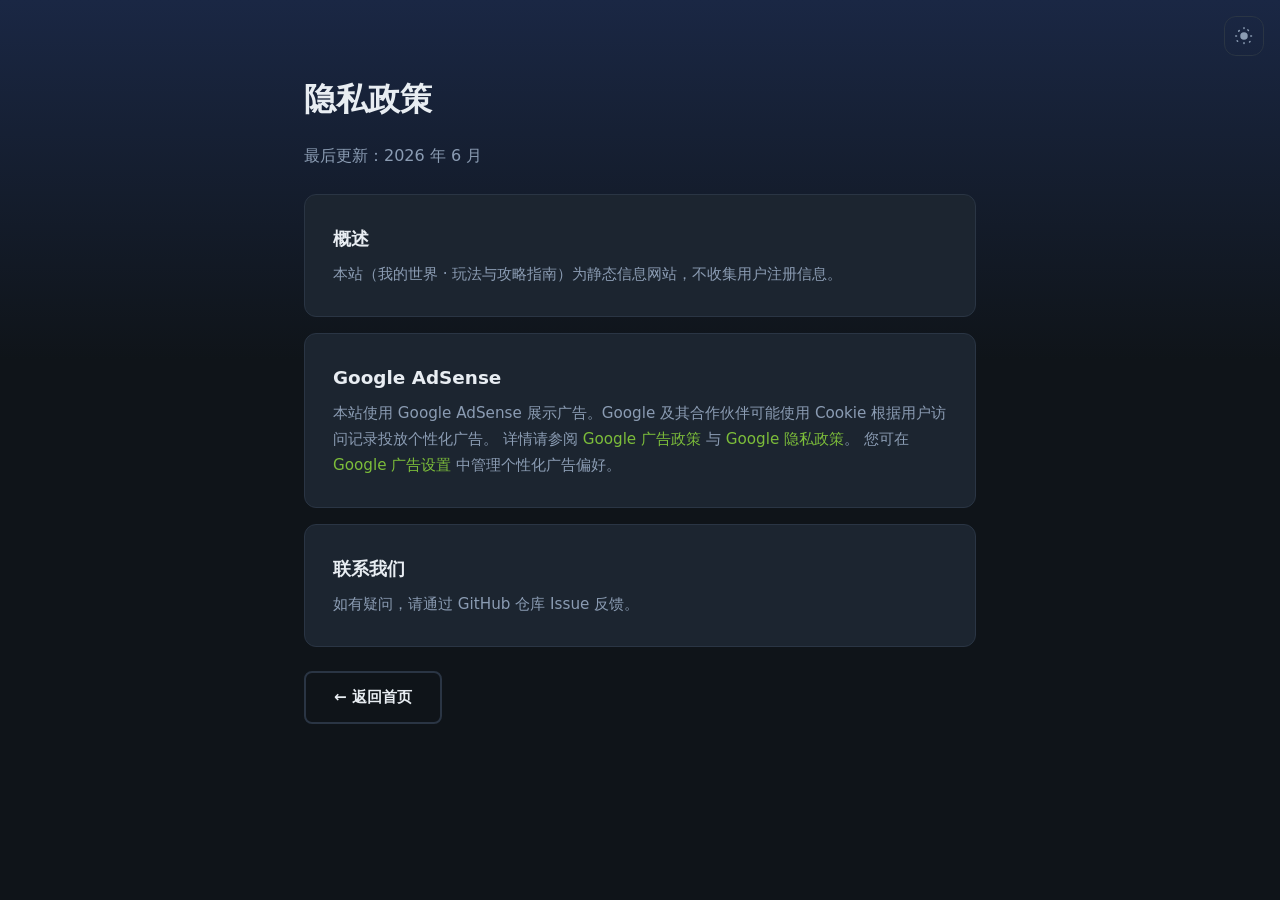
<file: privacy.html>
<!DOCTYPE html>
<html lang="zh-CN">
<head>
  <meta charset="UTF-8">
  <meta name="viewport" content="width=device-width, initial-scale=1.0">
  <meta name="google-adsense-account" content="ca-pub-2045994937692573">
  <title>隐私政策 · 我的世界攻略</title>
  <link rel="stylesheet" href="css/style.css">
  <script>
    (function () {
      try {
        var theme = localStorage.getItem('mcguide-theme');
        if (theme === 'light' || theme === 'dark') {
          document.documentElement.setAttribute('data-theme', theme);
        }
      } catch (e) {}
    })();
  </script>
</head>
<body>
  <button type="button" class="theme-toggle theme-toggle-floating" id="themeToggle" aria-label="切换亮色主题" title="切换亮色主题">
    <svg class="icon-sun" viewBox="0 0 24 24" aria-hidden="true"><path d="M12 17a5 5 0 1 0 0-10 5 5 0 0 0 0 10Zm0-14a1 1 0 0 1-1-1V1a1 1 0 1 1 2 0v1a1 1 0 0 1-1 1Zm0 20a1 1 0 0 1-1-1v-1a1 1 0 1 1 2 0v1a1 1 0 0 1-1 1ZM4.22 6.22a1 1 0 0 1 0-1.41l.71-.71a1 1 0 1 1 1.41 1.41l-.71.71a1 1 0 0 1-1.41 0ZM18.66 20.66a1 1 0 0 1 0-1.41l.71-.71a1 1 0 0 1 1.41 1.41l-.71.71a1 1 0 0 1-1.41 0ZM1 13a1 1 0 0 1 0-2h1a1 1 0 1 1 0 2H1Zm20 0a1 1 0 0 1 0-2h1a1 1 0 0 1 0 2h-1ZM4.22 19.78a1 1 0 0 1-1.41 0l-.71-.71a1 1 0 0 1 1.41-1.41l.71.71a1 1 0 0 1 0 1.41ZM18.66 5.34a1 1 0 0 1-1.41 0l-.71-.71a1 1 0 1 1 1.41-1.41l.71.71a1 1 0 0 1 0 1.41Z"/></svg>
    <svg class="icon-moon" viewBox="0 0 24 24" aria-hidden="true"><path d="M21 14.5A8.5 8.5 0 0 1 9.5 3 7 7 0 1 0 21 14.5Z"/></svg>
  </button>
  <div class="pixel-bg"></div>
  <main class="section">
    <div class="container" style="max-width: 720px;">
      <h1 style="margin-bottom: 16px;">隐私政策</h1>
      <p style="color: var(--text-muted); margin-bottom: 24px;">最后更新：2026 年 6 月</p>

      <div class="card" style="margin-bottom: 16px;">
        <h3 style="margin-bottom: 8px;">概述</h3>
        <p style="color: var(--text-muted);">本站（我的世界 · 玩法与攻略指南）为静态信息网站，不收集用户注册信息。</p>
      </div>

      <div class="card" style="margin-bottom: 16px;">
        <h3 style="margin-bottom: 8px;">Google AdSense</h3>
        <p style="color: var(--text-muted);">
          本站使用 Google AdSense 展示广告。Google 及其合作伙伴可能使用 Cookie 根据用户访问记录投放个性化广告。
          详情请参阅
          <a href="https://policies.google.com/technologies/ads" target="_blank" rel="noopener">Google 广告政策</a>
          与
          <a href="https://policies.google.com/privacy" target="_blank" rel="noopener">Google 隐私政策</a>。
          您可在
          <a href="https://www.google.com/settings/ads" target="_blank" rel="noopener">Google 广告设置</a>
          中管理个性化广告偏好。
        </p>
      </div>

      <div class="card" style="margin-bottom: 24px;">
        <h3 style="margin-bottom: 8px;">联系我们</h3>
        <p style="color: var(--text-muted);">如有疑问，请通过 GitHub 仓库 Issue 反馈。</p>
      </div>

      <a href="index.html" class="btn btn-outline">← 返回首页</a>
    </div>
  </main>
  <script src="js/app.js?v=6"></script>
</body>
</html>
</file>
<file: css/style.css>
/* ===== Variables ===== */
:root {
  color-scheme: dark;
  --grass: #5a9e2f;
  --grass-light: #7cbd3a;
  --grass-dark: #3b6b1e;
  --dirt: #8b6914;
  --stone: #7d7d7d;
  --stone-dark: #4a4a4a;
  --diamond: #4aedd9;
  --gold: #fccc00;
  --wood: #a0682a;
  --sky: #78a7ff;
  --sky-dark: #1a2744;
  --bg: #0f1419;
  --bg-alt: #161d27;
  --bg-card: #1c2530;
  --text: #e8edf2;
  --text-muted: #8b9cb3;
  --border: #2a3544;
  --accent: var(--grass-light);
  --accent-glow: rgba(124, 189, 58, 0.25);
  --radius: 12px;
  --shadow: 0 8px 32px rgba(0, 0, 0, 0.4);
  --font: 'Noto Sans SC', system-ui, sans-serif;
  --header-bg: rgba(15, 20, 25, 0.85);
  --pixel-grid: rgba(255, 255, 255, 0.015);
  --hover-bg: rgba(255, 255, 255, 0.06);
  --bg-elevated: #243040;
  --surface-muted: rgba(255, 255, 255, 0.04);
  --overlay-bg: rgba(0, 0, 0, 0.7);
  --code-bg: #0a0e14;
  --code-text: #a8d4a0;
  --ai-banner-bg: linear-gradient(135deg, rgba(26, 39, 68, 0.9), rgba(28, 37, 48, 0.95));
  --ai-banner-border: rgba(120, 167, 255, 0.3);
  --ai-badge-bg: rgba(120, 167, 255, 0.15);
  --java-banner-bg: linear-gradient(135deg, rgba(60, 45, 10, 0.85), rgba(28, 37, 48, 0.95));
  --java-banner-border: rgba(252, 204, 0, 0.35);
  --java-badge-bg: rgba(252, 204, 0, 0.15);
}

[data-theme="light"] {
  color-scheme: light;
  --sky-dark: #b8d4ff;
  --bg: #eef2f7;
  --bg-alt: #e4eaf2;
  --bg-card: #ffffff;
  --text: #1a2332;
  --text-muted: #5a6b7d;
  --border: #c8d4e0;
  --accent-glow: rgba(90, 158, 47, 0.12);
  --shadow: 0 8px 32px rgba(0, 0, 0, 0.08);
  --header-bg: rgba(255, 255, 255, 0.88);
  --pixel-grid: rgba(0, 0, 0, 0.04);
  --hover-bg: rgba(0, 0, 0, 0.05);
  --bg-elevated: #f0f4f8;
  --surface-muted: rgba(0, 0, 0, 0.04);
  --overlay-bg: rgba(15, 20, 25, 0.45);
  --code-bg: #f4f6f9;
  --code-text: #2d6a2e;
  --ai-banner-bg: linear-gradient(135deg, rgba(184, 212, 255, 0.45), rgba(255, 255, 255, 0.95));
  --ai-banner-border: rgba(90, 140, 220, 0.35);
  --ai-badge-bg: rgba(90, 140, 220, 0.15);
  --java-banner-bg: linear-gradient(135deg, rgba(255, 236, 170, 0.5), rgba(255, 255, 255, 0.95));
  --java-banner-border: rgba(180, 130, 0, 0.35);
  --java-badge-bg: rgba(252, 204, 0, 0.2);
}

/* ===== Reset & Base ===== */
*, *::before, *::after { box-sizing: border-box; margin: 0; padding: 0; }

html {
  scroll-behavior: smooth;
  scroll-padding-top: 80px;
}

body {
  font-family: var(--font);
  background: var(--bg);
  color: var(--text);
  line-height: 1.7;
  overflow-x: hidden;
}

.container {
  max-width: 1140px;
  margin: 0 auto;
  padding: 0 24px;
}

a { color: var(--accent); text-decoration: none; }
a:hover { text-decoration: underline; }

/* ===== Pixel Background ===== */
.pixel-bg {
  position: fixed;
  inset: 0;
  z-index: -1;
  background:
    linear-gradient(180deg, var(--sky-dark) 0%, var(--bg) 40%),
    repeating-linear-gradient(
      0deg,
      transparent,
      transparent 32px,
      var(--pixel-grid) 32px,
      var(--pixel-grid) 33px
    ),
    repeating-linear-gradient(
      90deg,
      transparent,
      transparent 32px,
      var(--pixel-grid) 32px,
      var(--pixel-grid) 33px
    );
}

/* ===== Header ===== */
.site-header {
  position: sticky;
  top: 0;
  z-index: 100;
  background: var(--header-bg);
  backdrop-filter: blur(12px);
  border-bottom: 1px solid var(--border);
}

.nav {
  display: flex;
  align-items: center;
  justify-content: space-between;
  height: 64px;
}

.logo {
  display: flex;
  align-items: center;
  gap: 10px;
  font-weight: 700;
  font-size: 1.1rem;
  color: var(--text);
  text-decoration: none;
}

.logo-block {
  width: 28px;
  height: 28px;
  background: linear-gradient(135deg, var(--grass-light), var(--grass-dark));
  border: 2px solid rgba(255,255,255,0.2);
  image-rendering: pixelated;
}

.logo-block.small { width: 20px; height: 20px; }

.nav-links {
  display: flex;
  list-style: none;
  gap: 8px;
  margin: 0 8px 0 auto;
  padding: 0;
}

.nav-actions {
  display: flex;
  align-items: center;
  gap: 8px;
  flex-shrink: 0;
}

.nav-links a {
  color: var(--text-muted);
  font-size: 0.9rem;
  padding: 6px 12px;
  border-radius: 6px;
  transition: color 0.2s, background 0.2s;
  text-decoration: none;
}

.nav-links a:hover {
  color: var(--text);
  background: var(--hover-bg);
  text-decoration: none;
}

.theme-toggle {
  display: inline-flex;
  align-items: center;
  justify-content: center;
  width: 40px;
  height: 40px;
  padding: 0;
  color: var(--text-muted);
  background: transparent;
  border: 1px solid var(--border);
  border-radius: var(--radius);
  cursor: pointer;
  transition: color 0.15s, background 0.15s, border-color 0.15s;
}

.theme-toggle:hover {
  color: var(--text);
  background: var(--bg-elevated);
  border-color: var(--text-muted);
}

.theme-toggle svg {
  width: 18px;
  height: 18px;
  fill: currentColor;
}

.theme-toggle .icon-sun,
.theme-toggle .icon-moon {
  display: none;
}

[data-theme="dark"] .theme-toggle .icon-sun,
:root:not([data-theme="light"]) .theme-toggle .icon-sun {
  display: block;
}

[data-theme="light"] .theme-toggle .icon-moon {
  display: block;
}

.theme-toggle-floating {
  position: fixed;
  top: 16px;
  right: 16px;
  z-index: 100;
}

.nav-toggle {
  display: none;
  flex-direction: column;
  justify-content: center;
  gap: 5px;
  width: 40px;
  height: 40px;
  padding: 8px;
  background: transparent;
  border: 1px solid var(--border);
  border-radius: var(--radius);
  cursor: pointer;
}

.nav-toggle span {
  display: block;
  width: 24px;
  height: 2px;
  background: var(--text);
  border-radius: 2px;
  transition: transform 0.3s;
}

/* ===== Hero ===== */
.hero {
  padding: 80px 0 60px;
}

.hero-inner {
  display: grid;
  grid-template-columns: 1fr 1fr;
  gap: 48px;
  align-items: center;
}

.hero-tag {
  display: inline-block;
  font-size: 0.8rem;
  font-weight: 500;
  letter-spacing: 2px;
  text-transform: uppercase;
  color: var(--grass-light);
  margin-bottom: 16px;
}

.hero h1 {
  font-size: clamp(2rem, 5vw, 3.2rem);
  font-weight: 900;
  line-height: 1.2;
  margin-bottom: 20px;
}

.hero h1 .highlight {
  background: linear-gradient(90deg, var(--grass-light), var(--diamond));
  -webkit-background-clip: text;
  -webkit-text-fill-color: transparent;
  background-clip: text;
}

.hero-desc {
  color: var(--text-muted);
  font-size: 1.05rem;
  margin-bottom: 32px;
  max-width: 520px;
}

.hero-actions {
  display: flex;
  gap: 12px;
  flex-wrap: wrap;
}

.btn {
  display: inline-flex;
  align-items: center;
  padding: 12px 28px;
  border-radius: 8px;
  font-size: 0.95rem;
  font-weight: 600;
  font-family: var(--font);
  cursor: pointer;
  border: 2px solid transparent;
  transition: transform 0.15s, box-shadow 0.2s;
  text-decoration: none;
}

.btn:hover { transform: translateY(-2px); text-decoration: none; }

.btn-primary {
  background: var(--grass);
  color: #fff;
  box-shadow: 0 4px 20px var(--accent-glow);
}

.btn-primary:hover { background: var(--grass-light); }

.btn-outline {
  background: transparent;
  color: var(--text);
  border-color: var(--border);
}

.btn-outline:hover {
  border-color: var(--grass);
  color: var(--grass-light);
}

/* World Preview */
.world-preview {
  position: relative;
  width: 100%;
  max-width: 380px;
  aspect-ratio: 1;
  margin: 0 auto;
  display: grid;
  grid-template-columns: repeat(3, 1fr);
  grid-template-rows: repeat(3, 1fr);
  gap: 8px;
  padding: 24px;
}

.block {
  border-radius: 4px;
  border: 2px solid rgba(0,0,0,0.3);
  animation: float 3s ease-in-out infinite;
}

.block.grass { background: linear-gradient(180deg, var(--grass-light) 40%, var(--dirt) 40%); animation-delay: 0s; }
.block.dirt { background: var(--dirt); animation-delay: 0.3s; }
.block.stone { background: var(--stone); animation-delay: 0.6s; }
.block.diamond { background: var(--diamond); box-shadow: 0 0 20px rgba(74,237,217,0.4); animation-delay: 0.9s; }
.block.wood { background: var(--wood); animation-delay: 1.2s; }
.block.gold { background: var(--gold); animation-delay: 1.5s; }

@keyframes float {
  0%, 100% { transform: translateY(0); }
  50% { transform: translateY(-6px); }
}

.player-silhouette {
  position: absolute;
  bottom: 20%;
  left: 50%;
  transform: translateX(-50%);
  width: 40px;
  height: 80px;
  background: linear-gradient(180deg, #3a7a1f 30%, #2a5a15 30%, #2a5a15 60%, #1a3a0d 60%);
  border: 2px solid rgba(0,0,0,0.4);
  border-radius: 2px;
}

/* ===== Search ===== */
.search-section {
  margin-bottom: 40px;
}

.search-box {
  position: relative;
  max-width: 600px;
  margin: 0 auto 16px;
}

.search-icon {
  position: absolute;
  left: 16px;
  top: 50%;
  transform: translateY(-50%);
  width: 20px;
  height: 20px;
  color: var(--text-muted);
}

#searchInput {
  width: 100%;
  padding: 14px 16px 14px 48px;
  background: var(--bg-card);
  border: 1px solid var(--border);
  border-radius: var(--radius);
  color: var(--text);
  font-size: 1rem;
  font-family: var(--font);
  outline: none;
  transition: border-color 0.2s, box-shadow 0.2s;
}

#searchInput:focus {
  border-color: var(--grass);
  box-shadow: 0 0 0 3px var(--accent-glow);
}

.craft-search {
  position: relative;
  max-width: 480px;
  margin: 0 auto 28px;
}

.craft-search-icon {
  position: absolute;
  left: 14px;
  top: 50%;
  transform: translateY(-50%);
  width: 18px;
  height: 18px;
  color: var(--text-muted);
  pointer-events: none;
}

#craftSearchInput {
  width: 100%;
  padding: 12px 14px 12px 42px;
  background: var(--bg-card);
  border: 1px solid var(--border);
  border-radius: var(--radius);
  color: var(--text);
  font-size: 0.95rem;
  font-family: var(--font);
  outline: none;
  transition: border-color 0.2s, box-shadow 0.2s;
}

#craftSearchInput:focus {
  border-color: var(--grass);
  box-shadow: 0 0 0 3px var(--accent-glow);
}

.craft-search-hint {
  margin-top: 10px;
  text-align: center;
  color: var(--text-muted);
  font-size: 0.9rem;
}

.craft-hidden {
  display: none !important;
}

.search-tags {
  display: flex;
  flex-wrap: wrap;
  gap: 8px;
  justify-content: center;
}

.tag {
  padding: 6px 14px;
  background: var(--bg-card);
  border: 1px solid var(--border);
  border-radius: 20px;
  color: var(--text-muted);
  font-size: 0.85rem;
  font-family: var(--font);
  cursor: pointer;
  transition: all 0.2s;
}

.tag:hover {
  border-color: var(--grass);
  color: var(--grass-light);
  background: rgba(124, 189, 58, 0.1);
}

/* ===== Sections ===== */
.section {
  padding: 72px 0;
}

.section-alt {
  background: var(--bg-alt);
}

.section-header {
  text-align: center;
  margin-bottom: 48px;
}

.section-header h2 {
  font-size: 2rem;
  font-weight: 800;
  margin-bottom: 8px;
}

.section-header p {
  color: var(--text-muted);
  font-size: 1.05rem;
}

/* ===== Cards ===== */
.card-grid {
  display: grid;
  gap: 24px;
}

.card-grid.cols-3 { grid-template-columns: repeat(3, 1fr); }
.card-grid.cols-2 { grid-template-columns: repeat(2, 1fr); }

.card {
  background: var(--bg-card);
  border: 1px solid var(--border);
  border-radius: var(--radius);
  padding: 28px;
  transition: transform 0.2s, box-shadow 0.2s;
}

.card:hover {
  transform: translateY(-4px);
  box-shadow: var(--shadow);
}

.card-icon {
  font-size: 2rem;
  margin-bottom: 12px;
}

.card h3 {
  font-size: 1.15rem;
  margin-bottom: 10px;
}

.card p, .card li {
  color: var(--text-muted);
  font-size: 0.95rem;
}

/* ===== Tabs ===== */
.mode-tabs {
  max-width: 800px;
  margin: 0 auto;
}

.tab-list {
  display: flex;
  gap: 4px;
  margin-bottom: 24px;
  flex-wrap: wrap;
}

.tab {
  flex: 1;
  min-width: 120px;
  padding: 12px 16px;
  background: var(--bg-card);
  border: 1px solid var(--border);
  border-radius: 8px;
  color: var(--text-muted);
  font-family: var(--font);
  font-size: 0.9rem;
  font-weight: 500;
  cursor: pointer;
  transition: all 0.2s;
}

.tab:hover { color: var(--text); }

.tab.active {
  background: var(--grass-dark);
  border-color: var(--grass);
  color: #fff;
}

.tab-panel {
  display: none;
  background: var(--bg-card);
  border: 1px solid var(--border);
  border-radius: var(--radius);
  padding: 32px;
  animation: fadeIn 0.3s ease;
}

.tab-panel.active { display: block; }

.tab-panel h3 {
  font-size: 1.3rem;
  margin-bottom: 12px;
  color: var(--grass-light);
}

.tab-panel p {
  color: var(--text-muted);
  margin-bottom: 16px;
}

.feature-list {
  list-style: none;
  padding: 0;
}

.feature-list li {
  padding: 8px 0 8px 24px;
  position: relative;
  color: var(--text-muted);
}

.feature-list li::before {
  content: '▸';
  position: absolute;
  left: 0;
  color: var(--grass-light);
}

@keyframes fadeIn {
  from { opacity: 0; transform: translateY(8px); }
  to { opacity: 1; transform: translateY(0); }
}

/* ===== Timeline ===== */
.timeline {
  position: relative;
  max-width: 700px;
  margin: 0 auto;
}

.timeline::before {
  content: '';
  position: absolute;
  left: 20px;
  top: 0;
  bottom: 0;
  width: 2px;
  background: var(--border);
}

.timeline-item {
  position: relative;
  padding-left: 56px;
  margin-bottom: 24px;
}

.timeline-marker {
  position: absolute;
  left: 8px;
  top: 24px;
  width: 26px;
  height: 26px;
  background: var(--grass);
  border-radius: 50%;
  display: flex;
  align-items: center;
  justify-content: center;
  font-size: 0.8rem;
  font-weight: 700;
  color: #fff;
  z-index: 1;
}

.timeline-content h3 {
  margin-bottom: 8px;
}

.timeline-content p {
  color: var(--text-muted);
}

/* ===== Guide Grid ===== */
.guide-grid {
  display: grid;
  grid-template-columns: repeat(2, 1fr);
  gap: 24px;
}

.guide-card {
  background: var(--bg-card);
  border: 1px solid var(--border);
  border-radius: var(--radius);
  padding: 28px;
  transition: box-shadow 0.2s;
}

.guide-card:hover { box-shadow: var(--shadow); }

.guide-badge {
  display: inline-block;
  padding: 4px 12px;
  background: rgba(124, 189, 58, 0.15);
  color: var(--grass-light);
  border-radius: 20px;
  font-size: 0.8rem;
  font-weight: 600;
  margin-bottom: 12px;
}

.guide-card h3 {
  font-size: 1.15rem;
  margin-bottom: 16px;
}

.guide-body p, .guide-body li {
  color: var(--text-muted);
  font-size: 0.92rem;
}

.tip {
  margin-top: 12px;
  padding: 12px;
  background: rgba(124, 189, 58, 0.08);
  border-left: 3px solid var(--grass);
  border-radius: 0 6px 6px 0;
  font-size: 0.9rem !important;
}

.ore-table {
  width: 100%;
  border-collapse: collapse;
  margin-bottom: 12px;
  font-size: 0.88rem;
}

.ore-table th, .ore-table td {
  padding: 8px 12px;
  text-align: left;
  border-bottom: 1px solid var(--border);
}

.ore-table th {
  color: var(--grass-light);
  font-weight: 600;
}

.ore-table td { color: var(--text-muted); }

.monster-list, .enchant-list, .farm-list {
  list-style: none;
  padding: 0;
}

.monster-list li, .enchant-list li, .farm-list li {
  padding: 6px 0;
  border-bottom: 1px solid rgba(255,255,255,0.04);
}

/* ===== Crafting Grid ===== */
.craft-layout {
  display: flex;
  gap: 24px;
  align-items: flex-start;
}

.craft-content {
  flex: 1;
  min-width: 0;
}

.craft-nav {
  flex: 0 0 160px;
  position: sticky;
  top: 80px;
  display: flex;
  flex-direction: column;
  gap: 4px;
  padding: 12px;
  background: var(--surface-muted);
  border: 1px solid var(--border);
  border-radius: var(--radius);
  max-height: calc(100vh - 100px);
  overflow-y: auto;
}

.craft-nav-link {
  display: block;
  padding: 6px 10px;
  background: var(--bg-card);
  border: 1px solid var(--border);
  border-radius: 6px;
  color: var(--text-muted);
  font-size: 0.8rem;
  text-decoration: none;
  transition: all 0.15s;
}

.craft-nav-link:hover {
  color: var(--grass-light);
  border-color: var(--grass);
  background: rgba(124, 189, 58, 0.1);
  text-decoration: none;
}

.craft-nav-link.active {
  color: #fff;
  border-color: var(--grass);
  background: var(--grass-dark);
}

.craft-category {
  font-size: 1.1rem;
  color: var(--grass-light);
  margin: 32px 0 16px;
  padding-left: 12px;
  border-left: 3px solid var(--grass);
}

.craft-category:first-of-type {
  margin-top: 0;
}

.craft-grid {
  display: grid;
  grid-template-columns: repeat(3, 1fr);
  gap: 20px;
}

.craft-item {
  background: var(--bg-card);
  border: 1px solid var(--border);
  border-radius: var(--radius);
  padding: 20px;
  text-align: center;
  transition: transform 0.2s;
}

.craft-item:hover { transform: scale(1.02); }

.craft-preview {
  display: grid;
  grid-template-columns: repeat(3, 32px);
  gap: 4px;
  justify-content: center;
  margin-bottom: 16px;
}

.craft-slot {
  width: 32px;
  height: 32px;
  background: var(--surface-muted);
  border: 1px solid var(--border);
  border-radius: 4px;
}

.craft-slot.filled { background: var(--wood); }
.craft-slot.stone { background: var(--stone); }
.craft-slot.iron { background: #c8c8c8; }
.craft-slot.stick { background: #6b4226; }
.craft-slot.wool { background: #eee; }
.craft-slot.book { background: #8b4513; }
.craft-slot.obsidian { background: #1a0a2e; }
.craft-slot.coal { background: #2a2a2a; }
.craft-slot.diamond { background: var(--diamond); }
.craft-slot.gold { background: var(--gold); }
.craft-slot.string { background: #e8e8e8; }
.craft-slot.flint { background: #555; }
.craft-slot.pearl { background: #0a6e5c; }
.craft-slot.blaze { background: #ffcc00; }
.craft-slot.netherite { background: #4a3f35; }
.craft-slot.paper { background: #f5f5dc; }
.craft-slot.leather { background: #8b4513; }
.craft-slot.feather { background: #fffacd; }
.craft-slot.shulker { background: #9b6db8; }
.craft-slot.redstone { background: #cc2222; }
.craft-slot.sugar { background: #6b8e23; }
.craft-slot.iron-ore { background: #b8734a; }
.craft-slot.gold-ore { background: #a89030; }
.craft-slot.sand { background: #dbd3a0; }
.craft-slot.charcoal { background: #3a3a3a; }
.craft-slot.bone { background: #f0f0e8; }
.craft-slot.glass { background: #88bbdd; }
.craft-slot.ancient-debris { background: #3d2f26; }
.craft-slot.netherite-scrap { background: #6b5a4a; }
.craft-slot.water { background: #3366cc; }
.craft-slot.lava { background: #ff6600; }
.craft-slot.end-frame { background: #4a7a6a; }
.craft-slot.gunpowder { background: #5a5a5a; }
.craft-slot.apple { background: #cc3333; }
.craft-slot.iron-block { background: #d0d0d0; }
.craft-slot.wheat { background: #c4a035; }
.craft-slot.redstone-torch { background: #cc4444; }
.craft-slot.nether-star { background: #e8f0ff; box-shadow: 0 0 6px rgba(200, 220, 255, 0.6); }
.craft-slot.nautilus { background: #f0dbb8; }
.craft-slot.heart-ocean { background: #1a6380; }

.craft-preview.portal {
  gap: 2px;
  justify-content: center;
}

.craft-preview.portal .craft-slot {
  width: 24px;
  height: 24px;
}

.craft-preview.portal-end .craft-slot {
  width: 20px;
  height: 20px;
}

.craft-preview.portal-nether {
  grid-template-columns: repeat(4, 24px);
}

.craft-preview.portal-end {
  grid-template-columns: repeat(5, 20px);
}

.craft-slot.portal-empty {
  background: transparent;
  border: 1px dashed var(--border);
}

.craft-slot.portal-core {
  background: linear-gradient(135deg, #6a0dad, #9932cc);
  box-shadow: inset 0 0 6px rgba(200, 100, 255, 0.5);
}

.craft-preview.smelting {
  grid-template-columns: 32px auto 32px;
  align-items: center;
}

.craft-arrow {
  display: flex;
  align-items: center;
  justify-content: center;
  color: var(--text-muted);
  font-size: 1rem;
  padding: 0 4px;
}

.craft-preview.shapeless {
  grid-template-columns: repeat(3, 32px);
  align-items: center;
}

.craft-plus {
  display: flex;
  align-items: center;
  justify-content: center;
  background: transparent !important;
  border: none !important;
  color: var(--text-muted);
  font-size: 0.85rem;
}

.craft-item h4 {
  margin-bottom: 4px;
  font-size: 0.95rem;
}

.craft-item p {
  color: var(--text-muted);
  font-size: 0.85rem;
}

/* ===== Build Tips ===== */
.palette {
  display: flex;
  gap: 8px;
  margin-top: 16px;
}

.swatch {
  width: 32px;
  height: 32px;
  border-radius: 4px;
  border: 2px solid rgba(0,0,0,0.3);
}

.swatch.oak { background: #b8945f; }
.swatch.stone { background: #7d7d7d; }
.swatch.brick { background: #966766; }
.swatch.dark-oak { background: #4a2910; }
.swatch.glass { background: rgba(200,230,255,0.3); border-color: #78a7ff; }

/* ===== Advanced ===== */
.advanced-grid {
  display: grid;
  grid-template-columns: repeat(3, 1fr);
  gap: 24px;
}

.advanced-card {
  background: var(--bg-card);
  border: 1px solid var(--border);
  border-radius: var(--radius);
  padding: 28px;
  border-top: 3px solid var(--grass);
}

.advanced-card.nether { border-top-color: #c74400; }
.advanced-card.end { border-top-color: #b077bc; }
.advanced-card.redstone { border-top-color: #cc0000; }
.advanced-card.structures { border-top-color: #4a9e6a; }
.advanced-card.beacon { border-top-color: #f0d060; }

.advanced-header {
  display: flex;
  align-items: center;
  gap: 10px;
  margin-bottom: 16px;
}

.advanced-icon { font-size: 1.5rem; }

.advanced-card h3 { font-size: 1.1rem; }

.advanced-card ol, .advanced-card ul {
  padding-left: 20px;
  color: var(--text-muted);
  font-size: 0.92rem;
}

.advanced-card li { margin-bottom: 8px; }

/* ===== FAQ ===== */
.faq-list {
  max-width: 760px;
  margin: 0 auto;
}

.faq-item {
  background: var(--bg-card);
  border: 1px solid var(--border);
  border-radius: var(--radius);
  margin-bottom: 12px;
  overflow: hidden;
}

.faq-item summary {
  padding: 18px 24px;
  cursor: pointer;
  font-weight: 600;
  list-style: none;
  display: flex;
  align-items: center;
  justify-content: space-between;
}

.faq-item summary::after {
  content: '+';
  font-size: 1.2rem;
  color: var(--grass-light);
  transition: transform 0.2s;
}

.faq-item[open] summary::after {
  transform: rotate(45deg);
}

.faq-item p {
  padding: 0 24px 18px;
  color: var(--text-muted);
  font-size: 0.95rem;
}

.faq-item code {
  background: rgba(255,255,255,0.06);
  padding: 2px 6px;
  border-radius: 4px;
  font-size: 0.88rem;
}

/* ===== Footer ===== */
.site-footer {
  background: var(--bg-alt);
  border-top: 1px solid var(--border);
  padding: 48px 0;
}

.footer-inner {
  text-align: center;
}

.footer-brand {
  display: flex;
  align-items: center;
  justify-content: center;
  gap: 10px;
  margin-bottom: 16px;
  font-weight: 600;
}

.footer-note {
  color: var(--text-muted);
  font-size: 0.85rem;
  margin-bottom: 20px;
}

.back-to-top {
  display: inline-block;
  color: var(--text-muted);
  font-size: 0.9rem;
}

.back-to-top:hover { color: var(--grass-light); }

/* ===== Search Results Overlay ===== */
.search-results {
  position: fixed;
  inset: 0;
  z-index: 200;
  background: var(--overlay-bg);
  backdrop-filter: blur(4px);
  display: flex;
  align-items: flex-start;
  justify-content: center;
  padding-top: 120px;
}

.search-results[hidden] {
  display: none !important;
}

.search-results-inner {
  background: var(--bg-card);
  border: 1px solid var(--border);
  border-radius: var(--radius);
  padding: 32px;
  max-width: 600px;
  width: 100%;
  max-height: 60vh;
  overflow-y: auto;
}

.search-results-inner h3 {
  margin-bottom: 16px;
}

.search-result-count {
  font-size: 0.85rem;
  font-weight: 500;
  color: var(--text-muted);
}

#searchResultsList {
  list-style: none;
  margin-bottom: 20px;
}

#searchResultsList li {
  padding: 12px 14px;
  border-radius: 8px;
  cursor: pointer;
  transition: background 0.15s;
  border-bottom: 1px solid rgba(255,255,255,0.04);
}

#searchResultsList li:last-child {
  border-bottom: none;
}

#searchResultsList li:hover {
  background: var(--hover-bg);
}

#searchResultsList li.no-result {
  cursor: default;
  color: var(--text-muted);
}

#searchResultsList li.no-result:hover {
  background: transparent;
}

.search-result-badge {
  display: inline-block;
  font-size: 0.72rem;
  font-weight: 600;
  color: var(--grass-light);
  background: var(--accent-glow);
  padding: 2px 8px;
  border-radius: 999px;
  margin-bottom: 6px;
}

#searchResultsList strong {
  display: block;
  margin-bottom: 4px;
}

#searchResultsList small {
  color: var(--text-muted);
  line-height: 1.5;
}

.search-highlight {
  outline: 2px solid var(--grass-light);
  outline-offset: 4px;
  transition: outline 0.3s;
}

.search-hidden {
  display: none !important;
}

/* ===== AI Module (Steve) ===== */
.ai-banner {
  background: var(--ai-banner-bg);
  border-color: var(--ai-banner-border);
  margin-bottom: 8px;
}

.ai-badge {
  display: inline-block;
  padding: 4px 12px;
  background: var(--ai-badge-bg);
  color: var(--sky);
  border-radius: 20px;
  font-size: 0.8rem;
  font-weight: 600;
  margin-bottom: 12px;
}

.ai-banner h3 {
  font-size: 1.4rem;
  margin-bottom: 12px;
}

.ai-banner p {
  color: var(--text-muted);
  margin-bottom: 20px;
  max-width: 720px;
}

.ai-links {
  display: flex;
  gap: 12px;
  flex-wrap: wrap;
}

.ai-version-card {
  margin-bottom: 32px;
}

.ai-version-card h4 {
  margin-bottom: 12px;
  color: var(--grass-light);
  font-size: 1.1rem;
}

.version-intro {
  color: var(--text-muted);
  font-size: 0.92rem;
  margin-bottom: 16px;
}

.version-subtitle {
  font-size: 0.95rem;
  font-weight: 600;
  color: var(--text);
  margin: 20px 0 10px;
}

.version-note {
  color: var(--text-muted);
  font-size: 0.85rem;
  margin: -8px 0 16px;
}

.version-table {
  margin-bottom: 16px;
}

.version-table td strong,
.version-table th {
  white-space: nowrap;
}

.version-notes {
  margin-bottom: 12px;
}

.version-notes li {
  font-size: 0.9rem;
  color: var(--text-muted);
}

.ai-setup-grid {
  display: grid;
  grid-template-columns: 1fr 1.4fr;
  gap: 24px;
  margin-bottom: 24px;
}

.ai-setup-grid h4 {
  margin-bottom: 12px;
  color: var(--grass-light);
}

.ai-install-guide {
  margin-bottom: 32px;
}

.ai-install-guide h4 {
  margin-bottom: 12px;
  color: var(--grass-light);
  font-size: 1.1rem;
}

.install-intro {
  color: var(--text-muted);
  font-size: 0.92rem;
  margin-bottom: 24px;
}

.install-step {
  padding: 20px 0;
  border-top: 1px solid var(--border);
}

.install-step:first-of-type {
  border-top: none;
  padding-top: 0;
}

.install-step h5 {
  display: flex;
  align-items: center;
  gap: 12px;
  font-size: 1rem;
  margin-bottom: 12px;
  color: var(--text);
}

.install-step-num {
  display: inline-flex;
  align-items: center;
  justify-content: center;
  width: 28px;
  height: 28px;
  background: var(--ai-badge-bg);
  color: var(--sky);
  border-radius: 50%;
  font-size: 0.85rem;
  font-weight: 700;
  flex-shrink: 0;
}

.install-method-label {
  font-size: 0.9rem;
  font-weight: 600;
  color: var(--grass-light);
  margin: 12px 0 8px;
}

.install-path-table td code {
  font-size: 0.82rem;
  word-break: break-all;
}

.step-list {
  padding-left: 20px;
  color: var(--text-muted);
  font-size: 0.92rem;
}

.step-list li {
  margin-bottom: 8px;
}

.step-list code, .guide-body code, .faq-item code {
  background: rgba(255, 255, 255, 0.06);
  padding: 2px 6px;
  border-radius: 4px;
  font-size: 0.88rem;
}

kbd {
  display: inline-block;
  padding: 2px 8px;
  background: var(--bg);
  border: 1px solid var(--border);
  border-radius: 4px;
  font-family: inherit;
  font-size: 0.85rem;
  box-shadow: 0 2px 0 var(--border);
}

.code-block-wrap {
  margin-bottom: 32px;
}

.code-label {
  font-size: 0.85rem;
  color: var(--text-muted);
  margin-bottom: 8px;
}

.code-block {
  background: var(--code-bg);
  border: 1px solid var(--border);
  border-radius: var(--radius);
  padding: 20px;
  overflow-x: auto;
  margin-bottom: 12px;
}

.code-block code {
  font-family: 'Consolas', 'Monaco', monospace;
  font-size: 0.85rem;
  line-height: 1.6;
  color: var(--code-text);
  white-space: pre;
}

.code-block.compact {
  padding: 14px;
  margin-bottom: 12px;
}

.ai-practice .feature-list li {
  font-size: 0.92rem;
}

.ai-flow {
  margin-bottom: 32px;
}

.flow-steps {
  display: flex;
  align-items: center;
  justify-content: space-between;
  gap: 8px;
  flex-wrap: wrap;
  margin-bottom: 16px;
}

.flow-step {
  flex: 1;
  min-width: 140px;
  text-align: center;
  padding: 16px 12px;
  background: var(--surface-muted);
  border-radius: 8px;
}

.flow-step span {
  display: inline-flex;
  align-items: center;
  justify-content: center;
  width: 28px;
  height: 28px;
  background: var(--grass);
  border-radius: 50%;
  font-weight: 700;
  font-size: 0.85rem;
  margin-bottom: 8px;
}

.flow-step p {
  font-size: 0.85rem;
  color: var(--text-muted);
}

.flow-arrow {
  color: var(--grass-light);
  font-size: 1.2rem;
  flex-shrink: 0;
}

.flow-note {
  color: var(--text-muted);
  font-size: 0.9rem;
  padding-top: 12px;
  border-top: 1px solid var(--border);
}

/* ===== Java Module ===== */
.java-banner {
  background: var(--java-banner-bg);
  border-color: var(--java-banner-border);
  margin-bottom: 32px;
}

.java-badge {
  display: inline-block;
  padding: 4px 12px;
  background: var(--java-badge-bg);
  color: var(--gold);
  border-radius: 20px;
  font-size: 0.8rem;
  font-weight: 600;
  margin-bottom: 12px;
}

.java-banner h3 {
  font-size: 1.4rem;
  margin-bottom: 12px;
}

.java-banner p {
  color: var(--text-muted);
  margin-bottom: 20px;
  max-width: 720px;
}

.java-links {
  display: flex;
  gap: 12px;
  flex-wrap: wrap;
}

.java-mdk-guide .install-step-num,
.java-step-num {
  background: var(--java-badge-bg);
  color: var(--gold);
}

.java-structure-card {
  margin-bottom: 32px;
}

.java-flow {
  margin-bottom: 32px;
}

.java-flow-step span {
  background: var(--gold);
  color: #1a1500;
}

/* ===== Google Ads ===== */
.ad-container {
  margin: 24px auto 40px;
  padding: 12px 16px;
  background: var(--surface-muted);
  border: 1px dashed var(--border);
  border-radius: var(--radius);
  min-height: 90px;
  text-align: center;
}

.ad-label {
  font-size: 0.7rem;
  color: var(--text-muted);
  letter-spacing: 1px;
  text-transform: uppercase;
  margin-bottom: 8px;
  opacity: 0.6;
}

.ad-slot {
  min-height: 60px;
}

.ad-slot[hidden] {
  display: none;
}

.footer-note a {
  color: var(--text-muted);
  font-size: 0.85rem;
}

.footer-note a:hover {
  color: var(--grass-light);
}

/* ===== Responsive ===== */
@media (max-width: 900px) {
  .hero-inner { grid-template-columns: 1fr; text-align: center; }
  .hero-desc { margin-left: auto; margin-right: auto; }
  .hero-actions { justify-content: center; }
  .hero-visual { order: -1; }
  .card-grid.cols-3, .card-grid.cols-2 { grid-template-columns: 1fr; }
  .guide-grid { grid-template-columns: 1fr; }
  .craft-grid { grid-template-columns: repeat(2, 1fr); }
  .craft-layout { flex-direction: column; }
  .craft-nav {
    flex: none;
    width: 100%;
    flex-direction: row;
    flex-wrap: wrap;
    position: static;
    max-height: none;
    overflow-y: visible;
  }
  .advanced-grid { grid-template-columns: 1fr; }
  .ai-setup-grid { grid-template-columns: 1fr; }
  .flow-steps { flex-direction: column; }
  .flow-arrow { transform: rotate(90deg); }
}

@media (max-width: 640px) {
  .nav-toggle { display: flex; }

  .theme-toggle { margin-left: 0; }

  .nav-links {
    position: fixed;
    top: 64px;
    left: 0;
    right: 0;
    background: var(--bg);
    flex-direction: column;
    padding: 16px;
    border-bottom: 1px solid var(--border);
    transform: translateY(-120%);
    opacity: 0;
    transition: transform 0.3s, opacity 0.3s;
    pointer-events: none;
  }

  .nav-links.open {
    transform: translateY(0);
    opacity: 1;
    pointer-events: auto;
  }

  .nav-links a {
    display: block;
    padding: 12px 16px;
  }

  .tab-list { flex-direction: column; }
  .craft-grid { grid-template-columns: 1fr; }
  .section { padding: 48px 0; }
}
</file>
